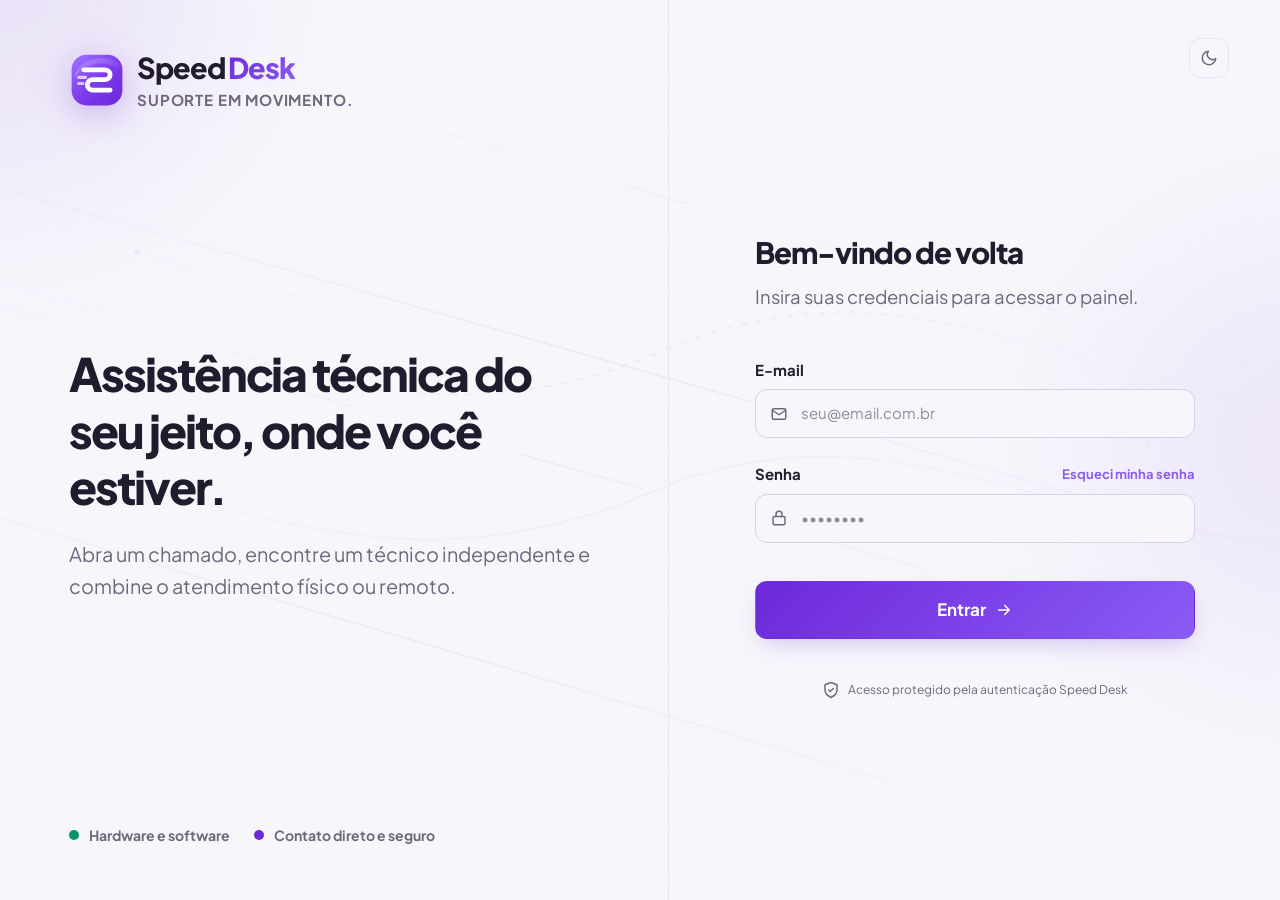
<file: frontend/index.html>
<!DOCTYPE html>
<html lang="pt-BR" data-theme="dark">
<head>
    <meta charset="UTF-8">
    <meta name="viewport" content="width=device-width, initial-scale=1.0">
    <meta name="description" content="Speed Desk — marketplace de assistência técnica.">
    <title>Entrar — Speed Desk</title>
    <link rel="preconnect" href="https://fonts.googleapis.com">
    <link rel="preconnect" href="https://fonts.gstatic.com" crossorigin>
    <link href="https://fonts.googleapis.com/css2?family=Plus+Jakarta+Sans:wght@400;500;600;700;800&display=swap" rel="stylesheet">
    <link rel="stylesheet" href="css/style.css?v=20260821.4">
    <script>
        (() => {
            const savedTheme = localStorage.getItem('speeddesk-theme');
            const preferredTheme = savedTheme === 'light' || savedTheme === 'dark'
                ? savedTheme
                : (window.matchMedia('(prefers-color-scheme: light)').matches ? 'light' : 'dark');
            document.documentElement.dataset.theme = preferredTheme;
            document.documentElement.style.colorScheme = preferredTheme;
        })();
    </script>
</head>
<body>
    <div class="velocity-background" aria-hidden="true">
        <div class="velocity-lines"></div>
    </div>

    <main class="login-page">
        <section class="login-brand-panel" aria-labelledby="brandHeadline">
            <a class="brand-lockup" href="index.html" aria-label="Speed Desk — página de login">
                <img class="brand-mark" src="assets/logo.svg" alt="">
                <span class="brand-copy">
                    <span class="brand-name">Speed <span class="brand-name-accent">Desk</span></span>
                    <span class="brand-tagline">Suporte em movimento.</span>
                </span>
            </a>

            <div class="login-message">
                <h1 id="brandHeadline">Assistência técnica do seu jeito, onde você estiver.</h1>
                <p>Abra um chamado, encontre um técnico independente e combine o atendimento físico ou remoto.</p>
            </div>

            <div class="login-highlights" aria-label="Destaques da plataforma">
                <span class="login-highlight">
                    <span class="login-highlight-dot" aria-hidden="true"></span>
                    Hardware e software
                </span>
                <span class="login-highlight">
                    <span class="login-highlight-dot" aria-hidden="true"></span>
                    Contato direto e seguro
                </span>
            </div>
        </section>

        <section class="login-form-panel" aria-labelledby="formTitle">
            <div class="login-theme-control">
                <button id="toggleThemeBtn" class="icon-button" type="button" aria-label="Alternar tema claro e escuro">
                    <svg class="icon theme-icon theme-icon-sun" viewBox="0 0 24 24" aria-hidden="true">
                        <circle cx="12" cy="12" r="4"></circle>
                        <path d="M12 2v2M12 20v2M4.93 4.93l1.42 1.42M17.66 17.66l1.41 1.41M2 12h2M20 12h2M4.93 19.07l1.42-1.42M17.66 6.34l1.41-1.41"></path>
                    </svg>
                    <svg class="icon theme-icon theme-icon-moon" viewBox="0 0 24 24" aria-hidden="true">
                        <path d="M21 12.79A9 9 0 1 1 11.21 3 7 7 0 0 0 21 12.79z"></path>
                    </svg>
                </button>
            </div>

            <div class="auth-container">
                <header class="auth-header">
                    <h2 id="formTitle">Bem-vindo de volta</h2>
                    <p>Insira suas credenciais para acessar o painel.</p>
                </header>

                <div id="loginError" class="login-error" role="alert" aria-live="polite" hidden></div>

                <form id="loginForm" class="login-form">
                    <div class="form-group">
                        <label class="form-label" for="email">E-mail</label>
                        <div class="input-shell">
                            <svg class="icon" viewBox="0 0 24 24" aria-hidden="true">
                                <rect x="3" y="5" width="18" height="14" rx="2"></rect>
                                <path d="m3 7 9 6 9-6"></path>
                            </svg>
                            <input
                                class="form-control"
                                id="email"
                                name="email"
                                type="email"
                                autocomplete="email"
                                placeholder="seu@email.com.br"
                                required
                            >
                        </div>
                    </div>

                    <div class="form-group">
                        <div class="password-label-row">
                            <label class="form-label" for="password">Senha</label>
                            <a class="forgot-password" href="redefinir-senha.html">
                                Esqueci minha senha
                            </a>
                        </div>
                        <div class="input-shell">
                            <svg class="icon" viewBox="0 0 24 24" aria-hidden="true">
                                <rect x="4" y="10" width="16" height="11" rx="2"></rect>
                                <path d="M8 10V7a4 4 0 0 1 8 0v3"></path>
                            </svg>
                            <input
                                class="form-control"
                                id="password"
                                name="password"
                                type="password"
                                autocomplete="current-password"
                                placeholder="••••••••"
                                required
                            >
                        </div>
                    </div>

                    <button id="submitBtn" class="btn btn-primary login-submit" type="submit">
                        <span>Entrar</span>
                        <svg class="icon" viewBox="0 0 24 24" aria-hidden="true">
                            <path d="M5 12h14M13 6l6 6-6 6"></path>
                        </svg>
                    </button>
                </form>

                <p class="login-security-note">
                    <svg class="icon" viewBox="0 0 24 24" aria-hidden="true">
                        <path d="M12 22s8-4 8-10V5l-8-3-8 3v7c0 6 8 10 8 10z"></path>
                        <path d="m9 12 2 2 4-4"></path>
                    </svg>
                    Acesso protegido pela autenticação Speed Desk
                </p>
            </div>
        </section>
    </main>

    <script type="module" src="js/login.js"></script>
</body>
</html>
</file>
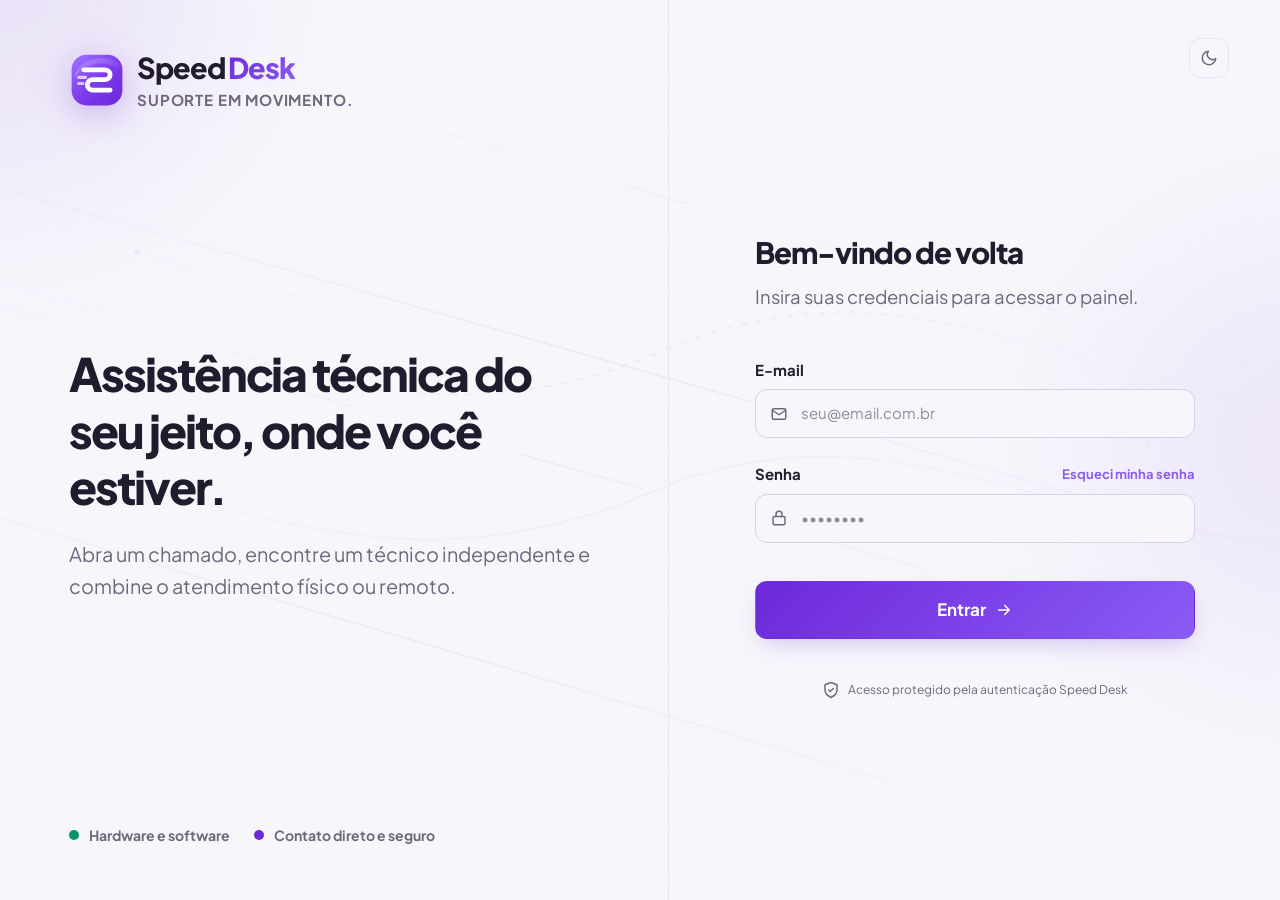
<file: frontend/assets.html>
<!DOCTYPE html>
<html lang="pt-BR" data-theme="dark">
<head>
    <meta charset="UTF-8">
    <meta name="viewport" content="width=device-width, initial-scale=1.0">
    <meta name="description" content="Seus equipamentos cadastrados no Speed Desk.">
    <title>Ativos — Speed Desk</title>
    <link rel="preconnect" href="https://fonts.googleapis.com">
    <link rel="preconnect" href="https://fonts.gstatic.com" crossorigin>
    <link href="https://fonts.googleapis.com/css2?family=JetBrains+Mono:wght@600;700;800&family=Plus+Jakarta+Sans:wght@400;500;600;700;800&display=swap" rel="stylesheet">
    <link rel="stylesheet" href="css/style.css?v=20260821.4">
    <link rel="stylesheet" href="css/assets.css?v=20260821.1">
    <script>
        (() => {
            const savedTheme = localStorage.getItem('speeddesk-theme');
            const preferredTheme = savedTheme === 'light' || savedTheme === 'dark'
                ? savedTheme
                : (window.matchMedia('(prefers-color-scheme: light)').matches ? 'light' : 'dark');
            document.documentElement.dataset.theme = preferredTheme;
            document.documentElement.style.colorScheme = preferredTheme;
        })();
    </script>
</head>
<body>
    <div class="velocity-background" aria-hidden="true">
        <div class="velocity-lines"></div>
    </div>

    <div class="app-shell">
        <aside class="sidebar" id="sidebar-container"></aside>

        <div class="main-column">
            <header class="topbar">
                <div class="topbar-start asset-topbar-start">
                    <button id="mobileMenuBtn" class="icon-button mobile-menu-button" type="button" aria-label="Abrir menu" aria-expanded="false">
                        <svg class="icon" viewBox="0 0 24 24" aria-hidden="true"><path d="M4 6h16M4 12h16M4 18h16"></path></svg>
                    </button>
                    <label class="topbar-search asset-topbar-search" for="assetQuery">
                        <svg class="icon" viewBox="0 0 24 24" aria-hidden="true"><circle cx="11" cy="11" r="8"></circle><path d="m21 21-4.35-4.35"></path></svg>
                        <span class="visually-hidden">Pesquisar ativos</span>
                        <input id="assetQuery" class="topbar-search-input" type="search" placeholder="Pesquisar por modelo, fabricante, serial ou cliente..." autocomplete="off">
                    </label>
                </div>

                <div class="topbar-actions">
                    <button id="toggleThemeBtn" class="icon-button" type="button" aria-label="Alternar tema claro e escuro">
                        <svg class="icon theme-icon theme-icon-sun" viewBox="0 0 24 24" aria-hidden="true"><circle cx="12" cy="12" r="4"></circle><path d="M12 2v2M12 20v2M4.93 4.93l1.42 1.42M17.66 17.66l1.41 1.41M2 12h2M20 12h2M4.93 19.07l1.42-1.42M17.66 6.34l1.41-1.41"></path></svg>
                        <svg class="icon theme-icon theme-icon-moon" viewBox="0 0 24 24" aria-hidden="true"><path d="M21 12.79A9 9 0 1 1 11.21 3 7 7 0 0 0 21 12.79z"></path></svg>
                    </button>
                    <div class="topbar-profile">
                        <span class="user-avatar" data-topbar-avatar></span>
                        <span class="topbar-user-copy">
                            <span class="topbar-user-name" data-topbar-name>Usuário</span>
                            <span class="topbar-user-status">Sessão ativa</span>
                        </span>
                    </div>
                </div>
            </header>

            <main class="content asset-catalog-page">
                <header class="page-heading">
                    <div class="page-heading-main">
                        <div class="page-title-row">
                            <h1 id="assetsPageTitle" class="page-title">Ativos</h1>
                            <span id="assetCount" class="live-badge" aria-live="polite">Carregando</span>
                        </div>
                        <p id="assetsPageDescription" class="page-description">Inventário central de equipamentos, garantias e histórico de atendimento.</p>
                    </div>
                    <button id="btnOpenModal" class="btn btn-primary" type="button" hidden>
                        <svg class="icon" viewBox="0 0 24 24" aria-hidden="true"><path d="M12 5v14M5 12h14"></path></svg>
                        Novo ativo
                    </button>
                </header>

                <section class="asset-summary-grid" aria-label="Resumo do inventário">
                    <article class="asset-summary-card">
                        <span class="asset-summary-icon tone-brand" aria-hidden="true">
                            <svg class="icon" viewBox="0 0 24 24"><rect x="3" y="5" width="18" height="13" rx="2"></rect><path d="M8 21h8M12 18v3"></path></svg>
                        </span>
                        <span class="asset-summary-copy"><span>Resultado atual</span><strong id="summaryTotal">—</strong></span>
                    </article>
                    <article class="asset-summary-card">
                        <span class="asset-summary-icon tone-success" aria-hidden="true">
                            <svg class="icon" viewBox="0 0 24 24"><path d="m5 12 4 4L19 6"></path></svg>
                        </span>
                        <span class="asset-summary-copy"><span>Ativos em operação</span><strong id="summaryActive">—</strong></span>
                    </article>
                    <article class="asset-summary-card">
                        <span class="asset-summary-icon tone-warning" aria-hidden="true">
                            <svg class="icon" viewBox="0 0 24 24"><path d="M12 3v3M18.4 5.6l-2.1 2.1M21 12h-3M5.6 5.6l2.1 2.1M3 12h3"></path><path d="M7 17h10M9 21h6"></path></svg>
                        </span>
                        <span class="asset-summary-copy"><span>Em manutenção</span><strong id="summaryMaintenance">—</strong></span>
                    </article>
                    <article class="asset-summary-card asset-summary-card-alert">
                        <span class="asset-summary-icon tone-danger" aria-hidden="true">
                            <svg class="icon" viewBox="0 0 24 24"><path d="M10.3 3.9 1.8 18a2 2 0 0 0 1.7 3h17a2 2 0 0 0 1.7-3L13.7 3.9a2 2 0 0 0-3.4 0z"></path><path d="M12 9v4M12 17h.01"></path></svg>
                        </span>
                        <span class="asset-summary-copy"><span>Garantias a vencer</span><strong id="summaryWarranty">—</strong></span>
                    </article>
                </section>

                <section class="page-card asset-catalog" aria-labelledby="assetFiltersTitle">
                    <div class="asset-filter-area">
                        <div class="asset-filter-heading">
                            <div>
                                <h2 id="assetFiltersTitle">Filtrar inventário</h2>
                                <p>Combine tipo, situação e garantia para localizar o equipamento certo.</p>
                            </div>
                            <button id="clearFiltersBtn" class="btn btn-secondary btn-compact" type="button">Limpar filtros</button>
                        </div>

                        <form id="assetFilters" class="asset-filter-grid">
                            <label class="asset-filter-field">
                                <span class="form-label">Tipo</span>
                                <select id="assetTypeFilter" class="form-control" name="tipo">
                                    <option value="">Todos os tipos</option>
                                    <option value="NOTEBOOK">Notebook</option>
                                    <option value="DESKTOP">Desktop</option>
                                    <option value="MONITOR">Monitor</option>
                                    <option value="IMPRESSORA">Impressora</option>
                                    <option value="SERVIDOR">Servidor</option>
                                    <option value="EQUIPAMENTO_REDE">Equipamento de rede</option>
                                    <option value="PERIFERICO">Periférico</option>
                                    <option value="OUTRO">Outro</option>
                                </select>
                            </label>
                            <label class="asset-filter-field">
                                <span class="form-label">Situação</span>
                                <select id="assetStatusFilter" class="form-control" name="status">
                                    <option value="">Todas as situações</option>
                                    <option value="ATIVO">Ativo</option>
                                    <option value="EM_MANUTENCAO">Em manutenção</option>
                                    <option value="INATIVO">Inativo</option>
                                    <option value="DESCARTADO">Descartado</option>
                                </select>
                            </label>
                            <label class="asset-filter-field">
                                <span class="form-label">Garantia</span>
                                <select id="assetWarrantyFilter" class="form-control" name="warrantyState">
                                    <option value="">Todas as garantias</option>
                                    <option value="VIGENTE">Vigente</option>
                                    <option value="EXPIRA_EM_BREVE">Expira em breve</option>
                                    <option value="EXPIRADA">Expirada</option>
                                    <option value="NAO_INFORMADA">Não informada</option>
                                    <option value="NAO_ELEGIVEL">Não elegível</option>
                                </select>
                            </label>
                            <label id="assetClientFilterGroup" class="asset-filter-field" hidden>
                                <span class="form-label">Proprietário</span>
                                <select id="assetClientFilter" class="form-control" name="clienteId" disabled>
                                    <option value="">Todos os clientes</option>
                                </select>
                            </label>
                            <button class="btn btn-primary asset-filter-submit" type="submit">
                                <svg class="icon" viewBox="0 0 24 24" aria-hidden="true"><path d="M4 5h16M7 12h10M10 19h4"></path></svg>
                                Aplicar
                            </button>
                        </form>
                    </div>

                    <div class="asset-results-head">
                        <div>
                            <h2>Equipamentos</h2>
                            <p id="assetResultsSummary" aria-live="polite">Preparando o inventário...</p>
                        </div>
                    </div>

                    <div class="table-scroll asset-table-scroll">
                        <table class="data-table asset-table">
                            <thead>
                                <tr>
                                    <th scope="col">Equipamento</th>
                                    <th scope="col">Proprietário</th>
                                    <th scope="col">Tipo</th>
                                    <th scope="col">Situação</th>
                                    <th scope="col">Garantia</th>
                                    <th scope="col">Serial</th>
                                    <th scope="col"><span class="visually-hidden">Ações</span></th>
                                </tr>
                            </thead>
                            <tbody id="assetsTableBody" aria-live="polite" aria-busy="true">
                                <tr class="asset-state-row"><td colspan="7">Carregando ativos...</td></tr>
                            </tbody>
                        </table>
                    </div>
                </section>
            </main>
        </div>
    </div>

    <div class="modal-overlay" id="assetModal" role="dialog" aria-modal="true" aria-labelledby="assetModalTitle" aria-describedby="assetModalDescription" aria-hidden="true" inert hidden>
        <div class="modal-content asset-modal-content">
            <header class="modal-header">
                <div>
                    <h2 id="assetModalTitle">Novo ativo</h2>
                    <p id="assetModalDescription" class="modal-description">Cadastre os dados de inventário e garantia do equipamento.</p>
                </div>
                <button class="modal-close" id="btnCloseModal" type="button" aria-label="Fechar">&times;</button>
            </header>
            <form id="assetForm">
                <div class="asset-form-grid">
                    <label class="form-group asset-field-wide">
                        <span class="form-label">Modelo</span>
                        <input type="text" id="assetModel" class="form-control" required maxlength="255" placeholder="Ex.: Latitude 5440" autocomplete="off">
                    </label>
                    <label class="form-group">
                        <span class="form-label">Fabricante</span>
                        <input type="text" id="assetManufacturer" class="form-control" maxlength="255" placeholder="Ex.: Dell" autocomplete="organization">
                    </label>
                    <label class="form-group">
                        <span class="form-label">Tipo</span>
                        <select id="assetType" class="form-control" required>
                            <option value="">Selecione</option>
                            <option value="NOTEBOOK">Notebook</option>
                            <option value="DESKTOP">Desktop</option>
                            <option value="MONITOR">Monitor</option>
                            <option value="IMPRESSORA">Impressora</option>
                            <option value="SERVIDOR">Servidor</option>
                            <option value="EQUIPAMENTO_REDE">Equipamento de rede</option>
                            <option value="PERIFERICO">Periférico</option>
                            <option value="OUTRO">Outro</option>
                        </select>
                    </label>
                    <label class="form-group">
                        <span class="form-label">Número de série</span>
                        <input type="text" id="assetSerial" class="form-control" required maxlength="255" placeholder="Ex.: SN-4X2K91" autocomplete="off">
                    </label>
                    <label class="form-group">
                        <span class="form-label">Situação</span>
                        <select id="assetStatus" class="form-control" required>
                            <option value="ATIVO">Ativo</option>
                            <option value="EM_MANUTENCAO">Em manutenção</option>
                            <option value="INATIVO">Inativo</option>
                            <option value="DESCARTADO">Descartado</option>
                        </select>
                    </label>
                    <label id="assetOwnerGroup" class="form-group asset-field-wide" hidden>
                        <span class="form-label">Cliente proprietário</span>
                        <select id="assetOwner" class="form-control" disabled required>
                            <option value="">Selecione o cliente</option>
                        </select>
                        <span id="assetOwnerHelper" class="form-helper">O proprietário não poderá ser trocado após o cadastro.</span>
                    </label>
                    <label class="form-group">
                        <span class="form-label">Data de compra</span>
                        <input type="date" id="assetPurchaseDate" class="form-control">
                    </label>
                    <label class="form-group">
                        <span class="form-label">Fim da garantia</span>
                        <input type="date" id="assetWarrantyEndDate" class="form-control">
                    </label>
                    <label class="form-group asset-field-wide">
                        <span class="form-label">Fornecedor da garantia</span>
                        <input type="text" id="assetWarrantyProvider" class="form-control" maxlength="255" placeholder="Fabricante, loja ou contrato" autocomplete="organization">
                    </label>
                </div>
                <p id="assetFormError" class="form-helper error asset-form-error" role="alert" hidden></p>
                <footer class="modal-actions">
                    <button type="button" class="btn btn-secondary" id="btnCancelModal">Cancelar</button>
                    <button type="submit" class="btn btn-primary" id="btnSubmitAsset">Salvar ativo</button>
                </footer>
            </form>
        </div>
    </div>

    <div id="toastRegion" class="toast-region" aria-live="polite" aria-atomic="true"></div>

    <script type="module" src="js/navigation.js?v=20260821.3"></script>
    <script type="module" src="js/assets.js?v=20260821.2"></script>
</body>
</html>
</file>
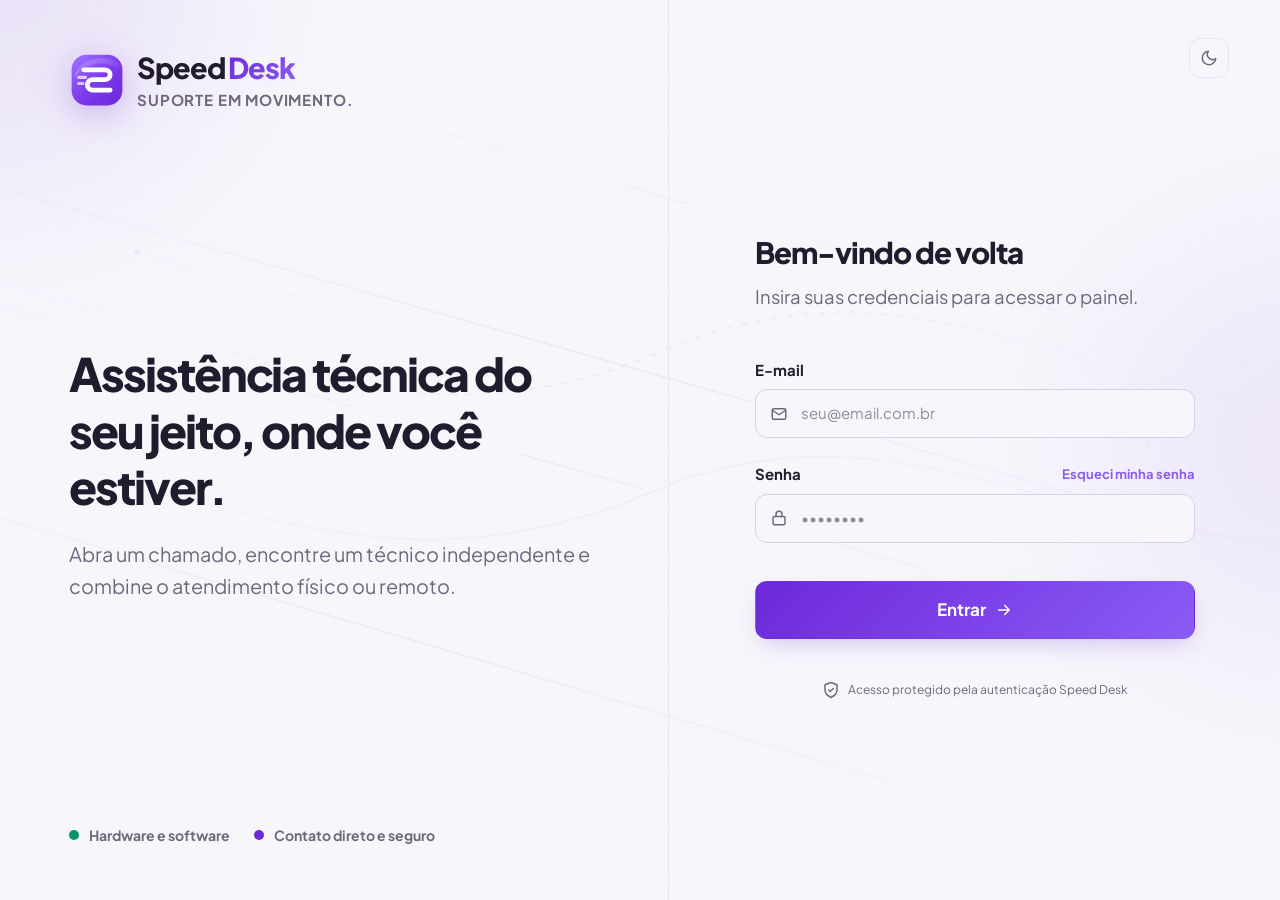
<file: frontend/assistente.html>
<!DOCTYPE html>
<html lang="pt-BR" data-theme="dark">
<head>
    <meta charset="UTF-8">
    <meta name="viewport" content="width=device-width, initial-scale=1.0">
    <meta name="description" content="Assistente inteligente do Speed Desk.">
    <title>Assistente IA — Speed Desk</title>
    <link rel="preconnect" href="https://fonts.googleapis.com">
    <link rel="preconnect" href="https://fonts.gstatic.com" crossorigin>
    <link href="https://fonts.googleapis.com/css2?family=JetBrains+Mono:wght@600;700;800&family=Plus+Jakarta+Sans:wght@400;500;600;700;800&display=swap" rel="stylesheet">
    <link rel="stylesheet" href="css/style.css?v=20260822.1">
    <script>
        (() => {
            const saved = localStorage.getItem('speeddesk-theme');
            const theme = saved === 'light' || saved === 'dark' ? saved : 'dark';
            document.documentElement.dataset.theme = theme;
            document.documentElement.style.colorScheme = theme;
        })();
    </script>
</head>
<body>
    <div class="velocity-background" aria-hidden="true"><div class="velocity-lines"></div></div>
    <div class="app-shell">
        <aside class="sidebar" id="sidebar-container"></aside>
        <div class="main-column">
            <header class="topbar">
                <div class="topbar-start">
                    <button id="mobileMenuBtn" class="icon-button mobile-menu-button" type="button" aria-label="Abrir menu" aria-expanded="false">
                        <svg class="icon" viewBox="0 0 24 24" aria-hidden="true"><path d="M4 6h16M4 12h16M4 18h16"></path></svg>
                    </button>
                    <div class="topbar-context">
                        <svg class="icon" viewBox="0 0 24 24" aria-hidden="true"><rect x="4" y="7" width="16" height="13" rx="3"></rect><path d="M12 3v4M8 12h.01M16 12h.01M9 16h6"></path></svg>
                        <span>Assistência inteligente</span>
                    </div>
                </div>
                <div class="topbar-actions">
                    <button class="icon-button notification-button" type="button" aria-label="Notificações" disabled>
                        <svg class="icon" viewBox="0 0 24 24" aria-hidden="true"><path d="M18 8a6 6 0 0 0-12 0c0 7-3 9-3 9h18s-3-2-3-9"></path><path d="M13.7 21a2 2 0 0 1-3.4 0"></path></svg>
                        <span class="notification-dot" aria-hidden="true"></span>
                    </button>
                    <button id="toggleThemeBtn" class="icon-button" type="button" aria-label="Alternar tema">
                        <svg class="icon theme-icon theme-icon-sun" viewBox="0 0 24 24" aria-hidden="true"><circle cx="12" cy="12" r="4"></circle><path d="M12 2v2M12 20v2M4.93 4.93l1.42 1.42M17.66 17.66l1.41 1.41M2 12h2M20 12h2"></path></svg>
                        <svg class="icon theme-icon theme-icon-moon" viewBox="0 0 24 24" aria-hidden="true"><path d="M21 12.79A9 9 0 1 1 11.21 3 7 7 0 0 0 21 12.79z"></path></svg>
                    </button>
                    <div class="topbar-profile"><span class="user-avatar" data-topbar-avatar></span><span class="topbar-user-copy"><span class="topbar-user-name" data-topbar-name>Usuário</span><span class="topbar-user-status">Sessão ativa</span></span></div>
                </div>
            </header>
            <main class="content assistant-page">
                <header class="page-heading">
                    <div class="page-heading-main">
                        <div class="page-title-row"><h1 class="page-title">Assistente IA</h1><span class="live-badge">AI2</span></div>
                        <p class="page-description">Organize informações e prepare respostas com contexto seguro do chamado.</p>
                    </div>
                </header>

                <div class="assistant-layout">
                    <aside class="page-card assistant-context-card">
                        <span class="assistant-symbol" aria-hidden="true">⚡</span>
                        <h2>Contexto opcional</h2>
                        <p>Vincule um chamado para receber uma orientação específica. As permissões do seu perfil continuam valendo.</p>
                        <label class="form-group" for="assistantTicketId">
                            <span class="form-label">UUID do chamado</span>
                            <input id="assistantTicketId" class="form-control" type="text" placeholder="Cole o identificador do chamado">
                        </label>
                        <div id="assistantTicketContext" class="assistant-ticket-context" hidden></div>
                        <div class="assistant-guardrail">
                            <strong>Uso responsável</strong>
                            <span>Revise toda sugestão. Nunca informe senhas, tokens ou dados sensíveis.</span>
                        </div>
                    </aside>

                    <section class="page-card assistant-chat-card" aria-labelledby="assistantChatTitle">
                        <header class="assistant-chat-header">
                            <div><h2 id="assistantChatTitle">Conversa de suporte</h2><p id="assistantSource">Modo local disponível</p></div>
                            <button id="clearAssistant" class="btn btn-secondary btn-compact" type="button">Limpar</button>
                        </header>
                        <div id="assistantMessages" class="assistant-messages" aria-live="polite">
                            <article class="assistant-message is-assistant"><strong>Speed Desk IA</strong><p>Como posso ajudar? Você pode pedir uma resposta para o cliente, próximos passos ou ajuda para complementar um chamado.</p></article>
                        </div>
                        <form id="assistantForm" class="assistant-form">
                            <label class="visually-hidden" for="assistantMessage">Sua pergunta</label>
                            <textarea id="assistantMessage" class="form-control" rows="3" maxlength="4000" required placeholder="Ex.: prepare uma resposta objetiva para solicitar mais informações..."></textarea>
                            <button id="assistantSubmit" class="btn btn-primary" type="submit">Gerar sugestão</button>
                        </form>
                    </section>
                </div>
            </main>
        </div>
    </div>
    <script type="module" src="js/navigation.js?v=20260822.1"></script>
    <script type="module" src="js/assistente.js?v=20260822.1"></script>
</body>
</html>
</file>
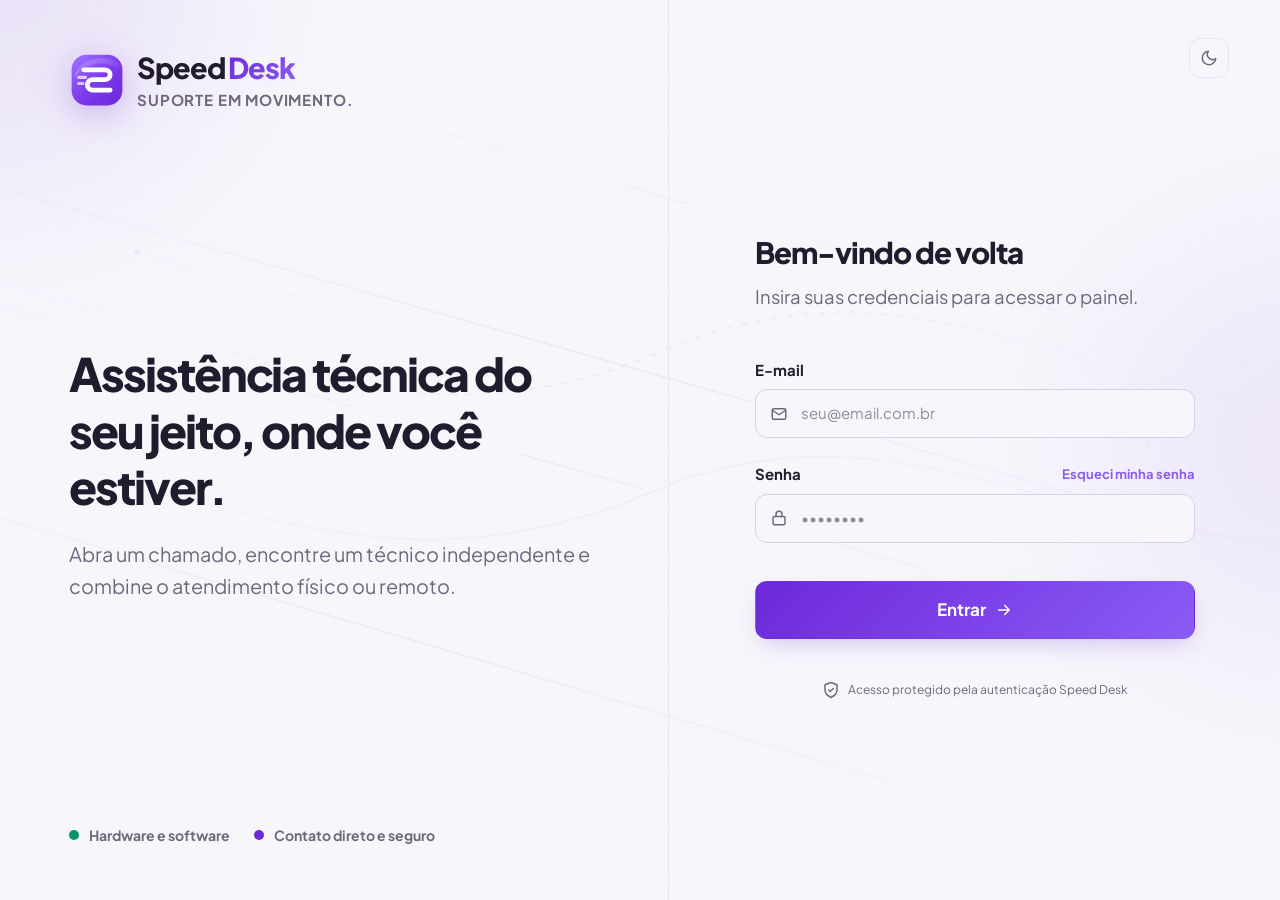
<file: frontend/ativo.html>
<!DOCTYPE html>
<html lang="pt-BR" data-theme="dark">
<head>
    <meta charset="UTF-8">
    <meta name="viewport" content="width=device-width, initial-scale=1.0">
    <meta name="description" content="Detalhes, garantia e histórico técnico de um ativo do Speed Desk.">
    <title>Detalhes do ativo — Speed Desk</title>
    <link rel="preconnect" href="https://fonts.googleapis.com">
    <link rel="preconnect" href="https://fonts.gstatic.com" crossorigin>
    <link href="https://fonts.googleapis.com/css2?family=JetBrains+Mono:wght@600;700;800&family=Plus+Jakarta+Sans:wght@400;500;600;700;800&display=swap" rel="stylesheet">
    <link rel="stylesheet" href="css/style.css?v=20260821.4">
    <link rel="stylesheet" href="css/assets.css?v=20260821.1">
    <script>
        (() => {
            const savedTheme = localStorage.getItem('speeddesk-theme');
            const preferredTheme = savedTheme === 'light' || savedTheme === 'dark'
                ? savedTheme
                : (window.matchMedia('(prefers-color-scheme: light)').matches ? 'light' : 'dark');
            document.documentElement.dataset.theme = preferredTheme;
            document.documentElement.style.colorScheme = preferredTheme;
        })();
    </script>
</head>
<body>
    <div class="velocity-background" aria-hidden="true"><div class="velocity-lines"></div></div>

    <div class="app-shell">
        <aside class="sidebar" id="sidebar-container"></aside>

        <div class="main-column">
            <header class="topbar">
                <div class="topbar-start">
                    <button id="mobileMenuBtn" class="icon-button mobile-menu-button" type="button" aria-label="Abrir menu" aria-expanded="false">
                        <svg class="icon" viewBox="0 0 24 24" aria-hidden="true"><path d="M4 6h16M4 12h16M4 18h16"></path></svg>
                    </button>
                    <div class="topbar-context">
                        <svg class="icon" viewBox="0 0 24 24" aria-hidden="true"><rect x="3" y="5" width="18" height="13" rx="2"></rect><path d="M8 21h8M12 18v3"></path></svg>
                        <span>Ficha do ativo</span>
                    </div>
                </div>
                <div class="topbar-actions">
                    <button id="toggleThemeBtn" class="icon-button" type="button" aria-label="Alternar tema claro e escuro">
                        <svg class="icon theme-icon theme-icon-sun" viewBox="0 0 24 24" aria-hidden="true"><circle cx="12" cy="12" r="4"></circle><path d="M12 2v2M12 20v2M4.93 4.93l1.42 1.42M17.66 17.66l1.41 1.41M2 12h2M20 12h2M4.93 19.07l1.42-1.42M17.66 6.34l1.41-1.41"></path></svg>
                        <svg class="icon theme-icon theme-icon-moon" viewBox="0 0 24 24" aria-hidden="true"><path d="M21 12.79A9 9 0 1 1 11.21 3 7 7 0 0 0 21 12.79z"></path></svg>
                    </button>
                    <div class="topbar-profile">
                        <span class="user-avatar" data-topbar-avatar></span>
                        <span class="topbar-user-copy">
                            <span class="topbar-user-name" data-topbar-name>Usuário</span>
                            <span class="topbar-user-status">Sessão ativa</span>
                        </span>
                    </div>
                </div>
            </header>

            <main class="content asset-detail-page">
                <div class="asset-detail-toolbar">
                    <a class="btn btn-secondary btn-compact" href="assets.html">
                        <svg class="icon" viewBox="0 0 24 24" aria-hidden="true"><path d="m15 18-6-6 6-6"></path></svg>
                        Voltar aos ativos
                    </a>
                    <button id="editAssetBtn" class="btn btn-primary btn-compact" type="button" hidden>
                        <svg class="icon" viewBox="0 0 24 24" aria-hidden="true"><path d="M12 20h9"></path><path d="M16.5 3.5a2.1 2.1 0 0 1 3 3L8 18l-4 1 1-4z"></path></svg>
                        Editar ativo
                    </button>
                </div>

                <section id="assetDetailLoading" class="page-card asset-detail-state" aria-live="polite">
                    <span class="asset-detail-loader" aria-hidden="true"></span>
                    <strong>Carregando ficha do ativo...</strong>
                </section>

                <section id="assetDetailError" class="page-card asset-detail-state is-error" hidden>
                    <span class="asset-detail-state-icon" aria-hidden="true">!</span>
                    <h1>Não foi possível abrir este ativo</h1>
                    <p id="assetDetailErrorMessage">Confira o endereço e tente novamente.</p>
                    <a class="btn btn-secondary" href="assets.html">Voltar ao inventário</a>
                </section>

                <div id="assetDetailContent" class="asset-detail-layout" hidden>
                    <div class="asset-detail-main">
                        <article class="page-card asset-detail-card">
                            <header class="asset-detail-hero">
                                <div class="asset-detail-eyebrow">
                                    <span id="assetTypeBadge" class="asset-type-badge tone-brand">Ativo</span>
                                    <span id="assetStatusBadge" class="asset-status-badge">Situação</span>
                                </div>
                                <h1 id="assetModelTitle">Ativo</h1>
                                <p id="assetHeroMeta">Dados de inventário</p>
                                <code id="assetIdCode" class="asset-id-code"></code>
                            </header>

                            <section class="asset-detail-section" aria-labelledby="inventoryTitle">
                                <div class="asset-section-heading">
                                    <span class="asset-section-icon" aria-hidden="true">
                                        <svg class="icon" viewBox="0 0 24 24"><path d="M4 4h16v16H4zM4 9h16M9 4v16"></path></svg>
                                    </span>
                                    <div><h2 id="inventoryTitle">Dados de inventário</h2><p>Identificação, ciclo de vida e aquisição do equipamento.</p></div>
                                </div>
                                <dl id="assetInventoryFields" class="asset-detail-fields"></dl>
                            </section>

                            <section class="asset-detail-section" aria-labelledby="ticketsTitle">
                                <div class="asset-section-heading">
                                    <span class="asset-section-icon" aria-hidden="true">
                                        <svg class="icon" viewBox="0 0 24 24"><path d="M3 7a2 2 0 0 0 2-2h14a2 2 0 0 0 2 2v3a2 2 0 0 0 0 4v3a2 2 0 0 0-2 2H5a2 2 0 0 0-2-2v-3a2 2 0 0 0 0-4z"></path><path d="M13 5v2M13 17v2M13 10v4"></path></svg>
                                    </span>
                                    <div><h2 id="ticketsTitle">Chamados deste ativo</h2><p>Ocorrências relacionadas ao equipamento, da mais recente para a mais antiga.</p></div>
                                </div>
                                <div id="assetTickets" class="asset-related-list" aria-live="polite"></div>
                            </section>

                            <section class="asset-detail-section" aria-labelledby="historyTitle">
                                <div class="asset-section-heading">
                                    <span class="asset-section-icon" aria-hidden="true">
                                        <svg class="icon" viewBox="0 0 24 24"><path d="M3 12a9 9 0 1 0 3-6.7L3 8"></path><path d="M3 3v5h5M12 7v5l3 2"></path></svg>
                                    </span>
                                    <div><h2 id="historyTitle">Histórico técnico</h2><p>Registros específicos das manutenções de hardware vinculadas ao ativo.</p></div>
                                </div>
                                <div id="assetTechnicalHistory" class="asset-history-list" aria-live="polite"></div>
                            </section>
                        </article>
                    </div>

                    <aside class="asset-detail-aside">
                        <article id="assetWarrantyCard" class="asset-warranty-card">
                            <span class="asset-detail-card-label">Garantia</span>
                            <strong id="assetWarrantyTitle">Não informada</strong>
                            <p id="assetWarrantyDescription">Nenhuma data de garantia foi cadastrada.</p>
                            <div class="asset-warranty-progress" aria-hidden="true"><span id="assetWarrantyProgress"></span></div>
                            <dl class="asset-aside-fields">
                                <div><dt>Data final</dt><dd id="assetWarrantyDate">—</dd></div>
                                <div><dt>Fornecedor</dt><dd id="assetWarrantyProviderText">—</dd></div>
                            </dl>
                        </article>

                        <article class="asset-info-card">
                            <header class="asset-info-card-header">
                                <svg class="icon" viewBox="0 0 24 24" aria-hidden="true"><path d="M20 21a8 8 0 0 0-16 0"></path><circle cx="12" cy="7" r="4"></circle></svg>
                                <h2>Proprietário</h2>
                            </header>
                            <strong id="assetOwnerName">Cliente vinculado</strong>
                            <span id="assetOwnerMeta">—</span>
                        </article>

                        <article class="asset-info-card">
                            <header class="asset-info-card-header">
                                <svg class="icon" viewBox="0 0 24 24" aria-hidden="true"><path d="M12 8v4l3 2"></path><circle cx="12" cy="12" r="9"></circle></svg>
                                <h2>Controle do registro</h2>
                            </header>
                            <dl class="asset-aside-fields">
                                <div><dt>Cadastrado em</dt><dd id="assetCreatedAt">—</dd></div>
                                <div><dt>Atualizado em</dt><dd id="assetUpdatedAt">—</dd></div>
                                <div><dt>Versão</dt><dd id="assetVersion">—</dd></div>
                            </dl>
                        </article>
                    </aside>
                </div>
            </main>
        </div>
    </div>

    <div class="modal-overlay" id="editAssetModal" role="dialog" aria-modal="true" aria-labelledby="editAssetModalTitle" aria-describedby="editAssetModalDescription" aria-hidden="true" inert hidden>
        <div class="modal-content asset-modal-content">
            <header class="modal-header">
                <div>
                    <h2 id="editAssetModalTitle">Editar ativo</h2>
                    <p id="editAssetModalDescription" class="modal-description">Atualize os dados do equipamento sem alterar seu proprietário.</p>
                </div>
                <button class="modal-close" id="closeEditAssetModal" type="button" aria-label="Fechar">&times;</button>
            </header>
            <form id="editAssetForm">
                <div class="asset-form-grid">
                    <label class="form-group asset-field-wide">
                        <span class="form-label">Modelo</span>
                        <input type="text" id="editAssetModel" class="form-control" required maxlength="255">
                    </label>
                    <label class="form-group">
                        <span class="form-label">Fabricante</span>
                        <input type="text" id="editAssetManufacturer" class="form-control" maxlength="255">
                    </label>
                    <label class="form-group">
                        <span class="form-label">Tipo</span>
                        <select id="editAssetType" class="form-control" required>
                            <option value="NOTEBOOK">Notebook</option><option value="DESKTOP">Desktop</option><option value="MONITOR">Monitor</option><option value="IMPRESSORA">Impressora</option><option value="SERVIDOR">Servidor</option><option value="EQUIPAMENTO_REDE">Equipamento de rede</option><option value="PERIFERICO">Periférico</option><option value="OUTRO">Outro</option>
                        </select>
                    </label>
                    <label class="form-group">
                        <span class="form-label">Número de série</span>
                        <input type="text" id="editAssetSerial" class="form-control" required maxlength="255">
                    </label>
                    <label class="form-group">
                        <span class="form-label">Situação</span>
                        <select id="editAssetStatus" class="form-control" required>
                            <option value="ATIVO">Ativo</option><option value="EM_MANUTENCAO">Em manutenção</option><option value="INATIVO">Inativo</option><option value="DESCARTADO">Descartado</option>
                        </select>
                    </label>
                    <label class="form-group asset-field-wide">
                        <span class="form-label">Proprietário</span>
                        <input type="text" id="editAssetOwner" class="form-control" disabled>
                        <span class="form-helper">O proprietário de um ativo é imutável.</span>
                    </label>
                    <label class="form-group">
                        <span class="form-label">Data de compra</span>
                        <input type="date" id="editAssetPurchaseDate" class="form-control">
                    </label>
                    <label class="form-group">
                        <span class="form-label">Fim da garantia</span>
                        <input type="date" id="editAssetWarrantyEndDate" class="form-control">
                    </label>
                    <label class="form-group asset-field-wide">
                        <span class="form-label">Fornecedor da garantia</span>
                        <input type="text" id="editAssetWarrantyProvider" class="form-control" maxlength="255">
                    </label>
                </div>
                <p id="editAssetFormError" class="form-helper error asset-form-error" role="alert" hidden></p>
                <footer class="modal-actions">
                    <button type="button" class="btn btn-secondary" id="cancelEditAsset">Cancelar</button>
                    <button type="submit" class="btn btn-primary" id="submitEditAsset">Salvar alterações</button>
                </footer>
            </form>
        </div>
    </div>

    <div id="toastRegion" class="toast-region" aria-live="polite" aria-atomic="true"></div>
    <script type="module" src="js/navigation.js?v=20260821.3"></script>
    <script type="module" src="js/ativo.js?v=20260821.1"></script>
</body>
</html>
</file>
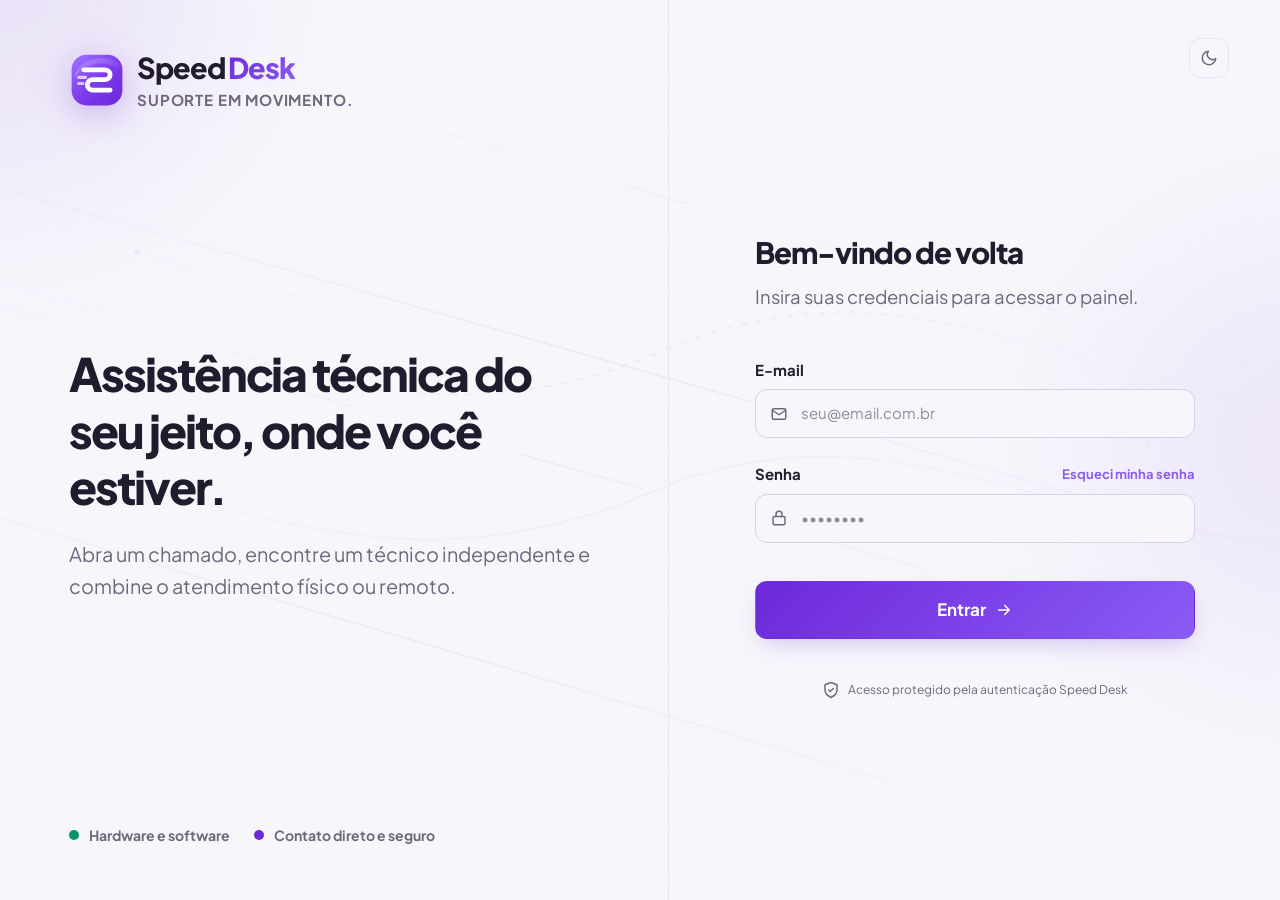
<file: frontend/chamado.html>
<!DOCTYPE html>
<html lang="pt-BR" data-theme="dark">
<head>
    <meta charset="UTF-8">
    <meta name="viewport" content="width=device-width, initial-scale=1.0">
    <meta name="description" content="Detalhes de um chamado do Speed Desk.">
    <title>Detalhes do chamado — Speed Desk</title>
    <link rel="preconnect" href="https://fonts.googleapis.com">
    <link rel="preconnect" href="https://fonts.gstatic.com" crossorigin>
    <link href="https://fonts.googleapis.com/css2?family=JetBrains+Mono:wght@600;700;800&family=Plus+Jakarta+Sans:wght@400;500;600;700;800&display=swap" rel="stylesheet">
    <link rel="stylesheet" href="css/style.css?v=20260821.5">
    <script>
        (() => {
            const savedTheme = localStorage.getItem('speeddesk-theme');
            const preferredTheme = savedTheme === 'light' || savedTheme === 'dark'
                ? savedTheme
                : (window.matchMedia('(prefers-color-scheme: light)').matches ? 'light' : 'dark');
            document.documentElement.dataset.theme = preferredTheme;
            document.documentElement.style.colorScheme = preferredTheme;
        })();
    </script>
</head>
<body>
    <div class="velocity-background" aria-hidden="true">
        <div class="velocity-lines"></div>
    </div>

    <div class="app-shell">
        <aside class="sidebar" id="sidebar-container"></aside>

        <div class="main-column">
            <header class="topbar">
                <div class="topbar-start">
                    <button id="mobileMenuBtn" class="icon-button mobile-menu-button" type="button" aria-label="Abrir menu" aria-expanded="false">
                        <svg class="icon" viewBox="0 0 24 24" aria-hidden="true">
                            <path d="M4 6h16M4 12h16M4 18h16"></path>
                        </svg>
                    </button>

                    <div class="topbar-context">
                        <svg class="icon" viewBox="0 0 24 24" aria-hidden="true">
                            <path d="M9 18l-6-6 6-6M3 12h18"></path>
                        </svg>
                        <span>Detalhes do chamado</span>
                    </div>
                </div>

                <div class="topbar-actions">
                    <button id="toggleThemeBtn" class="icon-button" type="button" aria-label="Alternar tema claro e escuro">
                        <svg class="icon theme-icon theme-icon-sun" viewBox="0 0 24 24" aria-hidden="true">
                            <circle cx="12" cy="12" r="4"></circle>
                            <path d="M12 2v2M12 20v2M4.93 4.93l1.42 1.42M17.66 17.66l1.41 1.41M2 12h2M20 12h2M4.93 19.07l1.42-1.42M17.66 6.34l1.41-1.41"></path>
                        </svg>
                        <svg class="icon theme-icon theme-icon-moon" viewBox="0 0 24 24" aria-hidden="true">
                            <path d="M21 12.79A9 9 0 1 1 11.21 3 7 7 0 0 0 21 12.79z"></path>
                        </svg>
                    </button>

                    <div class="topbar-profile">
                        <span class="user-avatar" data-topbar-avatar></span>
                        <span class="topbar-user-copy">
                            <span class="topbar-user-name" data-topbar-name>Usuário</span>
                            <span class="topbar-user-status">Sessão ativa</span>
                        </span>
                    </div>
                </div>
            </header>

            <main class="content">
                <nav class="detail-toolbar" aria-label="Navegação dos detalhes">
                    <a class="btn btn-secondary btn-compact" href="chamados.html">
                        <svg class="icon" viewBox="0 0 24 24" aria-hidden="true"><path d="M19 12H5M12 19l-7-7 7-7"></path></svg>
                        Voltar aos chamados
                    </a>
                    <a id="assistantTicketLink" class="btn btn-secondary btn-compact" href="assistente.html">
                        <svg class="icon" viewBox="0 0 24 24" aria-hidden="true"><rect x="4" y="7" width="16" height="13" rx="3"></rect><path d="M12 3v4M8 12h.01M16 12h.01M9 16h6"></path></svg>
                        Consultar assistente
                    </a>
                </nav>

                <div id="ticketDetail" class="ticket-detail-root" aria-live="polite" aria-busy="true">
                    <section class="page-card detail-state-card">
                        <div class="loading-state">Carregando detalhes do chamado...</div>
                    </section>
                </div>
            </main>
        </div>
    </div>

    <div id="ticketActionModal" class="modal-overlay" role="dialog" aria-modal="true" aria-labelledby="ticketActionTitle" aria-describedby="ticketActionDescription" aria-hidden="true" inert hidden>
        <div class="modal-content modal-content-compact">
            <div class="modal-header">
                <h2 id="ticketActionTitle">Confirmar ação</h2>
                <button id="closeTicketActionModal" class="modal-close" type="button" aria-label="Fechar">&times;</button>
            </div>
            <p id="ticketActionDescription" class="modal-description"></p>
            <div id="ticketPauseReasonField" class="form-group ticket-pause-reason" hidden>
                <label for="ticketPauseReason" class="form-label">Motivo da pausa</label>
                <textarea id="ticketPauseReason" class="form-control" rows="4" maxlength="500" placeholder="Explique por que o SLA deve ser pausado."></textarea>
                <span class="field-hint">Obrigatório, com no máximo 500 caracteres.</span>
            </div>
            <div id="ticketActionFeedback" class="feedback" role="alert" aria-live="assertive" hidden></div>
            <div class="modal-actions">
                <button id="cancelTicketAction" class="btn btn-secondary" type="button">Cancelar</button>
                <button id="confirmTicketAction" class="btn btn-primary" type="button">Confirmar</button>
            </div>
        </div>
    </div>

    <div id="ticketToastRegion" class="toast-region" role="status" aria-live="polite"></div>

    <script type="module" src="js/navigation.js?v=20260821.3"></script>
    <script type="module" src="js/chamado.js?v=20260821.5"></script>
</body>
</html>
</file>
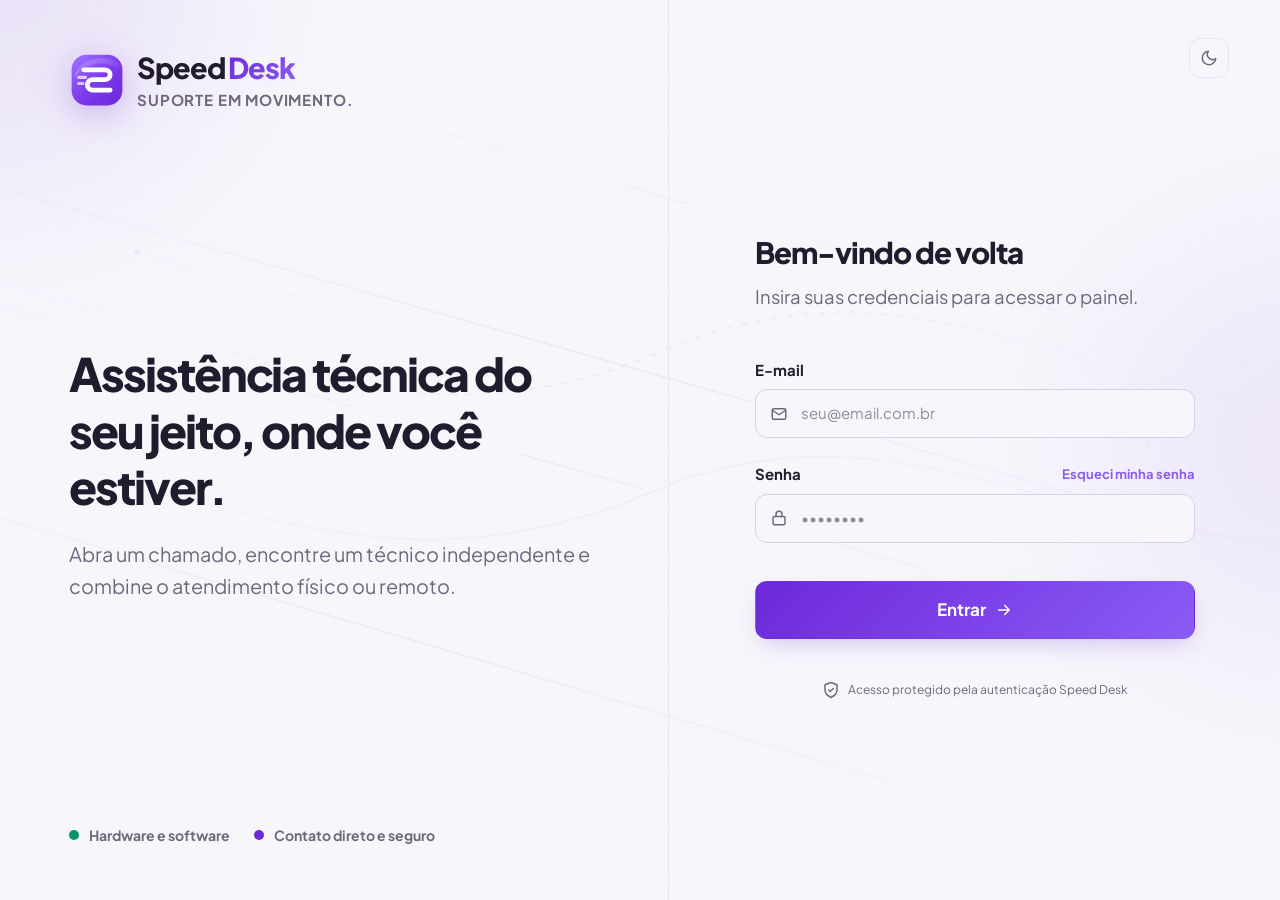
<file: frontend/chamados.html>
<!DOCTYPE html>
<html lang="pt-BR" data-theme="dark">
<head>
    <meta charset="UTF-8">
    <meta name="viewport" content="width=device-width, initial-scale=1.0">
    <meta name="description" content="Lista completa de chamados do Speed Desk.">
    <title>Chamados — Speed Desk</title>
    <link rel="preconnect" href="https://fonts.googleapis.com">
    <link rel="preconnect" href="https://fonts.gstatic.com" crossorigin>
    <link href="https://fonts.googleapis.com/css2?family=JetBrains+Mono:wght@600;700;800&family=Plus+Jakarta+Sans:wght@400;500;600;700;800&display=swap" rel="stylesheet">
    <link rel="stylesheet" href="css/style.css?v=20260821.4">
    <script>
        (() => {
            const savedTheme = localStorage.getItem('speeddesk-theme');
            const preferredTheme = savedTheme === 'light' || savedTheme === 'dark'
                ? savedTheme
                : (window.matchMedia('(prefers-color-scheme: light)').matches ? 'light' : 'dark');
            document.documentElement.dataset.theme = preferredTheme;
            document.documentElement.style.colorScheme = preferredTheme;
        })();
    </script>
</head>
<body>
    <div class="velocity-background" aria-hidden="true">
        <div class="velocity-lines"></div>
    </div>

    <div class="app-shell">
        <aside class="sidebar" id="sidebar-container"></aside>

        <div class="main-column">
            <header class="topbar">
                <div class="topbar-start">
                    <button id="mobileMenuBtn" class="icon-button mobile-menu-button" type="button" aria-label="Abrir menu" aria-expanded="false">
                        <svg class="icon" viewBox="0 0 24 24" aria-hidden="true">
                            <path d="M4 6h16M4 12h16M4 18h16"></path>
                        </svg>
                    </button>

                    <div class="topbar-context">
                        <svg class="icon" viewBox="0 0 24 24" aria-hidden="true">
                            <path d="M3 7a2 2 0 0 0 2-2h14a2 2 0 0 0 2 2v3a2 2 0 0 0 0 4v3a2 2 0 0 0-2 2H5a2 2 0 0 0-2-2v-3a2 2 0 0 0 0-4z"></path>
                            <path d="M13 5v2M13 17v2M13 10v4"></path>
                        </svg>
                        <span>Central de chamados</span>
                    </div>
                </div>

                <div class="topbar-actions">
                    <button class="icon-button notification-button" type="button" aria-label="Notificações — em breve" title="Notificações em breve" disabled>
                        <svg class="icon" viewBox="0 0 24 24" aria-hidden="true">
                            <path d="M18 8a6 6 0 0 0-12 0c0 7-3 9-3 9h18s-3-2-3-9"></path>
                            <path d="M13.7 21a2 2 0 0 1-3.4 0"></path>
                        </svg>
                        <span class="notification-dot" aria-hidden="true"></span>
                    </button>

                    <button id="toggleThemeBtn" class="icon-button" type="button" aria-label="Alternar tema claro e escuro">
                        <svg class="icon theme-icon theme-icon-sun" viewBox="0 0 24 24" aria-hidden="true">
                            <circle cx="12" cy="12" r="4"></circle>
                            <path d="M12 2v2M12 20v2M4.93 4.93l1.42 1.42M17.66 17.66l1.41 1.41M2 12h2M20 12h2M4.93 19.07l1.42-1.42M17.66 6.34l1.41-1.41"></path>
                        </svg>
                        <svg class="icon theme-icon theme-icon-moon" viewBox="0 0 24 24" aria-hidden="true">
                            <path d="M21 12.79A9 9 0 1 1 11.21 3 7 7 0 0 0 21 12.79z"></path>
                        </svg>
                    </button>

                    <div class="topbar-profile">
                        <span class="user-avatar" data-topbar-avatar></span>
                        <span class="topbar-user-copy">
                            <span class="topbar-user-name" data-topbar-name>Usuário</span>
                            <span class="topbar-user-status">Sessão ativa</span>
                        </span>
                    </div>
                </div>
            </header>

            <main class="content">
                <header class="page-heading">
                    <div class="page-heading-main">
                        <div class="page-title-row">
                            <h1 id="ticketsPageTitle" class="page-title">Chamados</h1>
                            <span id="ticketsTotal" class="live-badge">Carregando</span>
                        </div>
                        <p id="ticketsPageDescription" class="page-description">Consulte e filtre toda a fila disponível para o seu perfil.</p>
                    </div>
                </header>

                <section class="page-card tickets-catalog" aria-labelledby="filtersTitle">
                    <div class="catalog-filter-area">
                        <div class="catalog-filter-heading">
                            <div>
                                <h2 id="filtersTitle">Localizar chamados</h2>
                                <p>Os filtros são enviados à API e podem ser combinados.</p>
                            </div>
                            <button id="clearFiltersBtn" class="btn btn-secondary btn-compact" type="button">Limpar filtros</button>
                        </div>

                        <form id="ticketFilters" class="catalog-filters">
                            <label class="catalog-search-field">
                                <span class="form-label">Busca</span>
                                <span class="input-shell">
                                    <svg class="icon" viewBox="0 0 24 24" aria-hidden="true">
                                        <circle cx="11" cy="11" r="8"></circle>
                                        <path d="m21 21-4.35-4.35"></path>
                                    </svg>
                                    <input id="ticketQuery" class="form-control" type="search" name="query" placeholder="Código, título, cliente ou problema..." autocomplete="off">
                                </span>
                            </label>

                            <label class="catalog-filter-field">
                                <span class="form-label">Status</span>
                                <select id="statusFilter" class="form-control" name="status">
                                    <option value="">Todos</option>
                                    <option value="RECEBIDO">Recebido</option>
                                    <option value="EM_TRIAGEM">Em triagem</option>
                                    <option value="EM_ATENDIMENTO">Em atendimento</option>
                                    <option value="AGUARDANDO_CLIENTE">Aguardando cliente</option>
                                    <option value="AGUARDANDO_PECA">Aguardando peça</option>
                                    <option value="AGUARDANDO_PAGAMENTO">Aguardando pagamento</option>
                                    <option value="RESOLVIDO">Resolvido</option>
                                    <option value="FECHADO">Fechado</option>
                                </select>
                            </label>

                            <label class="catalog-filter-field">
                                <span class="form-label">Prioridade</span>
                                <select id="priorityFilter" class="form-control" name="prioridade">
                                    <option value="">Todas</option>
                                    <option value="BAIXA">Baixa</option>
                                    <option value="NORMAL">Normal</option>
                                    <option value="ALTA">Alta</option>
                                    <option value="CRITICA">Crítica</option>
                                </select>
                            </label>

                            <label class="catalog-filter-field">
                                <span class="form-label">Tipo</span>
                                <select id="typeFilter" class="form-control" name="ticketType">
                                    <option value="">Todos</option>
                                    <option value="GERAL">Geral</option>
                                    <option value="HARDWARE">Hardware</option>
                                    <option value="SOFTWARE">Software</option>
                                </select>
                            </label>

                            <label class="catalog-filter-field">
                                <span class="form-label">Categoria</span>
                                <select id="categoryFilter" class="form-control" name="categoryId" disabled>
                                    <option value="">Todas</option>
                                </select>
                            </label>

                            <label class="catalog-filter-field">
                                <span class="form-label">Responsável</span>
                                <select id="technicianFilter" class="form-control" name="tecnicoId">
                                    <option value="">Todos</option>
                                </select>
                            </label>

                            <button class="btn btn-primary catalog-apply-button" type="submit">
                                <svg class="icon" viewBox="0 0 24 24" aria-hidden="true"><path d="M4 5h16M7 12h10M10 19h4"></path></svg>
                                Aplicar filtros
                            </button>
                        </form>
                    </div>

                    <div class="catalog-results-head">
                        <div>
                            <h2>Resultados</h2>
                            <p id="resultsSummary" aria-live="polite">Preparando a consulta...</p>
                        </div>
                    </div>

                    <div class="table-scroll ticket-table-scroll">
                        <table class="data-table ticket-table">
                            <thead>
                                <tr>
                                    <th scope="col">Código</th>
                                    <th scope="col">Chamado</th>
                                    <th scope="col">Solicitante</th>
                                    <th scope="col">Responsável</th>
                                    <th scope="col">Classificação</th>
                                    <th scope="col">Status e SLA</th>
                                </tr>
                            </thead>
                            <tbody id="ticketsTableBody" aria-live="polite" aria-busy="true">
                                <tr class="table-state-row"><td colspan="6">Carregando chamados...</td></tr>
                            </tbody>
                        </table>
                    </div>
                </section>
            </main>
        </div>
    </div>

    <script type="module" src="js/navigation.js?v=20260821.2"></script>
    <script type="module" src="js/chamados.js?v=20260821.3"></script>
</body>
</html>
</file>
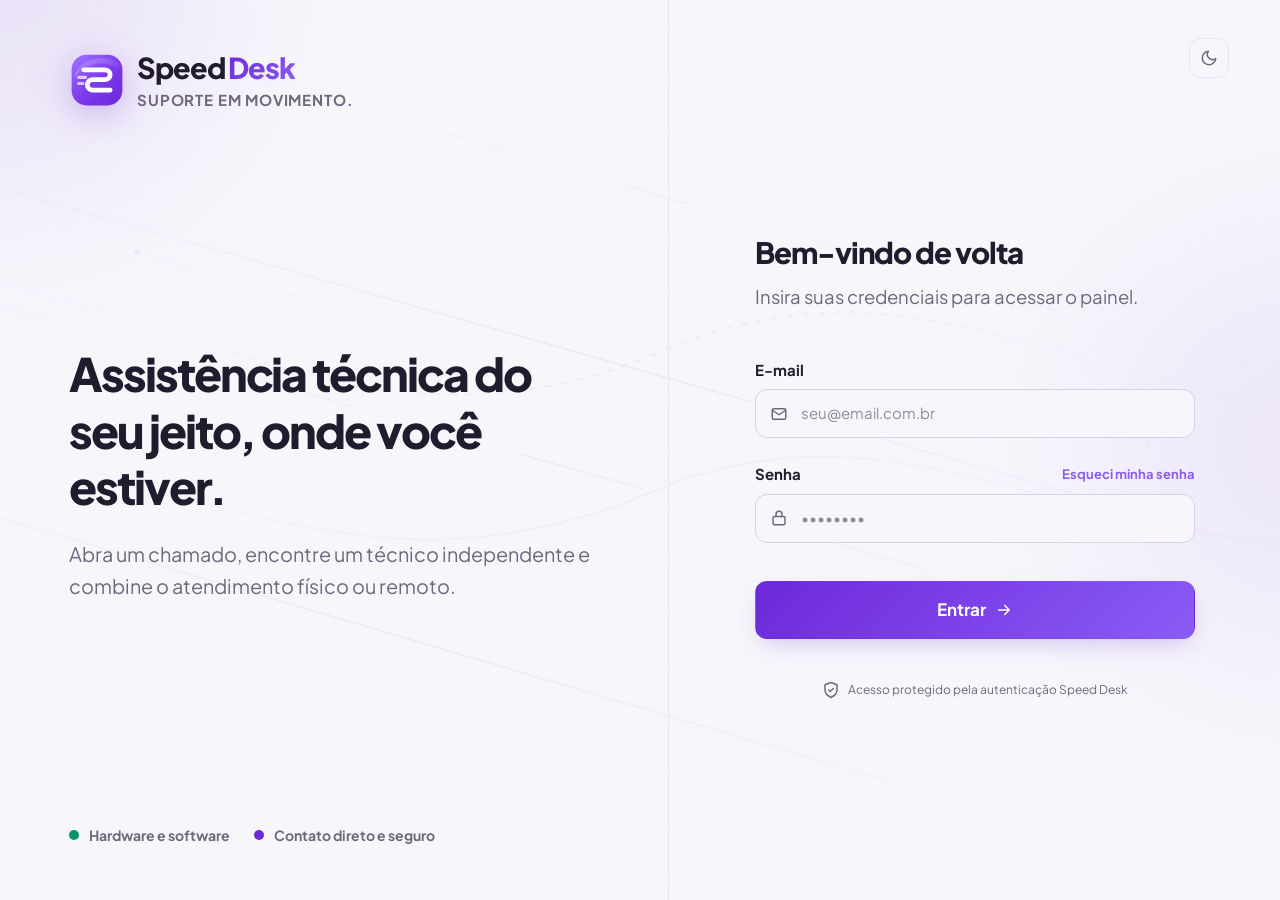
<file: frontend/dashboard.html>
<!DOCTYPE html>
<html lang="pt-BR" data-theme="dark">
<head>
    <meta charset="UTF-8">
    <meta name="viewport" content="width=device-width, initial-scale=1.0">
    <meta name="description" content="Painel operacional do Speed Desk.">
    <title>Painel de Controle — Speed Desk</title>
    <link rel="preconnect" href="https://fonts.googleapis.com">
    <link rel="preconnect" href="https://fonts.gstatic.com" crossorigin>
    <link href="https://fonts.googleapis.com/css2?family=JetBrains+Mono:wght@600;700;800&family=Plus+Jakarta+Sans:wght@400;500;600;700;800&display=swap" rel="stylesheet">
    <link rel="stylesheet" href="css/style.css?v=20260822.1">
    <script>
        (() => {
            const savedTheme = localStorage.getItem('speeddesk-theme');
            const preferredTheme = savedTheme === 'light' || savedTheme === 'dark'
                ? savedTheme
                : (window.matchMedia('(prefers-color-scheme: light)').matches ? 'light' : 'dark');
            document.documentElement.dataset.theme = preferredTheme;
            document.documentElement.style.colorScheme = preferredTheme;
        })();
    </script>
</head>
<body>
    <div class="velocity-background" aria-hidden="true">
        <div class="velocity-lines"></div>
    </div>

    <div class="app-shell">
        <aside class="sidebar" id="sidebar-container"></aside>

        <div class="main-column">
            <header class="topbar">
                <div class="topbar-start">
                    <button id="mobileMenuBtn" class="icon-button mobile-menu-button" type="button" aria-label="Abrir menu" aria-expanded="false">
                        <svg class="icon" viewBox="0 0 24 24" aria-hidden="true">
                            <path d="M4 6h16M4 12h16M4 18h16"></path>
                        </svg>
                    </button>

                    <label class="topbar-search" for="ticketSearch">
                        <span class="visually-hidden">Pesquisar chamados</span>
                        <svg class="icon" viewBox="0 0 24 24" aria-hidden="true">
                            <circle cx="11" cy="11" r="8"></circle>
                            <path d="m21 21-4.35-4.35"></path>
                        </svg>
                        <input
                            id="ticketSearch"
                            class="topbar-search-input"
                            type="search"
                            placeholder="Pesquisar por chamado, solicitante ou problema..."
                            autocomplete="off"
                        >
                    </label>
                </div>

                <div class="topbar-actions">
                    <button class="icon-button notification-button" type="button" aria-label="Notificações — em breve" title="Notificações em breve" disabled>
                        <svg class="icon" viewBox="0 0 24 24" aria-hidden="true">
                            <path d="M18 8a6 6 0 0 0-12 0c0 7-3 9-3 9h18s-3-2-3-9"></path>
                            <path d="M13.7 21a2 2 0 0 1-3.4 0"></path>
                        </svg>
                        <span class="notification-dot" aria-hidden="true"></span>
                    </button>

                    <button id="toggleThemeBtn" class="icon-button" type="button" aria-label="Alternar tema claro e escuro">
                        <svg class="icon theme-icon theme-icon-sun" viewBox="0 0 24 24" aria-hidden="true">
                            <circle cx="12" cy="12" r="4"></circle>
                            <path d="M12 2v2M12 20v2M4.93 4.93l1.42 1.42M17.66 17.66l1.41 1.41M2 12h2M20 12h2M4.93 19.07l1.42-1.42M17.66 6.34l1.41-1.41"></path>
                        </svg>
                        <svg class="icon theme-icon theme-icon-moon" viewBox="0 0 24 24" aria-hidden="true">
                            <path d="M21 12.79A9 9 0 1 1 11.21 3 7 7 0 0 0 21 12.79z"></path>
                        </svg>
                    </button>

                    <div class="topbar-profile">
                        <span class="user-avatar" data-topbar-avatar></span>
                        <span class="topbar-user-copy">
                            <span class="topbar-user-name" data-topbar-name>Usuário</span>
                            <span class="topbar-user-status">Sessão ativa</span>
                        </span>
                    </div>
                </div>
            </header>

            <main class="content">
                <header class="page-heading">
                    <div class="page-heading-main">
                        <div class="page-title-row">
                            <h1 class="page-title">Painel de Controle</h1>
                            <span class="live-badge">Atualizado</span>
                        </div>
                        <p id="welcomeMessage" class="page-description">Carregando sua operação...</p>
                    </div>

                    <div id="headerActions" hidden>
                        <button id="btnOpenModal" class="btn btn-primary" type="button">
                            <svg class="icon" viewBox="0 0 24 24" aria-hidden="true">
                                <path d="M12 5v14M5 12h14"></path>
                            </svg>
                            Novo chamado
                        </button>
                    </div>
                </header>

                <div id="paymentPendingBanner" class="payment-pending-banner" role="alert" hidden>
                    <strong>Pagamento pendente</strong>
                    <span>Você possui pagamentos pendentes. Acerte com o técnico para liberar novos chamados.</span>
                </div>

                <section class="metrics-grid" aria-label="Resumo dos chamados">
                    <article class="metric-card">
                        <div class="metric-card-head">
                            <span class="metric-label">Chamados abertos</span>
                            <span class="metric-icon">
                                <svg class="icon" viewBox="0 0 24 24" aria-hidden="true">
                                    <circle cx="12" cy="12" r="9"></circle>
                                    <path d="M12 7v5l3 2"></path>
                                </svg>
                            </span>
                        </div>
                        <div class="metric-value-row">
                            <strong id="metricOpen" class="metric-value">0</strong>
                            <span id="metricOpenTrend" class="metric-trend">Fila atual</span>
                        </div>
                        <p id="metricOpenSubtitle" class="metric-subtitle">Aguardando dados do atendimento</p>
                    </article>

                    <article class="metric-card">
                        <div class="metric-card-head">
                            <span class="metric-label">Em atendimento</span>
                            <span class="metric-icon">
                                <svg class="icon" viewBox="0 0 24 24" aria-hidden="true">
                                    <path d="M20 7h-7M20 12h-7M20 17h-7"></path>
                                    <path d="m3 7 2 2 4-4M3 17l2 2 4-4"></path>
                                </svg>
                            </span>
                        </div>
                        <div class="metric-value-row">
                            <strong id="metricInProgress" class="metric-value">0</strong>
                            <span id="metricInProgressTrend" class="metric-trend">Em curso</span>
                        </div>
                        <p class="metric-subtitle">Chamados atualmente sob atendimento</p>
                    </article>

                    <article class="metric-card" data-tone="danger">
                        <div class="metric-card-head">
                            <span class="metric-label">Próximos do prazo</span>
                            <span class="metric-icon">
                                <svg class="icon" viewBox="0 0 24 24" aria-hidden="true">
                                    <path d="M10.3 3.9 1.8 18a2 2 0 0 0 1.7 3h17a2 2 0 0 0 1.7-3L13.7 3.9a2 2 0 0 0-3.4 0z"></path>
                                    <path d="M12 9v4M12 17h.01"></path>
                                </svg>
                            </span>
                        </div>
                        <div class="metric-value-row">
                            <strong id="metricRisk" class="metric-value">0</strong>
                            <span id="metricRiskTrend" class="metric-trend">Próximas 24h</span>
                        </div>
                        <p class="metric-subtitle">Chamados ativos com vencimento próximo</p>
                    </article>

                    <article class="metric-card" data-tone="success">
                        <div class="metric-card-head">
                            <span class="metric-label">Resolvidos hoje</span>
                            <span class="metric-icon">
                                <svg class="icon" viewBox="0 0 24 24" aria-hidden="true">
                                    <circle cx="12" cy="12" r="9"></circle>
                                    <path d="m8 12 2.5 2.5L16 9"></path>
                                </svg>
                            </span>
                        </div>
                        <div class="metric-value-row">
                            <strong id="metricResolvedToday" class="metric-value">0</strong>
                            <span class="metric-trend">No dia atual</span>
                        </div>
                        <p class="metric-subtitle">Resoluções registradas com dados reais</p>
                    </article>
                </section>

                <div class="dashboard-grid">
                    <section id="tickets" class="tickets-panel" aria-labelledby="ticketsTitle">
                        <header class="section-heading">
                            <div>
                                <h2 id="ticketsTitle">Chamados Recentes &amp; Fila Operacional</h2>
                                <p id="ticketCountLabel">Carregando chamados...</p>
                            </div>

                            <div class="ticket-filters" role="group" aria-label="Filtrar chamados">
                                <button class="ticket-filter is-active" type="button" data-ticket-filter="TODOS">Todos</button>
                                <button class="ticket-filter" type="button" data-ticket-filter="CRITICOS">Críticos</button>
                                <button class="ticket-filter" type="button" data-ticket-filter="HARDWARE">Hardware</button>
                                <button class="ticket-filter" type="button" data-ticket-filter="SOFTWARE">Software</button>
                                <button class="ticket-filter" type="button" data-ticket-filter="GERAL">Geral</button>
                            </div>
                        </header>

                        <div id="ticketList" class="ticket-list-card" aria-live="polite">
                            <div class="loading-state">Carregando chamados...</div>
                        </div>
                    </section>

                    <aside class="insights-column" aria-label="Resumo visual da fila">
                        <article class="insight-card">
                            <div class="insight-card-head">
                                <h3>Distribuição por Status</h3>
                                <span id="statusTotal" class="insight-total">0 total</span>
                            </div>
                            <div id="statusSegments" class="status-bar" aria-hidden="true"></div>
                            <ul id="statusBreakdown" class="status-breakdown"></ul>
                        </article>

                        <article class="insight-card speed-card">
                            <span class="speed-icon">
                                <svg class="icon" viewBox="0 0 24 24" aria-hidden="true">
                                    <path d="m13 2-9 12h8l-1 8 9-12h-8z"></path>
                                </svg>
                            </span>
                            <h3>Atendimento de Alta Velocidade</h3>
                            <p>Hardware, software e solicitações gerais organizados em uma única experiência de atendimento.</p>
                            <footer class="speed-card-footer">
                                <span>Fluxo centralizado</span>
                                <span>Dados reais</span>
                            </footer>
                        </article>

                        <article class="insight-card">
                            <h3>Demandas por Categoria</h3>
                            <div id="categoryDistribution" class="category-grid"></div>
                        </article>
                    </aside>
                </div>
            </main>
        </div>
    </div>

    <div class="modal-overlay" id="newTicketModal" role="dialog" aria-modal="true" aria-labelledby="newTicketTitle" aria-hidden="true" inert hidden>
        <div class="modal-content">
            <header class="modal-header">
                <h2 id="newTicketTitle">Abrir Novo Chamado</h2>
                <button class="modal-close" id="btnCloseModal" type="button" aria-label="Fechar">&times;</button>
            </header>
            <form id="newTicketForm">
                <div class="form-group">
                    <label for="titulo" class="form-label">Título</label>
                    <input type="text" id="titulo" class="form-control" required maxlength="255" placeholder="Resumo do problema">
                </div>
                <div class="form-group">
                    <label for="descricao" class="form-label">Descrição</label>
                    <textarea id="descricao" class="form-control" required rows="4" placeholder="Detalhes da solicitação..."></textarea>
                </div>
                <div class="ai-triage-box">
                    <button id="aiTriageButton" class="btn btn-secondary btn-compact" type="button">
                        <svg class="icon" viewBox="0 0 24 24" aria-hidden="true"><path d="m13 2-2 8h7l-9 12 2-8H4z"></path></svg>
                        Analisar com IA
                    </button>
                    <p class="form-helper">Sugere tipo e prioridade; você confirma antes de salvar.</p>
                    <div id="aiTriageResult" class="ai-triage-result" aria-live="polite" hidden></div>
                </div>
                <div class="form-group">
                    <label for="ticketType" class="form-label">Tipo</label>
                    <select id="ticketType" class="form-control" required>
                        <option value="GERAL" selected>Geral</option>
                        <option value="HARDWARE">Hardware</option>
                        <option value="SOFTWARE">Software</option>
                    </select>
                </div>
                <div class="form-group">
                    <label for="categorySelect" class="form-label">Categoria (opcional)</label>
                    <select id="categorySelect" class="form-control" aria-describedby="categoryStatus" disabled>
                        <option value="">Sem categoria</option>
                    </select>
                    <p id="categoryStatus" class="form-helper" aria-live="polite"></p>
                </div>
                <div class="form-group">
                    <label for="assetSelect" class="form-label">Equipamento (opcional)</label>
                    <select id="assetSelect" class="form-control">
                        <option value="">Nenhum / Não listado</option>
                    </select>
                </div>
                <div class="form-group">
                    <label for="prioridade" class="form-label">Prioridade</label>
                    <select id="prioridade" class="form-control" required>
                        <option value="BAIXA">Baixa</option>
                        <option value="NORMAL" selected>Normal</option>
                        <option value="ALTA">Alta</option>
                        <option value="CRITICA">Crítica</option>
                    </select>
                </div>
                <footer class="modal-actions">
                    <button type="button" class="btn btn-secondary" id="btnCancelModal">Cancelar</button>
                    <button type="submit" class="btn btn-primary" id="btnSubmitTicket">Salvar Chamado</button>
                </footer>
            </form>
        </div>
    </div>

    <div id="toastRegion" class="toast-region" aria-live="polite" aria-atomic="true"></div>

    <script type="module" src="js/navigation.js?v=20260822.1"></script>
    <script type="module" src="js/dashboard.js?v=20260822.1"></script>
</body>
</html>
</file>
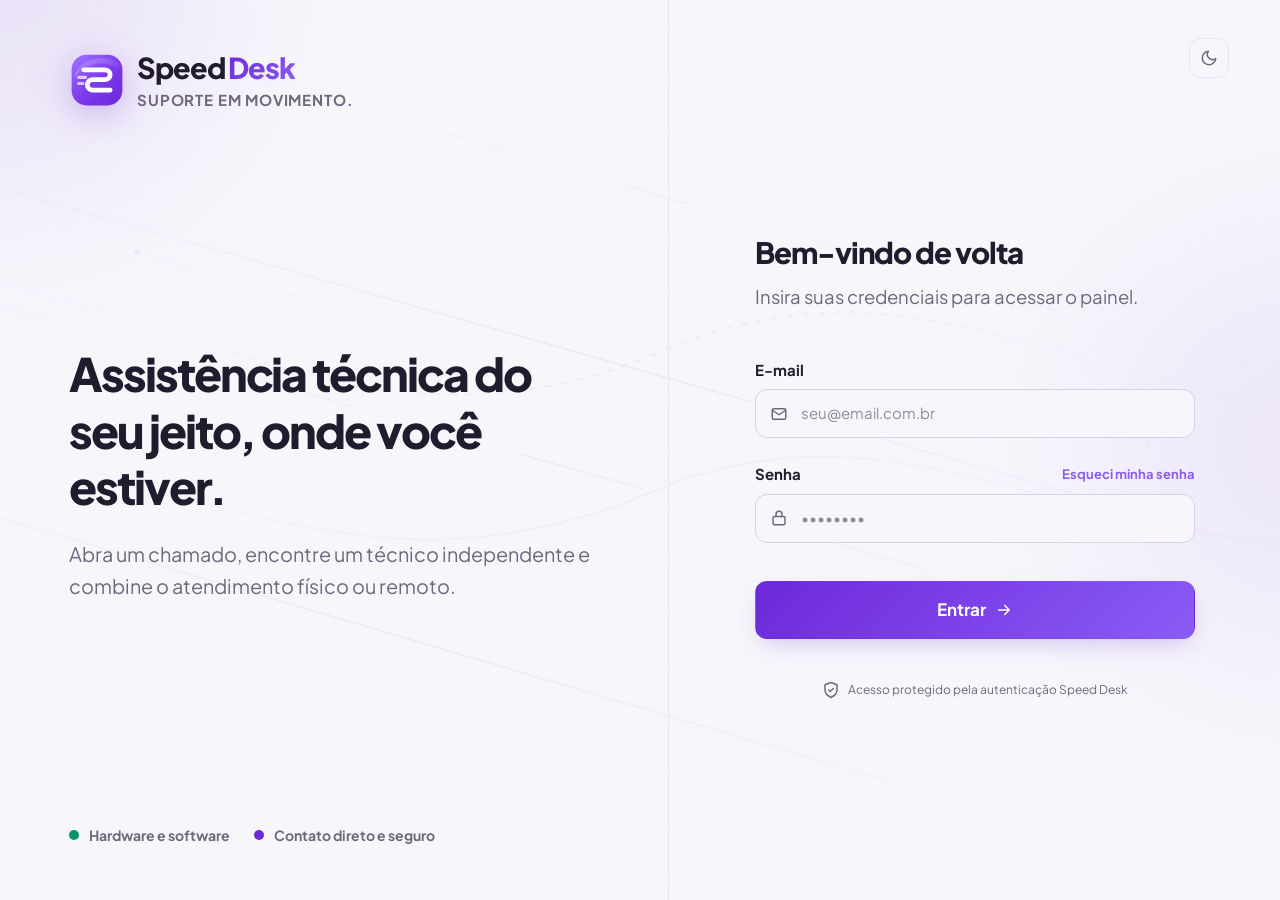
<file: frontend/incidentes.html>
<!DOCTYPE html>
<html lang="pt-BR" data-theme="dark">
<head>
    <meta charset="UTF-8">
    <meta name="viewport" content="width=device-width, initial-scale=1.0">
    <meta name="description" content="Gestão de incidentes operacionais do Speed Desk.">
    <title>Incidentes — Speed Desk</title>
    <link rel="preconnect" href="https://fonts.googleapis.com">
    <link rel="preconnect" href="https://fonts.gstatic.com" crossorigin>
    <link href="https://fonts.googleapis.com/css2?family=JetBrains+Mono:wght@600;700;800&family=Plus+Jakarta+Sans:wght@400;500;600;700;800&display=swap" rel="stylesheet">
    <link rel="stylesheet" href="css/style.css?v=20260822.1">
    <script>(()=>{const t=localStorage.getItem('speeddesk-theme');const v=t==='light'||t==='dark'?t:(matchMedia('(prefers-color-scheme: light)').matches?'light':'dark');document.documentElement.dataset.theme=v;document.documentElement.style.colorScheme=v;})();</script>
</head>
<body>
    <div class="velocity-background" aria-hidden="true"><div class="velocity-lines"></div></div>
    <div class="app-shell">
        <aside class="sidebar" id="sidebar-container"></aside>
        <div class="main-column">
            <header class="topbar">
                <div class="topbar-start">
                    <button id="mobileMenuBtn" class="icon-button mobile-menu-button" type="button" aria-label="Abrir menu"><svg class="icon" viewBox="0 0 24 24"><path d="M4 6h16M4 12h16M4 18h16"></path></svg></button>
                    <span class="topbar-context">Central de operações</span>
                </div>
                <div class="topbar-actions">
                    <button class="icon-button notification-button" type="button" aria-label="Notificações"><svg class="icon" viewBox="0 0 24 24"><path d="M18 8a6 6 0 0 0-12 0c0 7-3 9-3 9h18s-3-2-3-9"></path><path d="M13.7 21a2 2 0 0 1-3.4 0"></path></svg><span class="notification-dot"></span></button>
                    <button id="toggleThemeBtn" class="icon-button" type="button" aria-label="Alternar tema"><svg class="icon theme-icon theme-icon-sun" viewBox="0 0 24 24"><circle cx="12" cy="12" r="4"></circle><path d="M12 2v2M12 20v2M2 12h2M20 12h2"></path></svg><svg class="icon theme-icon theme-icon-moon" viewBox="0 0 24 24"><path d="M21 12.79A9 9 0 1 1 11.21 3 7 7 0 0 0 21 12.79z"></path></svg></button>
                    <div class="topbar-profile"><span class="user-avatar" data-topbar-avatar></span><span class="topbar-user-copy"><span class="topbar-user-name" data-topbar-name>Usuário</span><span class="topbar-user-status">Sessão ativa</span></span></div>
                </div>
            </header>
            <main class="content">
                <header class="page-heading">
                    <div class="page-heading-main"><div class="page-title-row"><h1 class="page-title">Incidentes</h1><span class="live-badge">Tempo real</span></div><p class="page-description">Centralize indisponibilidades, serviços afetados e chamados relacionados.</p></div>
                    <button id="newIncidentButton" class="btn btn-primary" type="button" hidden><svg class="icon" viewBox="0 0 24 24"><path d="M12 5v14M5 12h14"></path></svg>Novo incidente</button>
                </header>

                <section class="page-card operational-filter-card">
                    <form id="incidentFilters" class="operational-filter-grid">
                        <label class="filter-search"><span class="form-label">Busca</span><input id="incidentQuery" class="form-control" type="search" placeholder="Título, descrição ou serviço..."></label>
                        <label><span class="form-label">Status</span><select id="incidentStatusFilter" class="form-control"><option value="">Todos</option><option value="ABERTO">Aberto</option><option value="INVESTIGANDO">Investigando</option><option value="MONITORANDO">Monitorando</option><option value="RESOLVIDO">Resolvido</option></select></label>
                        <label><span class="form-label">Severidade</span><select id="incidentSeverityFilter" class="form-control"><option value="">Todas</option><option value="CRITICA">Crítica</option><option value="ALTA">Alta</option><option value="MEDIA">Média</option><option value="BAIXA">Baixa</option></select></label>
                        <button id="clearIncidentFilters" class="btn btn-secondary" type="button">Limpar</button>
                    </form>
                </section>

                <div id="incidentStatus" class="list-status loading" role="status" aria-live="polite">Carregando incidentes...</div>
                <section id="incidentList" class="incident-grid" aria-live="polite" aria-busy="true"></section>
            </main>
        </div>
    </div>

    <div id="incidentModal" class="modal-overlay" role="dialog" aria-modal="true" aria-labelledby="incidentModalTitle" aria-hidden="true" inert hidden>
        <div class="modal-content incident-modal-content">
            <div class="modal-header"><div><h2 id="incidentModalTitle">Novo incidente</h2><p class="modal-description">Registre o impacto operacional e relacione os chamados afetados.</p></div><button id="closeIncidentModal" class="modal-close" type="button" aria-label="Fechar">&times;</button></div>
            <form id="incidentForm" class="incident-form" novalidate>
                <input id="incidentId" type="hidden">
                <div class="form-group form-span-2"><label class="form-label" for="incidentTitle">Título</label><input id="incidentTitle" class="form-control" maxlength="180" required></div>
                <div class="form-group"><label class="form-label" for="incidentService">Serviço afetado</label><input id="incidentService" class="form-control" maxlength="160" required></div>
                <div class="form-group"><label class="form-label" for="incidentStartedAt">Início</label><input id="incidentStartedAt" class="form-control" type="datetime-local" required></div>
                <div class="form-group"><label class="form-label" for="incidentSeverity">Severidade</label><select id="incidentSeverity" class="form-control" required><option value="MEDIA">Média</option><option value="BAIXA">Baixa</option><option value="ALTA">Alta</option><option value="CRITICA">Crítica</option></select></div>
                <div class="form-group"><label class="form-label" for="incidentState">Status</label><select id="incidentState" class="form-control" required><option value="ABERTO">Aberto</option><option value="INVESTIGANDO">Investigando</option><option value="MONITORANDO">Monitorando</option><option value="RESOLVIDO">Resolvido</option></select></div>
                <div class="form-group form-span-2"><label class="form-label" for="incidentDescription">Descrição</label><textarea id="incidentDescription" class="form-control" rows="5" maxlength="10000" required></textarea></div>
                <div class="form-group form-span-2"><label class="form-label" for="incidentTickets">Chamados relacionados <span class="field-optional">opcional</span></label><select id="incidentTickets" class="form-control incident-ticket-select" multiple size="5"></select><span class="form-hint">Use Ctrl para selecionar mais de um chamado.</span></div>
                <div id="incidentFeedback" class="feedback form-span-2" role="alert" hidden></div>
                <div class="modal-actions form-span-2"><button id="cancelIncident" class="btn btn-secondary" type="button">Cancelar</button><button id="saveIncident" class="btn btn-primary" type="submit">Salvar incidente</button></div>
            </form>
        </div>
    </div>
    <div id="incidentToastRegion" class="toast-region" role="status" aria-live="polite"></div>
    <script type="module" src="js/navigation.js?v=20260822.1"></script>
    <script type="module" src="js/incidentes.js?v=20260822.1"></script>
</body>
</html>
</file>
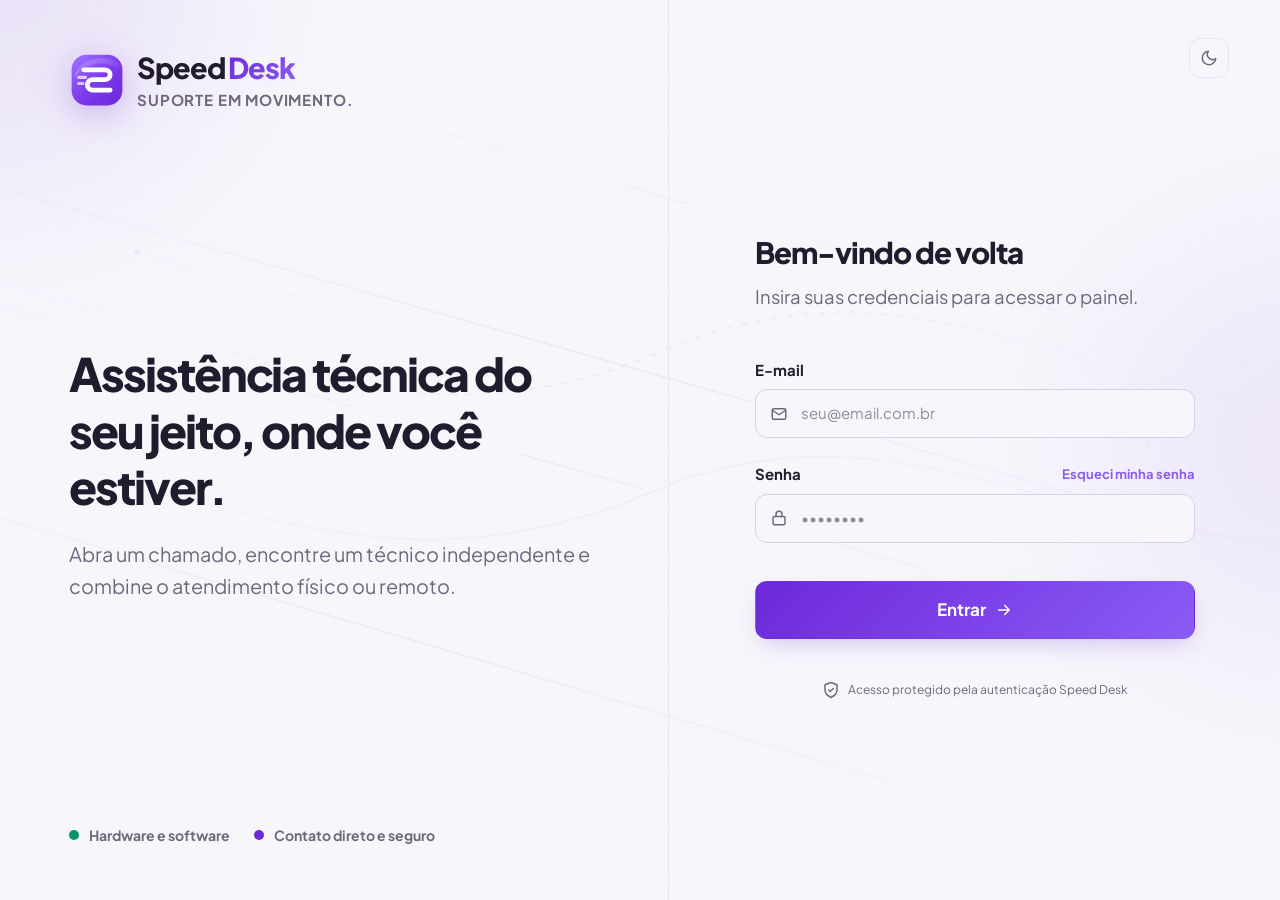
<file: frontend/notificacoes.html>
<!DOCTYPE html>
<html lang="pt-BR" data-theme="dark">
<head>
    <meta charset="UTF-8"><meta name="viewport" content="width=device-width, initial-scale=1.0"><meta name="description" content="Notificações do Speed Desk.">
    <title>Notificações — Speed Desk</title>
    <link rel="preconnect" href="https://fonts.googleapis.com"><link rel="preconnect" href="https://fonts.gstatic.com" crossorigin><link href="https://fonts.googleapis.com/css2?family=JetBrains+Mono:wght@600;700;800&family=Plus+Jakarta+Sans:wght@400;500;600;700;800&display=swap" rel="stylesheet">
    <link rel="stylesheet" href="css/style.css?v=20260822.1">
    <script>(()=>{const t=localStorage.getItem('speeddesk-theme');const v=t==='light'||t==='dark'?t:(matchMedia('(prefers-color-scheme: light)').matches?'light':'dark');document.documentElement.dataset.theme=v;document.documentElement.style.colorScheme=v;})();</script>
</head>
<body>
    <div class="velocity-background" aria-hidden="true"><div class="velocity-lines"></div></div>
    <div class="app-shell"><aside class="sidebar" id="sidebar-container"></aside><div class="main-column">
        <header class="topbar"><div class="topbar-start"><button id="mobileMenuBtn" class="icon-button mobile-menu-button" type="button" aria-label="Abrir menu"><svg class="icon" viewBox="0 0 24 24"><path d="M4 6h16M4 12h16M4 18h16"></path></svg></button><span class="topbar-context">Central pessoal</span></div><div class="topbar-actions"><button class="icon-button notification-button" type="button" aria-label="Notificações"><svg class="icon" viewBox="0 0 24 24"><path d="M18 8a6 6 0 0 0-12 0c0 7-3 9-3 9h18s-3-2-3-9"></path><path d="M13.7 21a2 2 0 0 1-3.4 0"></path></svg><span class="notification-dot"></span></button><button id="toggleThemeBtn" class="icon-button" type="button" aria-label="Alternar tema"><svg class="icon theme-icon theme-icon-sun" viewBox="0 0 24 24"><circle cx="12" cy="12" r="4"></circle><path d="M12 2v2M12 20v2M2 12h2M20 12h2"></path></svg><svg class="icon theme-icon theme-icon-moon" viewBox="0 0 24 24"><path d="M21 12.79A9 9 0 1 1 11.21 3 7 7 0 0 0 21 12.79z"></path></svg></button><div class="topbar-profile"><span class="user-avatar" data-topbar-avatar></span><span class="topbar-user-copy"><span class="topbar-user-name" data-topbar-name>Usuário</span><span class="topbar-user-status">Sessão ativa</span></span></div></div></header>
        <main class="content"><header class="page-heading"><div class="page-heading-main"><div class="page-title-row"><h1 class="page-title">Notificações</h1><span id="unreadBadge" class="live-badge">0 não lidas</span></div><p class="page-description">Acompanhe movimentações importantes dos chamados e da operação.</p></div><button id="markAllRead" class="btn btn-secondary" type="button">Marcar todas como lidas</button></header>
            <div id="notificationStatus" class="list-status loading" role="status">Carregando notificações...</div>
            <section id="notificationList" class="notification-list page-card" aria-live="polite" aria-busy="true"></section>
        </main>
    </div></div>
    <script type="module" src="js/navigation.js?v=20260822.1"></script><script type="module" src="js/notificacoes.js?v=20260822.1"></script>
</body></html>
</file>
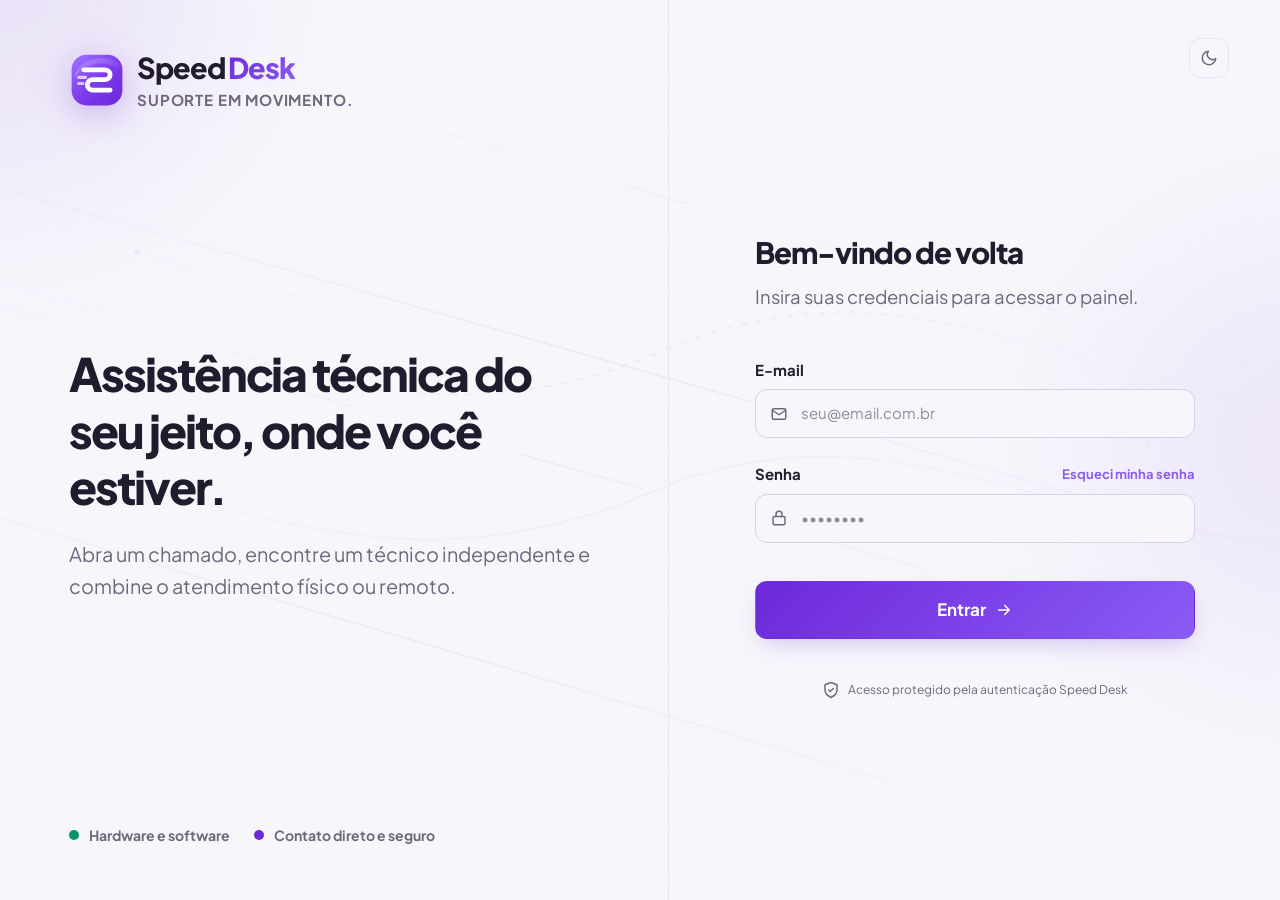
<file: frontend/perfil.html>
<!DOCTYPE html>
<html lang="pt-BR" data-theme="dark">
<head>
    <meta charset="UTF-8">
    <meta name="viewport" content="width=device-width, initial-scale=1.0">
    <meta name="description" content="Perfil e segurança da conta Speed Desk.">
    <title>Meu perfil — Speed Desk</title>
    <link rel="preconnect" href="https://fonts.googleapis.com">
    <link rel="preconnect" href="https://fonts.gstatic.com" crossorigin>
    <link href="https://fonts.googleapis.com/css2?family=JetBrains+Mono:wght@600;700;800&family=Plus+Jakarta+Sans:wght@400;500;600;700;800&display=swap" rel="stylesheet">
    <link rel="stylesheet" href="css/style.css?v=20260821.4">
    <script>
        (() => {
            const savedTheme = localStorage.getItem('speeddesk-theme');
            const preferredTheme = savedTheme === 'light' || savedTheme === 'dark'
                ? savedTheme
                : (window.matchMedia('(prefers-color-scheme: light)').matches ? 'light' : 'dark');
            document.documentElement.dataset.theme = preferredTheme;
            document.documentElement.style.colorScheme = preferredTheme;
        })();
    </script>
</head>
<body>
    <div class="velocity-background" aria-hidden="true"><div class="velocity-lines"></div></div>

    <div class="app-shell">
        <aside class="sidebar" id="sidebar-container"></aside>

        <div class="main-column">
            <header class="topbar">
                <div class="topbar-start">
                    <button id="mobileMenuBtn" class="icon-button mobile-menu-button" type="button" aria-label="Abrir menu" aria-expanded="false">
                        <svg class="icon" viewBox="0 0 24 24" aria-hidden="true"><path d="M4 6h16M4 12h16M4 18h16"></path></svg>
                    </button>
                    <div class="topbar-context">
                        <svg class="icon" viewBox="0 0 24 24" aria-hidden="true"><path d="M20 21a8 8 0 0 0-16 0"></path><circle cx="12" cy="7" r="4"></circle></svg>
                        <span>Meu perfil</span>
                    </div>
                </div>

                <div class="topbar-actions">
                    <button id="toggleThemeBtn" class="icon-button" type="button" aria-label="Alternar tema claro e escuro">
                        <svg class="icon theme-icon theme-icon-sun" viewBox="0 0 24 24" aria-hidden="true"><circle cx="12" cy="12" r="4"></circle><path d="M12 2v2M12 20v2M4.93 4.93l1.42 1.42M17.66 17.66l1.41 1.41M2 12h2M20 12h2M4.93 19.07l1.42-1.42M17.66 6.34l1.41-1.41"></path></svg>
                        <svg class="icon theme-icon theme-icon-moon" viewBox="0 0 24 24" aria-hidden="true"><path d="M21 12.79A9 9 0 1 1 11.21 3 7 7 0 0 0 21 12.79z"></path></svg>
                    </button>
                    <div class="topbar-profile">
                        <span class="user-avatar" data-topbar-avatar></span>
                        <span class="topbar-user-copy">
                            <span class="topbar-user-name" data-topbar-name>Usuário</span>
                            <span class="topbar-user-status">Sessão ativa</span>
                        </span>
                    </div>
                </div>
            </header>

            <main class="content">
                <header class="page-heading">
                    <div class="page-heading-main">
                        <div class="page-title-row">
                            <h1 class="page-title">Meu perfil</h1>
                            <span id="profileRoleBadge" class="live-badge">Carregando</span>
                        </div>
                        <p class="page-description">Mantenha seus dados pessoais, preferência visual e senha atualizados.</p>
                    </div>
                </header>

                <div id="profileStatus" class="list-status loading" role="status" aria-live="polite">Carregando perfil...</div>

                <div class="profile-layout" hidden>
                    <section class="page-card profile-summary-card" aria-labelledby="profileSummaryTitle">
                        <div class="profile-hero">
                            <span id="profileAvatar" class="profile-avatar" aria-hidden="true"></span>
                            <div>
                                <h2 id="profileSummaryTitle">Sua conta</h2>
                                <strong id="profileDisplayName">Usuário</strong>
                                <span id="profileDisplayEmail">email@exemplo.com</span>
                            </div>
                        </div>
                        <dl class="profile-facts">
                            <div><dt>Perfil</dt><dd id="profileDisplayRole">—</dd></div>
                            <div><dt>Organização</dt><dd id="profileDisplayOrganization">—</dd></div>
                            <div><dt>Conta criada</dt><dd id="profileCreatedAt">—</dd></div>
                            <div><dt>Status</dt><dd><span class="status-pill active">Ativa</span></dd></div>
                        </dl>
                        <div class="profile-theme-note">
                            <svg class="icon" viewBox="0 0 24 24" aria-hidden="true"><circle cx="12" cy="12" r="4"></circle><path d="M12 2v2M12 20v2M2 12h2M20 12h2"></path></svg>
                            <span>O tema claro ou escuro fica salvo neste navegador.</span>
                        </div>
                    </section>

                    <div class="profile-forms">
                        <section class="page-card" aria-labelledby="personalDataTitle">
                            <header class="page-card-header">
                                <div><h2 id="personalDataTitle">Dados pessoais</h2><p>Essas informações aparecem nos chamados e atendimentos.</p></div>
                            </header>
                            <form id="profileForm" class="profile-form" novalidate>
                                <div class="form-group">
                                    <label for="profileName" class="form-label">Nome completo</label>
                                    <input id="profileName" class="form-control" type="text" maxlength="255" autocomplete="name" required>
                                </div>
                                <div class="form-group">
                                    <label for="profileEmail" class="form-label">E-mail</label>
                                    <input id="profileEmail" class="form-control" type="email" maxlength="255" autocomplete="email" required>
                                </div>
                                <div class="form-group">
                                    <label for="profilePhone" class="form-label">Telefone com DDI</label>
                                    <input id="profilePhone" class="form-control" type="tel" inputmode="tel" maxlength="20" autocomplete="tel" placeholder="5511999999999" required>
                                    <p class="form-help">Use apenas números, incluindo o código do país e o DDD.</p>
                                </div>
                                <div id="profileFeedback" class="feedback" role="alert" aria-live="assertive" hidden></div>
                                <button id="profileSubmit" class="btn btn-primary" type="submit">Salvar dados pessoais</button>
                            </form>
                        </section>

                        <section class="page-card" aria-labelledby="passwordTitle">
                            <header class="page-card-header">
                                <div><h2 id="passwordTitle">Alterar senha</h2><p>Confirme a senha atual antes de definir uma nova.</p></div>
                            </header>
                            <form id="passwordForm" class="profile-form" novalidate>
                                <div class="form-group">
                                    <label for="currentPassword" class="form-label">Senha atual</label>
                                    <input id="currentPassword" class="form-control" type="password" maxlength="72" autocomplete="current-password" required>
                                </div>
                                <div class="form-group">
                                    <label for="newPassword" class="form-label">Nova senha</label>
                                    <input id="newPassword" class="form-control" type="password" minlength="8" maxlength="72" autocomplete="new-password" required>
                                    <p class="form-help">Entre 8 e 72 caracteres e no máximo 72 bytes em UTF-8.</p>
                                </div>
                                <div class="form-group">
                                    <label for="confirmPassword" class="form-label">Confirmar nova senha</label>
                                    <input id="confirmPassword" class="form-control" type="password" minlength="8" maxlength="72" autocomplete="new-password" required>
                                </div>
                                <div id="passwordFeedback" class="feedback" role="alert" aria-live="assertive" hidden></div>
                                <button id="passwordSubmit" class="btn btn-secondary" type="submit">Alterar minha senha</button>
                            </form>
                        </section>
                    </div>
                </div>
            </main>
        </div>
    </div>

    <script type="module" src="js/navigation.js?v=20260821.2"></script>
    <script type="module" src="js/perfil.js?v=20260821.2"></script>
</body>
</html>
</file>
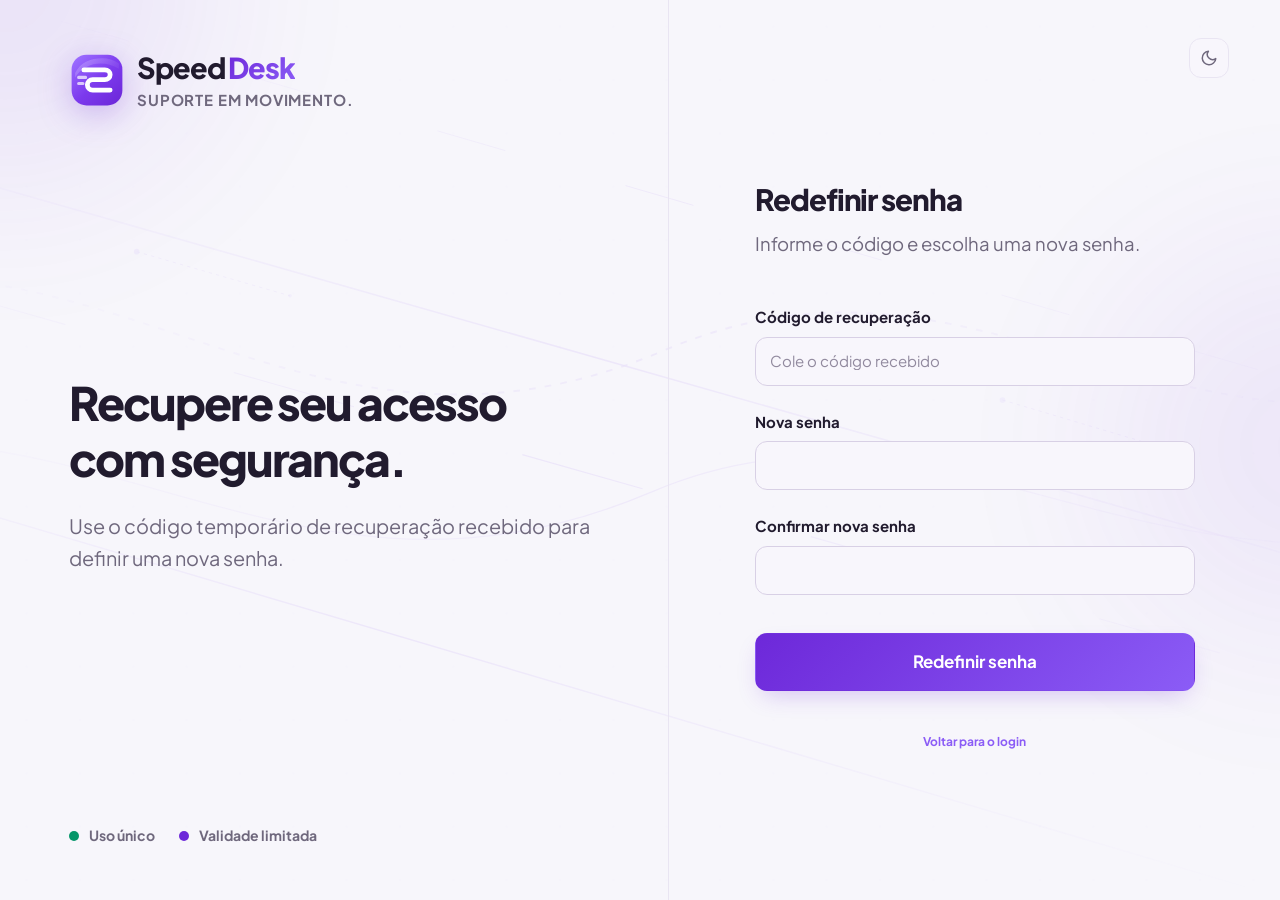
<file: frontend/redefinir-senha.html>
<!DOCTYPE html>
<html lang="pt-BR" data-theme="dark">
<head>
    <meta charset="UTF-8">
    <meta name="viewport" content="width=device-width, initial-scale=1.0">
    <meta name="description" content="Redefinição segura de senha do Speed Desk.">
    <title>Redefinir senha — Speed Desk</title>
    <link rel="preconnect" href="https://fonts.googleapis.com">
    <link rel="preconnect" href="https://fonts.gstatic.com" crossorigin>
    <link href="https://fonts.googleapis.com/css2?family=Plus+Jakarta+Sans:wght@400;500;600;700;800&display=swap" rel="stylesheet">
    <link rel="stylesheet" href="css/style.css?v=20260821.4">
    <script>
        (() => {
            const savedTheme = localStorage.getItem('speeddesk-theme');
            const preferredTheme = savedTheme === 'light' || savedTheme === 'dark'
                ? savedTheme
                : (window.matchMedia('(prefers-color-scheme: light)').matches ? 'light' : 'dark');
            document.documentElement.dataset.theme = preferredTheme;
            document.documentElement.style.colorScheme = preferredTheme;
        })();
    </script>
</head>
<body>
    <div class="velocity-background" aria-hidden="true"><div class="velocity-lines"></div></div>
    <main class="login-page">
        <section class="login-brand-panel" aria-labelledby="resetBrandHeadline">
            <a class="brand-lockup" href="index.html" aria-label="Speed Desk — página de login">
                <img class="brand-mark" src="assets/logo.svg" alt="">
                <span class="brand-copy"><span class="brand-name">Speed <span class="brand-name-accent">Desk</span></span><span class="brand-tagline">Suporte em movimento.</span></span>
            </a>
            <div class="login-message">
                <h1 id="resetBrandHeadline">Recupere seu acesso com segurança.</h1>
                <p>Use o código temporário de recuperação recebido para definir uma nova senha.</p>
            </div>
            <div class="login-highlights" aria-label="Características da recuperação">
                <span class="login-highlight"><span class="login-highlight-dot" aria-hidden="true"></span>Uso único</span>
                <span class="login-highlight"><span class="login-highlight-dot" aria-hidden="true"></span>Validade limitada</span>
            </div>
        </section>

        <section class="login-form-panel" aria-labelledby="resetFormTitle">
            <div class="login-theme-control">
                <button id="toggleThemeBtn" class="icon-button" type="button" aria-label="Alternar tema claro e escuro">
                    <svg class="icon theme-icon theme-icon-sun" viewBox="0 0 24 24" aria-hidden="true"><circle cx="12" cy="12" r="4"></circle><path d="M12 2v2M12 20v2M2 12h2M20 12h2"></path></svg>
                    <svg class="icon theme-icon theme-icon-moon" viewBox="0 0 24 24" aria-hidden="true"><path d="M21 12.79A9 9 0 1 1 11.21 3 7 7 0 0 0 21 12.79z"></path></svg>
                </button>
            </div>
            <div class="auth-container">
                <header class="auth-header"><h2 id="resetFormTitle">Redefinir senha</h2><p>Informe o código e escolha uma nova senha.</p></header>
                <div id="resetFeedback" class="login-error" role="alert" aria-live="assertive" hidden></div>
                <form id="resetPasswordForm" class="login-form" novalidate>
                    <div class="form-group">
                        <label for="resetToken" class="form-label">Código de recuperação</label>
                        <input id="resetToken" class="form-control" type="text" maxlength="200" autocomplete="one-time-code" placeholder="Cole o código recebido" required>
                    </div>
                    <div class="form-group">
                        <label for="resetNewPassword" class="form-label">Nova senha</label>
                        <input id="resetNewPassword" class="form-control" type="password" minlength="8" maxlength="72" autocomplete="new-password" required>
                    </div>
                    <div class="form-group">
                        <label for="resetConfirmPassword" class="form-label">Confirmar nova senha</label>
                        <input id="resetConfirmPassword" class="form-control" type="password" minlength="8" maxlength="72" autocomplete="new-password" required>
                    </div>
                    <button id="resetSubmit" class="btn btn-primary login-submit" type="submit">Redefinir senha</button>
                </form>
                <p class="login-security-note"><a class="auth-back-link" href="index.html">Voltar para o login</a></p>
            </div>
        </section>
    </main>
    <script type="module" src="js/redefinir-senha.js?v=20260821.2"></script>
</body>
</html>
</file>
<file: frontend/css/style.css>
:root {
    --brand-primary: #6d28d9;
    --brand-accent: #8b5cf6;
    --brand-soft: rgba(109, 40, 217, 0.1);
    --brand-border: rgba(109, 40, 217, 0.22);
    --brand-glow: rgba(109, 40, 217, 0.28);
    --primary: var(--brand-primary);
    --primary-light: var(--brand-accent);
    --background: #f7f6fb;
    --background-elevated: #f1eef8;
    --sidebar: #ffffff;
    --surface: #ffffff;
    --surface-raised: #ffffff;
    --surface-hover: #f3effc;
    --surface-subtle: #f8f6fc;
    --border: #e9e5f2;
    --border-strong: #d8d0e5;
    --text-primary: #211b2e;
    --text-secondary: #6f687d;
    --text-tertiary: #91899e;
    --text-muted: var(--text-tertiary);
    --border-color: var(--border);
    --card-bg: var(--surface);
    --shadow-card: var(--shadow-md);
    --success: #059669;
    --success-soft: rgba(5, 150, 105, 0.12);
    --warning: #d97706;
    --warning-soft: rgba(217, 119, 6, 0.12);
    --danger: #e11d48;
    --danger-soft: rgba(225, 29, 72, 0.1);
    --info: #2563eb;
    --info-soft: rgba(37, 99, 235, 0.1);
    --cyan: #0284c7;
    --cyan-soft: rgba(2, 132, 199, 0.1);
    --shadow-sm: 0 2px 8px rgba(34, 27, 46, 0.05);
    --shadow-md: 0 14px 30px rgba(34, 27, 46, 0.09);
    --shadow-brand: 0 10px 24px -8px var(--brand-glow);
    --radius-sm: 9px;
    --radius-md: 12px;
    --radius-lg: 16px;
    --radius-xl: 20px;
    --sidebar-width: 288px;
    --topbar-height: 72px;
    --font-sans: "Plus Jakarta Sans", "Inter", -apple-system, BlinkMacSystemFont, "Segoe UI", sans-serif;
    --font-mono: "JetBrains Mono", "Cascadia Code", Consolas, monospace;
}

/* Operational modules: incidents, notifications and exports */
.topbar-context {
    color: var(--text-muted);
    font-size: .82rem;
    font-weight: 700;
    letter-spacing: .08em;
    text-transform: uppercase;
}

.notification-button:not(.has-notifications) .notification-dot { opacity: 0; }
.notification-button.has-notifications .notification-dot { opacity: 1; }

.operational-filter-card { margin-bottom: 1rem; padding: 1rem; }
.operational-filter-grid {
    display: grid;
    grid-template-columns: minmax(240px, 1fr) 190px 190px auto;
    gap: .85rem;
    align-items: end;
}
.operational-filter-grid label { display: grid; gap: .45rem; }
.incident-grid { display: grid; gap: 1rem; }
.incident-card {
    position: relative;
    overflow: hidden;
    padding: 1.2rem 1.25rem;
    border: 1px solid var(--border-color);
    border-left: 3px solid var(--primary);
    border-radius: var(--radius-lg);
    background: color-mix(in srgb, var(--card-bg) 95%, transparent);
    box-shadow: var(--shadow-card);
}
.incident-card.severity-critica { border-left-color: #ff4778; }
.incident-card.severity-alta { border-left-color: #ffad24; }
.incident-card.severity-media { border-left-color: #9a61ff; }
.incident-card.severity-baixa { border-left-color: #35d6a6; }
.incident-card-head { display: flex; justify-content: space-between; gap: 1rem; align-items: flex-start; }
.incident-card h2 { margin: .55rem 0 .25rem; font-size: 1.05rem; }
.incident-badges, .incident-ticket-links { display: flex; flex-wrap: wrap; gap: .45rem; }
.incident-service { color: var(--primary-light); font-weight: 700; }
.incident-description { margin: 1rem 0; color: var(--text-secondary); line-height: 1.65; white-space: pre-line; }
.incident-meta { display: grid; grid-template-columns: repeat(3, minmax(0, 1fr)); gap: .75rem; padding-top: .9rem; border-top: 1px solid var(--border-color); }
.incident-meta span { display: grid; gap: .25rem; color: var(--text-muted); font-size: .76rem; }
.incident-meta strong { color: var(--text-primary); font-size: .82rem; }
.incident-ticket-links { margin-top: .9rem; }
.incident-ticket-links a { padding: .35rem .55rem; border: 1px solid var(--border-color); border-radius: 999px; color: var(--primary-light); font-family: var(--font-mono); font-size: .72rem; }
.incident-modal-content { max-width: 780px; }
.incident-form { display: grid; grid-template-columns: 1fr 1fr; gap: 1rem; }
.form-span-2 { grid-column: 1 / -1; }
.incident-ticket-select { min-height: 8.5rem; }

.notification-list { overflow: hidden; padding: 0; }
.notification-entry { display: grid; grid-template-columns: auto 1fr auto; gap: 1rem; align-items: center; padding: 1rem 1.15rem; border-bottom: 1px solid var(--border-color); }
.notification-entry:last-child { border-bottom: 0; }
.notification-entry.is-unread { background: color-mix(in srgb, var(--primary) 7%, var(--card-bg)); }
.notification-entry-indicator { width: .55rem; height: .55rem; border-radius: 50%; background: transparent; }
.notification-entry.is-unread .notification-entry-indicator { background: var(--primary); box-shadow: 0 0 14px color-mix(in srgb, var(--primary) 70%, transparent); }
.notification-entry-body { min-width: 0; }
.notification-entry-body h2 { margin: .3rem 0; font-size: .92rem; }
.notification-entry-body p { color: var(--text-secondary); font-size: .82rem; }
.notification-entry-meta { display: flex; flex-wrap: wrap; justify-content: space-between; gap: .75rem; color: var(--text-muted); font-size: .7rem; text-transform: uppercase; letter-spacing: .06em; }
.notification-entry-actions { display: flex; gap: .5rem; align-items: center; }

.report-export-grid { display: grid; grid-template-columns: repeat(3, minmax(0, 1fr)); gap: 1rem; }
.report-export-card { min-height: 280px; display: flex; flex-direction: column; gap: 1rem; padding: 1.35rem; border: 1px solid var(--border-color); border-radius: var(--radius-lg); background: color-mix(in srgb, var(--card-bg) 95%, transparent); box-shadow: var(--shadow-card); }
.report-export-icon { width: 3rem; height: 3rem; display: grid; place-items: center; border-radius: .9rem; background: linear-gradient(135deg, var(--primary), var(--primary-light)); color: #fff; font-family: var(--font-mono); font-weight: 800; }
.report-export-card h2 { margin-bottom: .55rem; font-size: 1.1rem; }
.report-export-card p { color: var(--text-secondary); font-size: .84rem; line-height: 1.65; }
.report-export-card .btn { margin-top: auto; }
.report-feedback { margin-top: 1rem; }

@media (max-width: 1050px) {
    .operational-filter-grid { grid-template-columns: 1fr 1fr; }
    .filter-search { grid-column: 1 / -1; }
    .report-export-grid { grid-template-columns: 1fr; }
    .report-export-card { min-height: 0; }
}

@media (max-width: 700px) {
    .topbar-context { display: none; }
    .operational-filter-grid, .incident-form, .incident-meta { grid-template-columns: 1fr; }
    .filter-search, .form-span-2 { grid-column: auto; }
    .incident-card-head, .notification-entry { grid-template-columns: 1fr; display: grid; }
    .notification-entry-indicator { position: absolute; }
    .notification-entry-actions { flex-wrap: wrap; }
}

html[data-theme="dark"] {
    --brand-primary: #7c3aed;
    --brand-accent: #9b6cff;
    --brand-soft: rgba(124, 58, 237, 0.14);
    --brand-border: rgba(124, 58, 237, 0.25);
    --brand-glow: rgba(124, 58, 237, 0.35);
    --background: #0d0b14;
    --background-elevated: #110e1a;
    --sidebar: #151221;
    --surface: #1c1829;
    --surface-raised: #211c31;
    --surface-hover: #252037;
    --surface-subtle: #151221;
    --border: #2e2844;
    --border-strong: #453b59;
    --text-primary: #f5f3ff;
    --text-secondary: #aaa3bc;
    --text-tertiary: #7f788d;
    --success: #10d9a6;
    --success-soft: rgba(16, 217, 166, 0.12);
    --warning: #ffb020;
    --warning-soft: rgba(255, 176, 32, 0.12);
    --danger: #ff416c;
    --danger-soft: rgba(255, 65, 108, 0.13);
    --info: #4e91ff;
    --info-soft: rgba(78, 145, 255, 0.13);
    --cyan: #38bdf8;
    --cyan-soft: rgba(56, 189, 248, 0.12);
    --shadow-sm: 0 2px 8px rgba(0, 0, 0, 0.16);
    --shadow-md: 0 18px 40px rgba(0, 0, 0, 0.24);
}

* {
    box-sizing: border-box;
    margin: 0;
    padding: 0;
}

html {
    min-width: 320px;
    background: var(--background);
    scroll-behavior: smooth;
}

body {
    min-width: 320px;
    min-height: 100vh;
    min-height: 100dvh;
    overflow-x: hidden;
    background: var(--background);
    color: var(--text-primary);
    font-family: var(--font-sans);
    line-height: 1.5;
    text-rendering: optimizeLegibility;
    -webkit-font-smoothing: antialiased;
}

button,
input,
select,
textarea {
    color: inherit;
    font: inherit;
}

button,
a {
    -webkit-tap-highlight-color: transparent;
}

button {
    border: 0;
}

a {
    color: inherit;
}

[hidden] {
    display: none !important;
}

::selection {
    background: rgba(124, 58, 237, 0.32);
    color: var(--text-primary);
}

::-webkit-scrollbar {
    width: 6px;
    height: 6px;
}

::-webkit-scrollbar-track {
    background: transparent;
}

::-webkit-scrollbar-thumb {
    border-radius: 999px;
    background: var(--brand-border);
}

::-webkit-scrollbar-thumb:hover {
    background: var(--brand-primary);
}

:focus-visible {
    outline: 3px solid rgba(155, 108, 255, 0.34);
    outline-offset: 2px;
}

.visually-hidden {
    position: absolute !important;
    width: 1px !important;
    height: 1px !important;
    padding: 0 !important;
    margin: -1px !important;
    overflow: hidden !important;
    clip: rect(0, 0, 0, 0) !important;
    white-space: nowrap !important;
    border: 0 !important;
}

.icon {
    width: 18px;
    height: 18px;
    flex: 0 0 auto;
    fill: none;
    stroke: currentColor;
    stroke-width: 2;
    stroke-linecap: round;
    stroke-linejoin: round;
}

.brand-lockup {
    display: inline-flex;
    align-items: center;
    gap: 12px;
    min-width: 0;
    text-decoration: none;
}

.brand-mark {
    width: 44px;
    height: 44px;
    flex: 0 0 auto;
    filter: drop-shadow(0 8px 16px var(--brand-glow));
}

.brand-copy {
    display: flex;
    min-width: 0;
    flex-direction: column;
    line-height: 1.05;
}

.brand-name {
    color: var(--text-primary);
    font-size: 20px;
    font-weight: 800;
    letter-spacing: -0.04em;
    white-space: nowrap;
}

.brand-name-accent {
    background: linear-gradient(135deg, var(--brand-primary), var(--brand-accent));
    -webkit-background-clip: text;
    background-clip: text;
    color: transparent;
}

.brand-tagline {
    margin-top: 5px;
    color: var(--text-secondary);
    font-size: 10px;
    font-weight: 700;
    letter-spacing: 0.05em;
    text-transform: uppercase;
    white-space: nowrap;
}

.velocity-background {
    position: fixed;
    inset: 0;
    z-index: 0;
    overflow: hidden;
    pointer-events: none;
}

.velocity-background::before,
.velocity-background::after {
    position: absolute;
    width: 390px;
    height: 390px;
    border-radius: 50%;
    background: var(--brand-primary);
    content: "";
    filter: blur(95px);
    opacity: 0.09;
    animation: velocityGlow 6s ease-in-out infinite;
}

.velocity-background::before {
    top: -210px;
    left: -190px;
}

.velocity-background::after {
    top: 28%;
    right: -220px;
    animation-delay: 3s;
    opacity: 0.07;
}

.velocity-lines {
    position: absolute;
    inset: 0;
    width: 100%;
    height: 100%;
    background: url("../assets/bg-velocity.svg") center / cover no-repeat;
    opacity: 0.18;
}

html[data-theme="light"] .velocity-lines {
    opacity: 0.1;
}

@keyframes velocityGlow {
    0%,
    100% {
        transform: scale(1);
        opacity: 0.07;
    }
    50% {
        transform: scale(1.04);
        opacity: 0.13;
    }
}

.btn {
    display: inline-flex;
    min-height: 42px;
    align-items: center;
    justify-content: center;
    gap: 9px;
    padding: 10px 18px;
    border: 1px solid transparent;
    border-radius: var(--radius-md);
    cursor: pointer;
    font-size: 14px;
    font-weight: 700;
    line-height: 1;
    text-decoration: none;
    transition: transform 160ms ease, box-shadow 160ms ease, background-color 160ms ease, border-color 160ms ease;
}

.btn:hover:not(:disabled) {
    transform: translateY(-1px);
}

.btn:active:not(:disabled) {
    transform: translateY(0);
}

.btn:disabled {
    cursor: not-allowed;
    opacity: 0.58;
}

.btn-primary {
    background: linear-gradient(135deg, var(--brand-primary), var(--brand-accent));
    color: #fff;
    box-shadow: var(--shadow-brand);
}

.btn-primary:hover:not(:disabled) {
    box-shadow: 0 14px 28px -8px var(--brand-glow);
}

.btn-secondary {
    border-color: var(--border);
    background: var(--surface-subtle);
    color: var(--text-primary);
}

.btn-secondary:hover:not(:disabled) {
    border-color: var(--brand-border);
    background: var(--surface-hover);
}

.btn-success {
    border-color: rgba(16, 217, 166, 0.25);
    background: var(--success-soft);
    color: var(--success);
}

.btn-danger {
    border-color: rgba(255, 72, 119, 0.28);
    background: var(--danger-soft);
    color: var(--danger);
}

.btn-danger:hover:not(:disabled) {
    border-color: rgba(255, 72, 119, 0.5);
    background: rgba(255, 72, 119, 0.16);
}

.btn-compact {
    min-height: 34px;
    padding: 8px 12px;
    border-radius: 10px;
    font-size: 12px;
}

.icon-button {
    position: relative;
    display: inline-flex;
    width: 40px;
    height: 40px;
    flex: 0 0 auto;
    align-items: center;
    justify-content: center;
    border: 1px solid var(--border);
    border-radius: var(--radius-md);
    background: var(--surface-subtle);
    color: var(--text-secondary);
    cursor: pointer;
    transition: color 160ms ease, border-color 160ms ease, background-color 160ms ease, transform 160ms ease;
}

.icon-button:hover:not(:disabled) {
    border-color: var(--brand-border);
    background: var(--surface-hover);
    color: var(--brand-accent);
    transform: translateY(-1px);
}

.icon-button:disabled {
    cursor: not-allowed;
}

.notification-dot {
    position: absolute;
    top: 7px;
    right: 7px;
    width: 7px;
    height: 7px;
    border: 2px solid var(--surface-subtle);
    border-radius: 50%;
    background: var(--brand-accent);
}

.theme-icon {
    display: none;
}

html[data-theme="dark"] .theme-icon-sun,
html[data-theme="light"] .theme-icon-moon {
    display: block;
}

.form-group {
    display: grid;
    gap: 8px;
    margin-bottom: 18px;
}

.form-label {
    color: var(--text-primary);
    font-size: 13px;
    font-weight: 700;
}

.input-shell {
    position: relative;
}

.input-shell > .icon {
    position: absolute;
    top: 50%;
    left: 15px;
    color: var(--text-secondary);
    transform: translateY(-50%);
}

.input-shell .form-control {
    padding-left: 45px;
}

.form-control {
    width: 100%;
    min-height: 46px;
    padding: 11px 14px;
    border: 1px solid var(--border-strong);
    border-radius: var(--radius-md);
    outline: 0;
    background: var(--surface-subtle);
    color: var(--text-primary);
    font-size: 14px;
    transition: border-color 160ms ease, box-shadow 160ms ease, background-color 160ms ease;
}

textarea.form-control {
    min-height: 112px;
    resize: vertical;
}

.form-control::placeholder {
    color: var(--text-tertiary);
}

.form-control:focus {
    border-color: var(--brand-accent);
    background: var(--surface);
    box-shadow: 0 0 0 3px rgba(124, 58, 237, 0.14);
}

.form-control:disabled {
    cursor: not-allowed;
    opacity: 0.65;
}

.form-helper {
    min-height: 18px;
    margin-top: 5px;
    color: var(--text-secondary);
    font-size: 12px;
}

.form-helper.error {
    color: var(--danger);
}

.feedback {
    margin-top: 14px;
    padding: 11px 13px;
    border: 1px solid var(--border);
    border-radius: var(--radius-md);
    font-size: 13px;
}

.feedback.success {
    border-color: rgba(16, 217, 166, 0.3);
    background: var(--success-soft);
    color: var(--success);
}

.feedback.error {
    border-color: rgba(255, 65, 108, 0.3);
    background: var(--danger-soft);
    color: var(--danger);
}

/* Login */
.login-page {
    position: relative;
    z-index: 1;
    display: grid;
    min-height: 100vh;
    min-height: 100dvh;
    grid-template-columns: minmax(0, 52.3%) minmax(0, 47.7%);
}

.login-brand-panel,
.login-form-panel {
    position: relative;
    z-index: 1;
    display: flex;
    min-width: 0;
    flex-direction: column;
}

.login-brand-panel {
    justify-content: space-between;
    padding: 52px clamp(42px, 5.4vw, 86px) 54px;
    border-right: 1px solid var(--border);
}

.login-brand-panel .brand-mark {
    width: 56px;
    height: 56px;
}

.login-brand-panel .brand-name {
    font-size: clamp(25px, 2.25vw, 32px);
}

.login-brand-panel .brand-tagline {
    margin-top: 10px;
    font-size: 15px;
    letter-spacing: 0.055em;
}

.login-message {
    max-width: 560px;
    margin: auto 0;
    padding: 62px 0 48px;
}

.login-message h1 {
    max-width: 560px;
    font-size: clamp(34px, 3.6vw, 50px);
    font-weight: 800;
    letter-spacing: -0.045em;
    line-height: 1.22;
}

.login-message p {
    max-width: 560px;
    margin-top: 24px;
    color: var(--text-secondary);
    font-size: clamp(17px, 1.55vw, 22px);
    line-height: 1.6;
}

.login-highlights {
    display: flex;
    flex-wrap: wrap;
    gap: 24px;
    color: var(--text-secondary);
    font-size: 14px;
    font-weight: 700;
}

.login-highlight {
    display: inline-flex;
    align-items: center;
    gap: 10px;
}

.login-highlight-dot {
    width: 10px;
    height: 10px;
    border-radius: 50%;
    background: var(--success);
}

.login-highlight:nth-child(2) .login-highlight-dot {
    background: var(--brand-primary);
}

.login-form-panel {
    align-items: center;
    justify-content: center;
    padding: 86px clamp(38px, 6vw, 96px) 58px;
}

.login-theme-control {
    position: absolute;
    top: 38px;
    right: clamp(28px, 4vw, 62px);
}

.auth-container {
    width: min(100%, 440px);
}

.auth-header {
    margin-bottom: 48px;
}

.auth-header h2 {
    font-size: clamp(27px, 2.3vw, 34px);
    font-weight: 800;
    letter-spacing: -0.035em;
}

.auth-header p {
    margin-top: 9px;
    color: var(--text-secondary);
    font-size: clamp(16px, 1.45vw, 20px);
}

.login-form .form-label {
    font-size: 15px;
}

.login-form .form-group {
    margin-bottom: 25px;
}

.login-form .form-control {
    min-height: 49px;
    font-size: 15px;
}

.password-label-row {
    display: flex;
    align-items: center;
    justify-content: space-between;
    gap: 16px;
}

.forgot-password {
    display: inline-flex;
    align-items: center;
    border: 0;
    background: transparent;
    color: var(--brand-accent);
    cursor: pointer;
    font-size: 13px;
    font-weight: 700;
    text-decoration: none;
    transition: color 160ms ease, opacity 160ms ease;
}

.forgot-password:hover {
    color: var(--brand-primary);
    text-decoration: underline;
    text-underline-offset: 3px;
}

.login-submit {
    width: 100%;
    min-height: 58px;
    margin-top: 13px;
    font-size: 17px;
}

.login-error {
    margin-bottom: 18px;
    padding: 12px 14px;
    border: 1px solid rgba(255, 65, 108, 0.35);
    border-radius: var(--radius-md);
    background: var(--danger-soft);
    color: var(--danger);
    font-size: 13px;
}

.login-error.success {
    border-color: rgba(16, 217, 166, 0.35);
    background: var(--success-soft);
    color: var(--success);
}

.login-security-note {
    display: flex;
    align-items: center;
    justify-content: center;
    gap: 8px;
    margin-top: 42px;
    color: var(--text-secondary);
    font-size: 12px;
}

.auth-back-link {
    color: var(--brand-accent);
    font-weight: 700;
    text-decoration: none;
}

.auth-back-link:hover {
    color: var(--brand-primary);
    text-decoration: underline;
    text-underline-offset: 3px;
}

/* Internal app */
.app-shell {
    position: relative;
    z-index: 1;
    display: flex;
    width: 100%;
    min-height: 100vh;
    min-height: 100dvh;
    background: transparent;
}

.sidebar {
    position: fixed;
    inset: 0 auto 0 0;
    z-index: 50;
    display: flex;
    width: var(--sidebar-width);
    min-height: 100vh;
    min-height: 100dvh;
    flex-direction: column;
    border-right: 1px solid var(--border);
    background: var(--sidebar);
    transition: transform 220ms ease;
}

.sidebar-brand {
    padding: 22px 20px 16px;
}

.sidebar-user-card {
    display: flex;
    align-items: center;
    gap: 12px;
    margin: 0 20px 18px;
    padding: 12px;
    border: 1px solid var(--border);
    border-radius: var(--radius-lg);
    background: color-mix(in srgb, var(--surface) 88%, transparent);
}

.user-avatar {
    display: inline-flex;
    width: 42px;
    height: 42px;
    flex: 0 0 auto;
    align-items: center;
    justify-content: center;
    border: 2px solid rgba(155, 108, 255, 0.42);
    border-radius: 12px;
    background: linear-gradient(135deg, var(--brand-primary), var(--brand-accent));
    color: #fff;
    font-size: 13px;
    font-weight: 800;
    box-shadow: 0 7px 16px -8px var(--brand-glow);
}

.user-card-copy,
.topbar-user-copy {
    min-width: 0;
}

.user-card-name,
.topbar-user-name {
    display: block;
    overflow: hidden;
    color: var(--text-primary);
    font-size: 12px;
    font-weight: 800;
    text-overflow: ellipsis;
    white-space: nowrap;
}

.user-card-role {
    display: block;
    overflow: hidden;
    margin-top: 2px;
    color: var(--text-secondary);
    font-size: 10px;
    text-overflow: ellipsis;
    white-space: nowrap;
}

.sidebar-nav {
    display: flex;
    min-height: 0;
    flex: 1;
    flex-direction: column;
    overflow-y: auto;
    padding: 4px 20px 18px;
    scrollbar-width: thin;
    scrollbar-color: var(--brand-border) transparent;
}

.nav-section + .nav-section {
    margin-top: 22px;
}

.nav-section-account {
    margin-top: auto !important;
    padding-top: 24px;
}

.nav-section-title {
    margin: 0 10px 8px;
    color: var(--text-tertiary);
    font-size: 10px;
    font-weight: 800;
    letter-spacing: 0.075em;
    text-transform: uppercase;
}

.nav-list {
    display: grid;
    gap: 4px;
    list-style: none;
}

.nav-item {
    display: flex;
    width: 100%;
    min-height: 42px;
    align-items: center;
    gap: 12px;
    padding: 10px 12px;
    border: 0;
    border-radius: var(--radius-md);
    background: transparent;
    color: var(--text-secondary);
    cursor: pointer;
    font-size: 12px;
    font-weight: 700;
    text-align: left;
    text-decoration: none;
    transition: background-color 160ms ease, color 160ms ease, transform 160ms ease, box-shadow 160ms ease;
}

.nav-item .icon {
    width: 17px;
    height: 17px;
    color: var(--brand-accent);
}

.nav-item:hover:not(:disabled):not([aria-disabled="true"]) {
    background: var(--surface-hover);
    color: var(--text-primary);
    transform: translateX(2px);
}

.nav-item[aria-current="page"] {
    background: linear-gradient(135deg, var(--brand-primary), var(--brand-accent));
    color: #fff;
    box-shadow: 0 5px 16px -5px var(--brand-glow);
}

.nav-item[aria-current="page"] .icon {
    color: #fff;
}

.nav-item:disabled,
.nav-item[aria-disabled="true"] {
    cursor: not-allowed;
    opacity: 0.62;
}

.nav-label {
    min-width: 0;
    overflow: hidden;
    text-overflow: ellipsis;
    white-space: nowrap;
}

.nav-badge {
    margin-left: auto;
    padding: 3px 7px;
    border: 1px solid var(--brand-border);
    border-radius: 999px;
    background: var(--surface-subtle);
    color: var(--text-secondary);
    font-size: 9px;
    font-weight: 800;
    letter-spacing: 0.03em;
    text-transform: uppercase;
    white-space: nowrap;
}

.nav-count {
    margin-left: auto;
    min-width: 22px;
    padding: 2px 7px;
    border-radius: 999px;
    background: var(--surface-hover);
    color: var(--text-secondary);
    font-family: var(--font-mono);
    font-size: 10px;
    font-weight: 800;
    text-align: center;
}

.nav-item[aria-current="page"] .nav-count {
    background: rgba(255, 255, 255, 0.18);
    color: #fff;
}

.nav-item-danger {
    color: var(--danger);
}

.nav-item-danger .icon {
    color: var(--danger);
}

.main-column {
    display: flex;
    width: calc(100% - var(--sidebar-width));
    min-width: 0;
    min-height: 100vh;
    min-height: 100dvh;
    flex-direction: column;
    margin-left: var(--sidebar-width);
}

.topbar {
    position: sticky;
    top: 0;
    z-index: 30;
    display: flex;
    min-height: var(--topbar-height);
    align-items: center;
    justify-content: space-between;
    gap: 24px;
    padding: 14px 32px;
    border-bottom: 1px solid var(--border);
    background: color-mix(in srgb, var(--background) 86%, transparent);
    backdrop-filter: blur(18px);
}

.topbar-start,
.topbar-actions {
    display: flex;
    min-width: 0;
    align-items: center;
    gap: 12px;
}

.topbar-start {
    width: min(100%, 680px);
}

.mobile-menu-button {
    display: none;
}

.topbar-search {
    position: relative;
    width: min(100%, 576px);
}

.topbar-search > .icon {
    position: absolute;
    top: 50%;
    left: 16px;
    color: var(--text-secondary);
    transform: translateY(-50%);
}

.topbar-search-input {
    width: 100%;
    min-height: 42px;
    padding: 10px 16px 10px 46px;
    border: 1px solid var(--border);
    border-radius: var(--radius-md);
    outline: none;
    background: var(--surface-subtle);
    color: var(--text-primary);
    font-size: 13px;
    font-weight: 600;
    transition: border-color 160ms ease, box-shadow 160ms ease, background-color 160ms ease;
}

.topbar-search-input::placeholder {
    color: var(--text-tertiary);
}

.topbar-search-input:focus {
    border-color: var(--brand-border);
    background: var(--surface);
    box-shadow: 0 0 0 3px rgba(124, 58, 237, 0.11);
}

.topbar-profile {
    display: flex;
    max-width: 220px;
    align-items: center;
    gap: 10px;
    padding: 6px 11px 6px 7px;
    border: 1px solid var(--border);
    border-radius: var(--radius-md);
    background: var(--surface-subtle);
}

.topbar-profile .user-avatar {
    width: 30px;
    height: 30px;
    border-radius: 9px;
    font-size: 10px;
}

.topbar-user-status {
    display: block;
    margin-top: 1px;
    color: var(--success);
    font-size: 9px;
    font-weight: 800;
}

.sidebar-overlay {
    position: fixed;
    inset: 0;
    z-index: 45;
    display: none;
    background: rgba(5, 3, 10, 0.66);
    backdrop-filter: blur(3px);
}

.sidebar-overlay.is-visible {
    display: block;
}

.content {
    position: relative;
    z-index: 1;
    flex: 1;
    padding: 30px 32px 36px;
}

.page-heading {
    display: flex;
    align-items: flex-start;
    justify-content: space-between;
    gap: 24px;
    margin-bottom: 26px;
}

.page-heading-main {
    min-width: 0;
}

.page-title-row {
    display: flex;
    flex-wrap: wrap;
    align-items: center;
    gap: 10px;
}

.page-title {
    color: var(--text-primary);
    font-size: clamp(25px, 2.25vw, 32px);
    font-weight: 800;
    letter-spacing: -0.04em;
    line-height: 1.16;
}

.page-description {
    margin-top: 7px;
    color: var(--text-secondary);
    font-size: 13px;
}

.payment-pending-banner {
    display: flex;
    align-items: center;
    gap: 12px;
    margin: -10px 0 24px;
    padding: 15px 18px;
    border: 1px solid rgba(255, 176, 32, 0.35);
    border-radius: var(--radius-md);
    background: var(--warning-soft);
    color: var(--text-secondary);
    font-size: 12px;
    line-height: 1.5;
}

.payment-pending-banner[hidden] {
    display: none;
}

.payment-pending-banner strong {
    flex: 0 0 auto;
    color: var(--warning);
    font-size: 11px;
    text-transform: uppercase;
}

.live-badge {
    display: inline-flex;
    align-items: center;
    gap: 6px;
    padding: 4px 9px;
    border: 1px solid var(--brand-border);
    border-radius: 999px;
    background: var(--brand-soft);
    color: var(--brand-accent);
    font-size: 10px;
    font-weight: 800;
}

.live-badge::before {
    width: 6px;
    height: 6px;
    border-radius: 50%;
    background: currentColor;
    content: "";
    box-shadow: 0 0 0 4px rgba(155, 108, 255, 0.1);
}

/* Dashboard */
.metrics-grid {
    display: grid;
    grid-template-columns: repeat(4, minmax(0, 1fr));
    gap: 18px;
    margin-bottom: 28px;
}

.metric-card {
    position: relative;
    min-width: 0;
    overflow: hidden;
    padding: 20px;
    border: 1px solid var(--brand-border);
    border-radius: var(--radius-lg);
    background: var(--surface);
    box-shadow: var(--shadow-sm);
    transition: border-color 180ms ease, transform 180ms ease, box-shadow 180ms ease;
}

.metric-card:hover {
    border-color: rgba(155, 108, 255, 0.5);
    box-shadow: var(--shadow-md);
    transform: translateY(-2px);
}

.metric-card::before {
    position: absolute;
    inset: 0 0 auto;
    height: 4px;
    background: linear-gradient(90deg, var(--brand-primary), var(--brand-accent));
    content: "";
}

.metric-card[data-tone="danger"]::before {
    background: var(--danger);
}

.metric-card[data-tone="success"]::before {
    background: var(--success);
}

.metric-card[data-tone="warning"]::before {
    background: var(--warning);
}

.metric-card-head {
    display: flex;
    align-items: center;
    justify-content: space-between;
    gap: 12px;
}

.metric-label {
    overflow: hidden;
    color: var(--text-secondary);
    font-size: 10px;
    font-weight: 800;
    letter-spacing: 0.055em;
    text-overflow: ellipsis;
    text-transform: uppercase;
    white-space: nowrap;
}

.metric-icon {
    display: inline-flex;
    width: 30px;
    height: 30px;
    flex: 0 0 auto;
    align-items: center;
    justify-content: center;
    border-radius: 9px;
    background: var(--brand-soft);
    color: var(--brand-accent);
}

.metric-card[data-tone="danger"] .metric-icon {
    background: var(--danger-soft);
    color: var(--danger);
}

.metric-card[data-tone="success"] .metric-icon {
    background: var(--success-soft);
    color: var(--success);
}

.metric-card[data-tone="warning"] .metric-icon {
    background: var(--warning-soft);
    color: var(--warning);
}

.metric-value-row {
    display: flex;
    min-width: 0;
    align-items: baseline;
    gap: 10px;
    margin-top: 14px;
}

.metric-value {
    font-family: var(--font-mono);
    font-size: 31px;
    font-weight: 800;
    letter-spacing: -0.06em;
    line-height: 1;
}

.metric-trend {
    overflow: hidden;
    color: var(--brand-accent);
    font-size: 11px;
    font-weight: 800;
    text-overflow: ellipsis;
    white-space: nowrap;
}

.metric-card[data-tone="danger"] .metric-trend {
    color: var(--danger);
}

.metric-card[data-tone="success"] .metric-trend {
    color: var(--success);
}

.metric-card[data-tone="warning"] .metric-trend {
    color: var(--warning);
}

.metric-subtitle {
    margin-top: 10px;
    overflow: hidden;
    color: var(--text-secondary);
    font-size: 11px;
    text-overflow: ellipsis;
    white-space: nowrap;
}

.dashboard-grid {
    display: grid;
    grid-template-columns: minmax(0, 2fr) minmax(280px, 1fr);
    gap: 24px;
}

.tickets-panel {
    min-width: 0;
}

.section-heading {
    display: flex;
    align-items: flex-end;
    justify-content: space-between;
    gap: 18px;
    margin-bottom: 14px;
}

.section-heading h2 {
    font-size: 16px;
    font-weight: 800;
    letter-spacing: -0.025em;
}

.section-heading p {
    margin-top: 3px;
    color: var(--text-secondary);
    font-size: 11px;
}

.ticket-filters {
    display: flex;
    flex-wrap: wrap;
    gap: 4px;
    padding: 4px;
    border: 1px solid var(--brand-border);
    border-radius: var(--radius-md);
    background: var(--surface-subtle);
}

.ticket-filter {
    min-height: 30px;
    padding: 6px 10px;
    border-radius: 9px;
    background: transparent;
    color: var(--text-secondary);
    cursor: pointer;
    font-size: 10px;
    font-weight: 800;
    transition: background-color 160ms ease, color 160ms ease;
}

.ticket-filter:hover {
    color: var(--text-primary);
}

.ticket-filter.is-active {
    background: var(--brand-primary);
    color: #fff;
    box-shadow: 0 4px 10px -5px var(--brand-glow);
}

.ticket-list-card {
    min-height: 260px;
    overflow: hidden;
    border: 1px solid var(--brand-border);
    border-radius: var(--radius-lg);
    background: var(--surface);
    box-shadow: var(--shadow-sm);
}

.ticket-row {
    position: relative;
    display: grid;
    grid-template-columns: minmax(0, 1fr) auto;
    gap: 18px;
    align-items: center;
    min-height: 112px;
    padding: 17px 18px;
    border-bottom: 1px solid var(--border);
    transition: background-color 150ms ease;
}

.ticket-row:last-child {
    border-bottom: 0;
}

.ticket-row:hover {
    background: var(--surface-hover);
}

.ticket-main {
    display: flex;
    min-width: 0;
    align-items: flex-start;
    gap: 13px;
}

.ticket-avatar {
    display: inline-flex;
    width: 39px;
    height: 39px;
    flex: 0 0 auto;
    align-items: center;
    justify-content: center;
    border: 1px solid var(--brand-border);
    border-radius: 12px;
    background: linear-gradient(145deg, var(--brand-soft), var(--surface-subtle));
    color: var(--brand-accent);
    font-size: 11px;
    font-weight: 800;
}

.ticket-copy {
    min-width: 0;
}

.ticket-labels {
    display: flex;
    flex-wrap: wrap;
    align-items: center;
    gap: 7px;
    margin-bottom: 7px;
}

.ticket-code {
    color: var(--brand-accent);
    font-family: var(--font-mono);
    font-size: 10px;
    font-weight: 800;
}

.ticket-title {
    overflow: hidden;
    color: var(--text-primary);
    font-size: 13px;
    font-weight: 800;
    line-height: 1.35;
    text-overflow: ellipsis;
    white-space: nowrap;
}

.ticket-meta {
    display: flex;
    flex-wrap: wrap;
    align-items: center;
    gap: 7px;
    margin-top: 6px;
    color: var(--text-secondary);
    font-size: 10px;
}

.ticket-meta-separator {
    color: var(--text-tertiary);
}

.ticket-side {
    display: flex;
    min-width: 150px;
    align-items: center;
    justify-content: flex-end;
    gap: 12px;
}

.ticket-status-stack {
    text-align: right;
}

.ticket-sla {
    display: block;
    margin-top: 5px;
    color: var(--text-secondary);
    font-size: 10px;
    font-weight: 700;
}

.ticket-sla.is-risk {
    color: var(--danger);
}

.ticket-actions {
    display: flex;
    gap: 6px;
}

.badge {
    display: inline-flex;
    min-height: 23px;
    align-items: center;
    gap: 5px;
    padding: 3px 9px;
    border: 1px solid transparent;
    border-radius: 999px;
    font-size: 9px;
    font-weight: 800;
    line-height: 1;
    white-space: nowrap;
}

.badge-category,
.badge-ticket-type {
    border-color: var(--brand-border);
    background: var(--brand-soft);
    color: var(--brand-accent);
}

.badge-status {
    border-color: var(--brand-border);
    background: var(--brand-soft);
    color: var(--brand-accent);
}

.badge-status.status-recebido,
.badge-status.status-triagem {
    border-color: rgba(78, 145, 255, 0.32);
    background: var(--info-soft);
    color: var(--info);
}

.badge-status.status-aguardando {
    border-color: rgba(255, 176, 32, 0.3);
    background: var(--warning-soft);
    color: var(--warning);
}

.badge-status.status-resolvido,
.badge-status.status-fechado {
    border-color: rgba(16, 217, 166, 0.3);
    background: var(--success-soft);
    color: var(--success);
}

.p-baixa {
    border-color: var(--border);
    background: var(--surface-subtle);
    color: var(--text-secondary);
}

.p-normal {
    border-color: rgba(99, 102, 241, 0.35);
    background: rgba(99, 102, 241, 0.11);
    color: #818cf8;
}

.p-alta {
    border-color: rgba(255, 176, 32, 0.34);
    background: var(--warning-soft);
    color: var(--warning);
}

.p-critica {
    border-color: rgba(255, 65, 108, 0.34);
    background: var(--danger-soft);
    color: var(--danger);
}

.insights-column {
    display: grid;
    align-content: start;
    gap: 18px;
    min-width: 0;
}

.insight-card {
    min-width: 0;
    padding: 20px;
    border: 1px solid var(--brand-border);
    border-radius: var(--radius-lg);
    background: var(--surface);
    box-shadow: var(--shadow-sm);
}

.insight-card h3 {
    font-size: 13px;
    font-weight: 800;
    letter-spacing: -0.015em;
}

.insight-card-head {
    display: flex;
    align-items: center;
    justify-content: space-between;
    gap: 12px;
}

.insight-total {
    color: var(--text-secondary);
    font-family: var(--font-mono);
    font-size: 10px;
}

.status-bar {
    display: flex;
    width: 100%;
    height: 12px;
    gap: 2px;
    overflow: hidden;
    margin: 17px 0;
    border-radius: 999px;
    background: var(--surface-subtle);
}

.status-segment {
    min-width: 0;
    height: 100%;
    transition: width 260ms ease;
}

.status-segment:first-child {
    border-radius: 999px 0 0 999px;
}

.status-segment:last-child {
    border-radius: 0 999px 999px 0;
}

.status-breakdown {
    display: grid;
    gap: 10px;
    list-style: none;
}

.status-breakdown-item {
    display: flex;
    align-items: center;
    justify-content: space-between;
    gap: 14px;
    color: var(--text-secondary);
    font-size: 10px;
}

.status-breakdown-label {
    display: inline-flex;
    min-width: 0;
    align-items: center;
    gap: 8px;
}

.status-dot {
    width: 9px;
    height: 9px;
    flex: 0 0 auto;
    border-radius: 50%;
}

.status-breakdown-value {
    color: var(--text-primary);
    font-family: var(--font-mono);
    font-weight: 800;
}

.speed-card {
    position: relative;
    overflow: hidden;
    background: linear-gradient(145deg, var(--surface), var(--surface-subtle));
}

.speed-card::after {
    position: absolute;
    right: -80px;
    bottom: -95px;
    width: 190px;
    height: 190px;
    border-radius: 50%;
    background: var(--brand-primary);
    content: "";
    filter: blur(70px);
    opacity: 0.18;
}

.speed-icon {
    position: relative;
    z-index: 1;
    display: inline-flex;
    width: 42px;
    height: 42px;
    align-items: center;
    justify-content: center;
    margin-bottom: 13px;
    border-radius: 12px;
    background: linear-gradient(135deg, var(--brand-primary), var(--brand-accent));
    color: #fff;
    box-shadow: var(--shadow-brand);
}

.speed-card p {
    position: relative;
    z-index: 1;
    margin-top: 7px;
    color: var(--text-secondary);
    font-size: 11px;
    line-height: 1.65;
}

.speed-card-footer {
    position: relative;
    z-index: 1;
    display: flex;
    align-items: center;
    justify-content: space-between;
    gap: 12px;
    margin-top: 17px;
    padding-top: 13px;
    border-top: 1px solid var(--brand-border);
    color: var(--brand-accent);
    font-size: 10px;
    font-weight: 800;
}

.speed-card-footer span:last-child {
    color: var(--success);
}

.category-grid {
    display: grid;
    grid-template-columns: repeat(2, minmax(0, 1fr));
    gap: 8px;
    margin-top: 14px;
}

.category-summary {
    min-width: 0;
    padding: 11px;
    border: 1px solid var(--brand-border);
    border-radius: var(--radius-md);
    background: var(--surface-subtle);
}

.category-summary-name {
    overflow: hidden;
    color: var(--text-secondary);
    font-size: 9px;
    font-weight: 700;
    text-overflow: ellipsis;
    white-space: nowrap;
}

.category-summary-count {
    display: block;
    margin-top: 5px;
    color: var(--brand-accent);
    font-family: var(--font-mono);
    font-size: 13px;
    font-weight: 800;
}

.loading-state,
.empty-state,
.error-state {
    display: grid;
    min-height: 210px;
    place-items: center;
    padding: 32px;
    color: var(--text-secondary);
    font-size: 12px;
    text-align: center;
}

.empty-state-inner {
    display: grid;
    max-width: 320px;
    justify-items: center;
    gap: 10px;
}

.empty-state-icon {
    display: inline-flex;
    width: 46px;
    height: 46px;
    align-items: center;
    justify-content: center;
    border-radius: 14px;
    background: var(--brand-soft);
    color: var(--brand-accent);
}

.empty-state strong {
    color: var(--text-primary);
    font-size: 13px;
}

.error-state {
    color: var(--danger);
}

/* Assets and settings */
.page-card {
    overflow: hidden;
    border: 1px solid var(--brand-border);
    border-radius: var(--radius-lg);
    background: var(--surface);
    box-shadow: var(--shadow-sm);
}

.page-card-header {
    display: flex;
    align-items: center;
    justify-content: space-between;
    gap: 18px;
    padding: 20px 22px;
    border-bottom: 1px solid var(--border);
}

.page-card-header h2 {
    font-size: 15px;
    font-weight: 800;
}

.page-card-header p {
    margin-top: 4px;
    color: var(--text-secondary);
    font-size: 11px;
}

.table-scroll {
    width: 100%;
    overflow-x: auto;
}

.data-table {
    width: 100%;
    min-width: 700px;
    border-collapse: collapse;
    text-align: left;
}

.data-table th,
.data-table td {
    padding: 15px 20px;
    border-bottom: 1px solid var(--border);
    vertical-align: middle;
}

.data-table th {
    background: var(--surface-subtle);
    color: var(--text-secondary);
    font-size: 9px;
    font-weight: 800;
    letter-spacing: 0.06em;
    text-transform: uppercase;
}

.data-table td {
    color: var(--text-secondary);
    font-size: 12px;
}

.data-table td:first-child {
    color: var(--text-primary);
    font-weight: 800;
}

.data-table tr:last-child td {
    border-bottom: 0;
}

.data-table tbody tr:hover {
    background: var(--surface-hover);
}

.settings-grid {
    display: grid;
    grid-template-columns: repeat(2, minmax(0, 1fr));
    gap: 22px;
}

.settings-section {
    min-width: 0;
    padding: 22px;
    border: 1px solid var(--brand-border);
    border-radius: var(--radius-lg);
    background: var(--surface);
    box-shadow: var(--shadow-sm);
}

.section-header {
    margin-bottom: 20px;
    padding-bottom: 16px;
    border-bottom: 1px solid var(--border);
}

.section-header h2 {
    font-size: 16px;
    font-weight: 800;
}

.section-header p {
    margin-top: 5px;
    color: var(--text-secondary);
    font-size: 11px;
}

.organization-form,
.category-form {
    display: grid;
    gap: 12px;
    align-items: end;
}

.organization-form {
    grid-template-columns: minmax(0, 1fr) auto;
}

.category-form {
    grid-template-columns: minmax(0, 1fr) minmax(140px, 0.65fr);
}

.category-form .btn {
    grid-column: 1 / -1;
    width: 100%;
}

.organization-form .form-group,
.category-form .form-group {
    margin-bottom: 0;
}

.list-status {
    margin-top: 18px;
    padding: 14px;
    border: 1px dashed var(--border);
    border-radius: var(--radius-md);
    color: var(--text-secondary);
    font-size: 11px;
    text-align: center;
}

.list-status.error {
    border-color: rgba(255, 65, 108, 0.35);
    color: var(--danger);
}

.config-list {
    display: grid;
    gap: 9px;
    margin-top: 16px;
}

.config-item {
    display: flex;
    min-width: 0;
    align-items: stretch;
    flex-direction: column;
    gap: 8px;
    padding: 13px 14px;
    border: 1px solid var(--border);
    border-radius: var(--radius-md);
    background: var(--surface-subtle);
}

.record-header {
    display: flex;
    min-width: 0;
    align-items: center;
    justify-content: space-between;
    gap: 9px;
}

.record-name {
    overflow: hidden;
    color: var(--text-primary);
    font-size: 12px;
    font-weight: 800;
    text-overflow: ellipsis;
    white-space: nowrap;
}

.record-meta {
    display: flex;
    align-items: center;
    flex-wrap: wrap;
    gap: 8px;
    color: var(--text-secondary);
    font-size: 10px;
}

.status-pill,
.type-pill {
    display: inline-flex;
    flex: 0 0 auto;
    align-items: center;
    padding: 4px 8px;
    border-radius: 999px;
    font-size: 9px;
    font-weight: 800;
}

.status-pill.active {
    border: 1px solid rgba(16, 217, 166, 0.3);
    background: var(--success-soft);
    color: var(--success);
}

.status-pill.inactive {
    border: 1px solid var(--border);
    background: var(--surface-hover);
    color: var(--text-secondary);
}

.type-pill {
    border: 1px solid var(--brand-border);
    background: var(--brand-soft);
    color: var(--brand-accent);
}

/* Modal and toast */
.modal-overlay {
    position: fixed;
    inset: 0;
    z-index: 100;
    display: grid;
    place-items: center;
    padding: 20px;
    background: rgba(5, 3, 10, 0.7);
    opacity: 0;
    pointer-events: none;
    backdrop-filter: blur(4px);
    transition: opacity 180ms ease;
}

.modal-overlay.active {
    opacity: 1;
    pointer-events: auto;
}

.modal-content {
    width: min(100%, 540px);
    max-height: min(88vh, 760px);
    overflow-y: auto;
    padding: 24px;
    border: 1px solid var(--brand-border);
    border-radius: var(--radius-lg);
    background: var(--surface);
    box-shadow: 0 26px 70px rgba(0, 0, 0, 0.36);
    transform: translateY(10px) scale(0.985);
    transition: transform 180ms ease;
}

.modal-overlay.active .modal-content {
    transform: translateY(0) scale(1);
}

.modal-header {
    display: flex;
    align-items: center;
    justify-content: space-between;
    gap: 18px;
    margin-bottom: 22px;
    padding-bottom: 16px;
    border-bottom: 1px solid var(--border);
}

.modal-header h2 {
    font-size: 18px;
    font-weight: 800;
}

.modal-close {
    display: inline-flex;
    width: 34px;
    height: 34px;
    align-items: center;
    justify-content: center;
    border: 1px solid var(--border);
    border-radius: 10px;
    background: var(--surface-subtle);
    color: var(--text-secondary);
    cursor: pointer;
    font-size: 21px;
}

.modal-actions {
    display: flex;
    justify-content: flex-end;
    gap: 10px;
    margin-top: 24px;
    padding-top: 18px;
    border-top: 1px solid var(--border);
}

.modal-description {
    color: var(--text-secondary);
    font-size: 11px;
    line-height: 1.65;
}

.modal-content-compact {
    width: min(100%, 460px);
}

.toast-region {
    position: fixed;
    right: 22px;
    bottom: 22px;
    z-index: 150;
    display: grid;
    width: min(360px, calc(100vw - 44px));
    gap: 10px;
}

.toast {
    padding: 13px 15px;
    border: 1px solid var(--brand-border);
    border-radius: var(--radius-md);
    background: var(--surface-raised);
    color: var(--text-primary);
    box-shadow: var(--shadow-md);
    font-size: 12px;
    animation: toastIn 180ms ease-out;
}

.toast.error {
    border-color: rgba(255, 65, 108, 0.35);
    color: var(--danger);
}

.toast.success {
    border-color: rgba(16, 217, 166, 0.35);
    color: var(--success);
}

@keyframes toastIn {
    from {
        opacity: 0;
        transform: translateY(8px);
    }
}

/* Ticket catalog and detail pages */
.topbar-context {
    display: inline-flex;
    align-items: center;
    gap: 10px;
    color: var(--text-secondary);
    font-size: 13px;
    font-weight: 700;
}

.topbar-context .icon {
    color: var(--brand-accent);
}

.ticket-row.is-clickable,
.ticket-catalog-row {
    cursor: pointer;
}

.ticket-title-link {
    display: block;
    text-decoration: none;
}

.ticket-title-link:hover,
.ticket-table-title:hover,
.ticket-table-code:hover {
    color: var(--brand-accent);
}

.tickets-catalog {
    overflow: visible;
}

.catalog-filter-area {
    padding: 22px;
    border-bottom: 1px solid var(--border);
    border-radius: var(--radius-lg) var(--radius-lg) 0 0;
    background: linear-gradient(145deg, var(--surface), var(--surface-subtle));
}

.catalog-filter-heading,
.catalog-results-head {
    display: flex;
    align-items: center;
    justify-content: space-between;
    gap: 18px;
}

.catalog-filter-heading {
    margin-bottom: 19px;
}

.catalog-filter-heading h2,
.catalog-results-head h2 {
    color: var(--text-primary);
    font-size: 15px;
    font-weight: 800;
}

.catalog-filter-heading p,
.catalog-results-head p {
    margin-top: 4px;
    color: var(--text-secondary);
    font-size: 11px;
}

.catalog-filters {
    display: grid;
    grid-template-columns: minmax(260px, 2fr) repeat(3, minmax(145px, 1fr));
    gap: 14px;
    align-items: end;
}

.catalog-search-field,
.catalog-filter-field {
    display: grid;
    min-width: 0;
    gap: 7px;
}

.catalog-search-field .input-shell {
    display: block;
}

.catalog-apply-button {
    min-height: 46px;
}

.catalog-results-head {
    padding: 18px 22px;
    border-bottom: 1px solid var(--border);
}

.ticket-table-scroll {
    border-radius: 0 0 var(--radius-lg) var(--radius-lg);
    background: var(--surface);
}

.ticket-table {
    min-width: 1080px;
}

.ticket-table th:first-child,
.ticket-table td:first-child {
    width: 112px;
}

.ticket-table td {
    height: 88px;
}

.ticket-table-primary {
    min-width: 260px;
    max-width: 410px;
}

.ticket-table-code {
    color: var(--brand-accent);
    font-family: var(--font-mono);
    font-size: 10px;
    font-weight: 800;
    text-decoration: none;
    transition: color 150ms ease;
}

.ticket-table-title {
    display: block;
    overflow: hidden;
    color: var(--text-primary);
    font-size: 12px;
    font-weight: 800;
    line-height: 1.35;
    text-decoration: none;
    text-overflow: ellipsis;
    white-space: nowrap;
    transition: color 150ms ease;
}

.ticket-table-description {
    display: -webkit-box;
    overflow: hidden;
    margin-top: 5px;
    color: var(--text-secondary);
    font-size: 10px;
    font-weight: 500;
    -webkit-box-orient: vertical;
    -webkit-line-clamp: 2;
}

.ticket-cell-primary,
.ticket-cell-secondary {
    display: block;
}

.ticket-cell-primary {
    color: var(--text-primary);
    font-size: 11px;
    font-weight: 700;
}

.ticket-cell-secondary {
    overflow: hidden;
    max-width: 190px;
    margin-top: 4px;
    color: var(--text-tertiary);
    font-size: 9px;
    text-overflow: ellipsis;
    white-space: nowrap;
}

.ticket-table-badges {
    display: flex;
    max-width: 210px;
    flex-wrap: wrap;
    gap: 5px;
}

.ticket-table-status {
    display: grid;
    justify-items: start;
    gap: 7px;
}

.catalog-sla {
    color: var(--text-secondary);
    font-size: 9px;
    font-weight: 700;
    white-space: nowrap;
}

.catalog-sla.is-risk {
    color: var(--warning);
}

.catalog-sla.is-overdue {
    color: var(--danger);
}

.catalog-sla.is-complete {
    color: var(--success);
}

.table-state-row td {
    height: auto;
    padding: 0;
    border-bottom: 0;
}

.catalog-state {
    display: grid;
    min-height: 190px;
    place-items: center;
    align-content: center;
    gap: 14px;
    padding: 30px;
    color: var(--text-secondary);
    text-align: center;
}

.table-state-row.error .catalog-state {
    color: var(--danger);
}

.detail-toolbar {
    display: flex;
    margin-bottom: 20px;
}

.ticket-detail-root {
    min-width: 0;
}

.ticket-detail-layout {
    display: grid;
    grid-template-columns: minmax(0, 1fr) minmax(300px, 360px);
    gap: 22px;
    align-items: start;
}

.ticket-detail-main {
    min-width: 0;
}

.ticket-detail-hero {
    position: relative;
    overflow: hidden;
    padding: 28px;
    border-bottom: 1px solid var(--border);
    background: linear-gradient(145deg, var(--brand-soft), transparent 70%);
}

.ticket-detail-hero::after {
    position: absolute;
    top: -90px;
    right: -60px;
    width: 230px;
    height: 230px;
    border: 1px solid var(--brand-border);
    border-radius: 50%;
    content: "";
    opacity: 0.55;
}

.ticket-detail-eyebrow,
.ticket-detail-badges {
    position: relative;
    z-index: 1;
    display: flex;
    flex-wrap: wrap;
    align-items: center;
    gap: 8px;
}

.ticket-detail-code {
    color: var(--brand-accent);
    font-family: var(--font-mono);
    font-size: 12px;
    font-weight: 800;
}

.ticket-detail-hero h1 {
    position: relative;
    z-index: 1;
    max-width: 760px;
    margin: 16px 0;
    color: var(--text-primary);
    font-size: clamp(22px, 2.7vw, 34px);
    font-weight: 800;
    letter-spacing: -0.035em;
    line-height: 1.18;
}

.ticket-detail-section {
    padding: 24px 28px;
    border-bottom: 1px solid var(--border);
}

.ticket-detail-section:last-child {
    border-bottom: 0;
}

.ticket-detail-section h2 {
    margin-bottom: 13px;
    color: var(--text-primary);
    font-size: 13px;
    font-weight: 800;
}

.ticket-detail-description {
    color: var(--text-secondary);
    font-size: 13px;
    line-height: 1.8;
    overflow-wrap: anywhere;
    white-space: pre-wrap;
}

.ticket-detail-dates {
    display: grid;
    grid-template-columns: repeat(3, minmax(0, 1fr));
    gap: 12px;
}

.detail-field {
    min-width: 0;
}

.detail-field dt {
    margin-bottom: 4px;
    color: var(--text-tertiary);
    font-size: 9px;
    font-weight: 800;
    letter-spacing: 0.05em;
    text-transform: uppercase;
}

.detail-field dd {
    color: var(--text-primary);
    font-size: 11px;
    font-weight: 700;
    overflow-wrap: anywhere;
}

.ticket-id-section code {
    display: block;
    overflow-x: auto;
    padding: 11px 13px;
    border: 1px solid var(--border);
    border-radius: var(--radius-sm);
    background: var(--surface-subtle);
    color: var(--text-secondary);
    font-family: var(--font-mono);
    font-size: 10px;
}

.ticket-detail-aside {
    display: grid;
    gap: 16px;
}

.detail-sla-card,
.detail-info-card {
    padding: 20px;
    border: 1px solid var(--brand-border);
    border-radius: var(--radius-lg);
    background: var(--surface);
    box-shadow: var(--shadow-sm);
}

.detail-sla-card {
    position: relative;
    overflow: hidden;
    border-color: var(--brand-border);
    background: linear-gradient(145deg, var(--brand-soft), var(--surface));
}

.detail-sla-card::after {
    position: absolute;
    top: 17px;
    right: 18px;
    width: 9px;
    height: 9px;
    border-radius: 50%;
    background: var(--brand-accent);
    content: "";
    box-shadow: 0 0 0 6px var(--brand-soft);
}

.detail-sla-card.is-risk {
    border-color: rgba(255, 176, 32, 0.35);
    background: linear-gradient(145deg, var(--warning-soft), var(--surface));
}

.detail-sla-card.is-risk::after {
    background: var(--warning);
    box-shadow: 0 0 0 6px var(--warning-soft);
}

.detail-sla-card.is-overdue {
    border-color: rgba(255, 65, 108, 0.35);
    background: linear-gradient(145deg, var(--danger-soft), var(--surface));
}

.detail-sla-card.is-overdue::after {
    background: var(--danger);
    box-shadow: 0 0 0 6px var(--danger-soft);
}

.detail-sla-card.is-complete,
.detail-sla-card.is-ok {
    border-color: rgba(16, 217, 166, 0.3);
    background: linear-gradient(145deg, var(--success-soft), var(--surface));
}

.detail-sla-card.is-complete::after,
.detail-sla-card.is-ok::after {
    background: var(--success);
    box-shadow: 0 0 0 6px var(--success-soft);
}

.detail-sla-label {
    display: block;
    margin-bottom: 10px;
    color: var(--text-tertiary);
    font-size: 9px;
    font-weight: 800;
    letter-spacing: 0.06em;
    text-transform: uppercase;
}

.detail-sla-card strong {
    display: block;
    max-width: calc(100% - 25px);
    color: var(--text-primary);
    font-size: 15px;
    font-weight: 800;
}

.detail-sla-card p {
    margin-top: 7px;
    color: var(--text-secondary);
    font-size: 10px;
    line-height: 1.6;
}

.detail-info-card-header {
    display: flex;
    align-items: center;
    gap: 9px;
    margin-bottom: 16px;
    color: var(--brand-accent);
}

.detail-info-card-header h2 {
    color: var(--text-primary);
    font-size: 12px;
    font-weight: 800;
}

.detail-fields {
    display: grid;
    gap: 12px;
}

.detail-field a {
    color: var(--brand-accent);
    text-decoration: none;
}

.detail-field a:hover {
    text-decoration: underline;
}

.payment-card {
    border-color: rgba(16, 217, 166, 0.3);
    background: linear-gradient(145deg, var(--success-soft), var(--surface));
}

.payment-form {
    display: grid;
    gap: 9px;
    margin-top: 18px;
    padding-top: 16px;
    border-top: 1px solid var(--border);
}

.payment-form .feedback {
    margin-top: 0;
}

.payment-form .btn,
.payment-confirm-button {
    width: 100%;
    justify-content: center;
}

.payment-confirm-button {
    margin-top: 16px;
}

.payment-notice {
    margin-top: 16px;
    padding: 11px 12px;
    border-radius: var(--radius-sm);
    background: var(--warning-soft);
    color: var(--text-secondary);
    font-size: 10px;
    line-height: 1.55;
}

.detail-state-card {
    min-height: 360px;
}

.detail-error-state {
    display: grid;
    min-height: 360px;
    place-items: center;
    align-content: center;
    gap: 12px;
    padding: 36px;
    text-align: center;
}

.detail-error-state h1 {
    color: var(--text-primary);
    font-size: 21px;
}

.detail-error-state p {
    max-width: 520px;
    color: var(--text-secondary);
    font-size: 12px;
}

.detail-error-state .btn {
    margin-top: 8px;
}

/* Account profile */
.profile-layout {
    display: grid;
    grid-template-columns: minmax(280px, 330px) minmax(0, 1fr);
    gap: 22px;
    align-items: start;
}

.profile-summary-card {
    position: sticky;
    top: calc(var(--topbar-height) + 20px);
    padding: 24px;
}

.profile-hero {
    display: flex;
    min-width: 0;
    align-items: center;
    gap: 16px;
    padding-bottom: 22px;
    border-bottom: 1px solid var(--border);
}

.profile-avatar {
    display: inline-flex;
    width: 64px;
    height: 64px;
    flex: 0 0 auto;
    align-items: center;
    justify-content: center;
    border: 1px solid rgba(255, 255, 255, 0.12);
    border-radius: 20px;
    background: linear-gradient(145deg, var(--brand-primary), var(--brand-accent));
    color: #ffffff;
    box-shadow: 0 14px 30px -12px var(--brand-glow);
    font-family: var(--font-mono);
    font-size: 18px;
    font-weight: 800;
}

.profile-hero > div {
    display: grid;
    min-width: 0;
    gap: 4px;
}

.profile-hero h2 {
    color: var(--text-tertiary);
    font-size: 9px;
    font-weight: 800;
    letter-spacing: 0.07em;
    text-transform: uppercase;
}

.profile-hero strong,
.profile-hero span {
    overflow: hidden;
    text-overflow: ellipsis;
    white-space: nowrap;
}

.profile-hero strong {
    color: var(--text-primary);
    font-size: 15px;
}

.profile-hero span {
    color: var(--text-secondary);
    font-size: 10px;
}

.profile-facts {
    display: grid;
    gap: 0;
    margin-top: 8px;
}

.profile-facts > div {
    display: grid;
    grid-template-columns: minmax(90px, 0.8fr) minmax(0, 1.2fr);
    gap: 12px;
    align-items: center;
    padding: 13px 0;
    border-bottom: 1px solid var(--border);
}

.profile-facts dt {
    color: var(--text-tertiary);
    font-size: 9px;
    font-weight: 800;
    text-transform: uppercase;
}

.profile-facts dd {
    min-width: 0;
    overflow-wrap: anywhere;
    color: var(--text-secondary);
    font-size: 10px;
    font-weight: 700;
    text-align: right;
}

.profile-theme-note {
    display: flex;
    align-items: flex-start;
    gap: 10px;
    margin-top: 18px;
    padding: 13px;
    border: 1px solid var(--brand-border);
    border-radius: var(--radius-md);
    background: var(--brand-soft);
    color: var(--text-secondary);
    font-size: 9px;
    line-height: 1.55;
}

.profile-theme-note .icon {
    width: 16px;
    height: 16px;
    color: var(--brand-accent);
}

.profile-forms {
    display: grid;
    min-width: 0;
    gap: 22px;
}

.profile-form {
    display: grid;
    gap: 16px;
    padding: 22px;
}

.profile-form .form-group,
.profile-form .feedback {
    margin: 0;
}

.profile-form .btn {
    justify-self: start;
    min-width: 190px;
}

/* User management */
.user-metrics {
    margin-bottom: 22px;
}

.users-management-layout {
    display: grid;
    grid-template-columns: minmax(320px, 370px) minmax(0, 1fr);
    gap: 22px;
    align-items: start;
}

.user-create-card,
.users-directory {
    min-width: 0;
}

.user-create-card {
    position: sticky;
    top: calc(var(--topbar-height) + 20px);
}

.user-create-form {
    display: grid;
    gap: 16px;
    padding: 22px;
}

.user-create-form .form-group {
    margin: 0;
}

.field-optional {
    margin-left: 4px;
    color: var(--text-tertiary);
    font-size: 9px;
    font-weight: 700;
    text-transform: none;
}

.form-help {
    margin-top: 7px;
    color: var(--text-tertiary);
    font-size: 9px;
    line-height: 1.45;
}

.user-create-form .feedback {
    margin: 0;
}

.user-submit-button {
    width: 100%;
    min-height: 46px;
}

.button-spinner {
    width: 16px;
    height: 16px;
    border: 2px solid rgba(255, 255, 255, 0.38);
    border-top-color: #ffffff;
    border-radius: 50%;
    animation: button-spin 700ms linear infinite;
}

@keyframes button-spin {
    to {
        transform: rotate(360deg);
    }
}

.users-directory-head {
    display: flex;
    align-items: center;
    justify-content: space-between;
    gap: 18px;
    padding: 20px 22px;
    border-bottom: 1px solid var(--border);
}

.users-directory-head h2 {
    color: var(--text-primary);
    font-size: 15px;
    font-weight: 800;
}

.users-directory-head p {
    margin-top: 4px;
    color: var(--text-secondary);
    font-size: 11px;
}

.user-filter-grid {
    display: grid;
    grid-template-columns: minmax(160px, 1.5fr) repeat(3, minmax(100px, 0.75fr));
    gap: 12px;
    align-items: end;
    padding: 18px 22px;
    border-bottom: 1px solid var(--border);
    background: linear-gradient(145deg, var(--surface), var(--surface-subtle));
}

.user-search-field,
.user-filter-field {
    display: grid;
    min-width: 0;
    gap: 7px;
}

.user-search-field .input-shell {
    display: block;
}

.users-directory > .list-status {
    margin: 18px 22px;
}

.users-list {
    display: grid;
    gap: 10px;
    padding: 18px 22px 22px;
}

.user-record {
    display: grid;
    grid-template-columns: minmax(0, 1.4fr) minmax(120px, 0.8fr) minmax(76px, auto) auto;
    gap: 12px;
    align-items: center;
    min-width: 0;
    padding: 15px 16px;
    border: 1px solid var(--border);
    border-radius: var(--radius-md);
    background: var(--surface-subtle);
    transition: border-color 160ms ease, background 160ms ease, transform 160ms ease;
}

.user-record.is-inactive {
    border-style: dashed;
    background: color-mix(in srgb, var(--surface-subtle) 78%, transparent);
}

.user-record:hover {
    border-color: var(--brand-border);
    background: var(--surface-hover);
    transform: translateY(-1px);
}

.user-record-identity {
    display: flex;
    min-width: 0;
    align-items: center;
    gap: 12px;
}

.user-record-avatar {
    display: inline-flex;
    width: 42px;
    height: 42px;
    flex: 0 0 auto;
    align-items: center;
    justify-content: center;
    border: 1px solid var(--brand-border);
    border-radius: 13px;
    background: linear-gradient(145deg, var(--brand-primary), var(--brand-accent));
    color: #ffffff;
    font-size: 11px;
    font-weight: 800;
    box-shadow: 0 8px 20px rgba(117, 50, 255, 0.18);
}

.user-record-copy {
    display: grid;
    min-width: 0;
    gap: 4px;
}

.user-record-copy strong {
    overflow: hidden;
    color: var(--text-primary);
    font-size: 12px;
    font-weight: 800;
    text-overflow: ellipsis;
    white-space: nowrap;
}

.user-record-copy span {
    overflow: hidden;
    color: var(--text-secondary);
    font-size: 9px;
    text-overflow: ellipsis;
    white-space: nowrap;
}

.user-record-access {
    display: grid;
    min-width: 0;
    justify-items: start;
    gap: 7px;
}

.role-pill {
    display: inline-flex;
    align-items: center;
    padding: 4px 8px;
    border: 1px solid var(--brand-border);
    border-radius: 999px;
    background: var(--brand-soft);
    color: var(--brand-accent);
    font-size: 8px;
    font-weight: 800;
    letter-spacing: 0.035em;
    text-transform: uppercase;
}

.role-pill.role-tecnico {
    border-color: rgba(66, 153, 255, 0.3);
    background: rgba(66, 153, 255, 0.11);
    color: var(--info);
}

.user-record-organization {
    overflow: hidden;
    max-width: 100%;
    color: var(--text-secondary);
    font-size: 9px;
    font-weight: 600;
    text-overflow: ellipsis;
    white-space: nowrap;
}

.user-record-meta {
    display: grid;
    justify-items: end;
    gap: 4px;
    color: var(--text-tertiary);
    font-size: 8px;
    text-align: right;
    text-transform: uppercase;
}

.user-record-meta strong {
    color: var(--text-secondary);
    font-size: 9px;
    font-weight: 700;
    text-transform: none;
}

.user-record-actions {
    display: flex;
    justify-content: flex-end;
    flex-wrap: wrap;
    gap: 7px;
}

.user-record-actions .btn {
    min-width: 68px;
}

.user-edit-form {
    display: grid;
    gap: 16px;
}

.user-edit-form .form-group,
.user-edit-form .feedback {
    margin: 0;
}

.users-empty-state {
    display: grid;
    min-height: 190px;
    place-items: center;
    align-content: center;
    gap: 7px;
    padding: 28px;
    border: 1px dashed var(--border);
    border-radius: var(--radius-md);
    color: var(--text-secondary);
    text-align: center;
}

.users-empty-state strong {
    color: var(--text-primary);
    font-size: 13px;
}

.users-empty-state span {
    max-width: 420px;
    font-size: 10px;
    line-height: 1.5;
}

/* Password recovery */
.password-reset-modal {
    width: min(100%, 660px);
}

.password-reset-description {
    margin-bottom: 18px;
}

.password-reset-result {
    display: grid;
    gap: 16px;
    margin-top: 18px;
}

.password-reset-notice {
    display: flex;
    align-items: flex-start;
    gap: 10px;
    padding: 13px 14px;
    border: 1px solid rgba(255, 176, 32, 0.3);
    border-radius: var(--radius-md);
    background: var(--warning-soft);
    color: var(--warning);
    font-size: 10px;
    font-weight: 650;
    line-height: 1.55;
}

.password-reset-notice .icon {
    width: 17px;
    height: 17px;
}

.password-reset-field {
    display: grid;
    gap: 7px;
}

.password-reset-copy-row {
    display: grid;
    grid-template-columns: minmax(0, 1fr) auto;
    gap: 10px;
    align-items: stretch;
}

.password-reset-copy-row .btn {
    min-width: 112px;
}

.password-reset-value {
    min-height: 58px;
    resize: none;
    overflow-wrap: anywhere;
    font-family: var(--font-mono);
    font-size: 10px;
    line-height: 1.5;
}

.password-reset-expiration {
    color: var(--text-secondary);
    font-size: 10px;
    font-weight: 700;
}

.password-reset-modal > .feedback {
    margin-top: 18px;
}

/* Ticket workflow, conversations and SLA policies */
.catalog-sla.is-paused,
.ticket-sla.is-paused {
    color: var(--brand-accent);
}

.ticket-sla.is-overdue {
    color: var(--danger);
}

.ticket-sla.is-complete {
    color: var(--success);
}

.detail-sla-card.is-paused {
    border-color: var(--brand-border);
    background: linear-gradient(145deg, var(--brand-soft), var(--surface));
}

.detail-sla-card.is-paused::after {
    background: var(--brand-accent);
    box-shadow: 0 0 0 6px var(--brand-soft);
}

.workflow-card {
    display: grid;
    gap: 16px;
}

.workflow-card-heading {
    padding-bottom: 14px;
    border-bottom: 1px solid var(--border);
}

.workflow-card-heading h2 {
    color: var(--text-primary);
    font-size: 13px;
    font-weight: 800;
}

.workflow-card-heading p,
.workflow-empty {
    margin-top: 5px;
    color: var(--text-secondary);
    font-size: 10px;
    line-height: 1.55;
}

.workflow-actions {
    display: grid;
    gap: 9px;
}

.workflow-actions .btn {
    width: 100%;
    justify-content: center;
    white-space: normal;
}

.workflow-assignment {
    display: grid;
    gap: 8px;
    padding: 12px;
    border: 1px solid var(--brand-border);
    border-radius: var(--radius-sm);
    background: var(--brand-soft);
}

.workflow-assignment .form-label {
    margin-bottom: 0;
}

.workflow-assignment-controls {
    display: grid;
    grid-template-columns: minmax(0, 1fr) auto;
    gap: 8px;
}

.workflow-assignment-controls .form-control {
    min-width: 0;
}

.workflow-assignment-status {
    color: var(--text-secondary);
    font-size: 9px;
    line-height: 1.5;
}

.workflow-assignment-status.is-error {
    color: var(--danger);
}

.ticket-conversation-section {
    padding-bottom: 28px;
}

.conversation-heading {
    display: flex;
    align-items: start;
    justify-content: space-between;
    gap: 20px;
    margin-bottom: 18px;
}

.conversation-heading h2 {
    margin-bottom: 0;
}

.conversation-heading p {
    max-width: 360px;
    color: var(--text-secondary);
    font-size: 10px;
    line-height: 1.55;
    text-align: right;
}

.comment-channels {
    display: grid;
    grid-template-columns: minmax(0, 1fr);
    gap: 16px;
}

.comment-channels.has-internal {
    grid-template-columns: repeat(2, minmax(0, 1fr));
}

.comment-channel {
    display: flex;
    min-width: 0;
    padding: 16px;
    border: 1px solid var(--border);
    border-radius: var(--radius-md);
    background: var(--surface-subtle);
    flex-direction: column;
}

.comment-channel.is-internal {
    border-color: rgba(255, 176, 32, 0.22);
    background: linear-gradient(145deg, var(--warning-soft), var(--surface-subtle) 45%);
}

.comment-channel > header {
    margin-bottom: 14px;
}

.comment-channel h3 {
    color: var(--text-primary);
    font-size: 12px;
    font-weight: 800;
}

.comment-channel > header p {
    margin-top: 4px;
    color: var(--text-secondary);
    font-size: 9px;
    line-height: 1.5;
}

.ticket-comments-list {
    display: grid;
    max-height: 390px;
    gap: 9px;
    margin-bottom: 16px;
    overflow-y: auto;
    scrollbar-width: thin;
}

.ticket-comment {
    padding: 12px;
    border: 1px solid var(--border);
    border-radius: var(--radius-sm);
    background: var(--surface);
}

.ticket-comment.is-internal {
    border-color: rgba(255, 176, 32, 0.22);
}

.ticket-comment header {
    display: flex;
    align-items: start;
    justify-content: space-between;
    gap: 10px;
    margin-bottom: 8px;
}

.ticket-comment header > div {
    display: grid;
    min-width: 0;
    gap: 2px;
}

.ticket-comment strong {
    overflow: hidden;
    color: var(--text-primary);
    font-size: 10px;
    font-weight: 800;
    text-overflow: ellipsis;
    white-space: nowrap;
}

.ticket-comment header span,
.ticket-comment time {
    color: var(--text-tertiary);
    font-size: 8px;
}

.ticket-comment time {
    flex: 0 0 auto;
    text-align: right;
}

.ticket-comment > p {
    color: var(--text-secondary);
    font-size: 10px;
    line-height: 1.65;
    overflow-wrap: anywhere;
    white-space: pre-wrap;
}

.comment-empty {
    padding: 18px 12px;
    border: 1px dashed var(--border);
    border-radius: var(--radius-sm);
    color: var(--text-tertiary);
    font-size: 10px;
    line-height: 1.5;
    text-align: center;
}

.comment-empty.is-error {
    border-color: rgba(255, 65, 108, 0.3);
    color: var(--danger);
}

.comment-composer {
    display: grid;
    gap: 8px;
    margin-top: auto;
    padding-top: 14px;
    border-top: 1px solid var(--border);
}

.comment-composer textarea {
    min-height: 92px;
    resize: vertical;
}

.comment-composer-footer {
    display: flex;
    align-items: center;
    justify-content: space-between;
    gap: 10px;
}

.comment-composer-footer span {
    color: var(--text-tertiary);
    font-size: 8px;
    line-height: 1.4;
}

.ticket-pause-reason {
    margin-top: 18px;
}

.ticket-pause-reason textarea {
    resize: vertical;
}

.field-hint {
    display: block;
    margin-top: 6px;
    color: var(--text-tertiary);
    font-size: 9px;
}

.settings-section-wide {
    grid-column: 1 / -1;
}

.section-header-split {
    display: flex;
    align-items: start;
    justify-content: space-between;
    gap: 18px;
}

.sla-policies-form {
    display: grid;
    grid-template-columns: repeat(4, minmax(0, 1fr));
    gap: 12px;
}

.sla-policy-card {
    min-width: 0;
    padding: 14px;
    border: 1px solid var(--border);
    border-top: 3px solid var(--brand-accent);
    border-radius: var(--radius-md);
    background: var(--surface-subtle);
}

.sla-policy-card.priority-baixa {
    border-top-color: var(--info);
}

.sla-policy-card.priority-normal {
    border-top-color: var(--brand-accent);
}

.sla-policy-card.priority-alta {
    border-top-color: var(--warning);
}

.sla-policy-card.priority-critica {
    border-top-color: var(--danger);
}

.sla-policy-card legend {
    padding-inline: 5px;
    color: var(--text-primary);
    font-size: 12px;
    font-weight: 800;
}

.sla-policy-summary {
    min-height: 32px;
    margin: 2px 0 12px;
    color: var(--text-secondary);
    font-size: 9px;
    line-height: 1.5;
}

.sla-policy-fields {
    display: grid;
    gap: 10px;
}

.sla-policy-fields .form-group {
    margin-bottom: 0;
}

.sla-policy-actions {
    display: flex;
    grid-column: 1 / -1;
    align-items: center;
    justify-content: space-between;
    gap: 14px;
    padding-top: 4px;
}

.sla-policy-actions p {
    color: var(--text-secondary);
    font-size: 10px;
}

.settings-section > .feedback,
.sla-policies-form + .feedback {
    margin-top: 16px;
}

/* Hardware and software ticket workspaces */
.specialized-section {
    display: grid;
    gap: 20px;
    background:
        linear-gradient(155deg, var(--brand-soft), transparent 260px),
        var(--surface);
}

.specialized-heading {
    display: flex;
    align-items: start;
    justify-content: space-between;
    gap: 20px;
}

.specialized-heading h2 {
    margin: 4px 0 0;
    font-size: 17px;
    letter-spacing: -0.025em;
}

.specialized-heading p {
    max-width: 620px;
    margin-top: 6px;
    color: var(--text-secondary);
    font-size: 10px;
    line-height: 1.65;
}

.specialized-eyebrow {
    color: var(--brand-accent);
    font-family: var(--font-mono);
    font-size: 8px;
    font-weight: 800;
    letter-spacing: 0.1em;
    text-transform: uppercase;
}

.specialized-load-state,
.specialized-empty {
    padding: 22px;
    border: 1px dashed var(--border);
    border-radius: var(--radius-md);
    color: var(--text-tertiary);
    font-size: 10px;
    line-height: 1.6;
    text-align: center;
}

.specialized-load-state {
    display: grid;
    place-items: center;
    gap: 12px;
    min-height: 112px;
}

.specialized-load-state.is-error {
    border-color: rgba(255, 65, 108, 0.3);
    color: var(--danger);
}

.hardware-stage-progress {
    display: grid;
    grid-template-columns: repeat(5, minmax(0, 1fr));
    margin: 0;
    padding: 0;
    list-style: none;
}

.hardware-stage-progress li {
    position: relative;
    display: grid;
    place-items: center;
    gap: 7px;
    min-width: 0;
    color: var(--text-tertiary);
    text-align: center;
}

.hardware-stage-progress li::before {
    position: absolute;
    top: 13px;
    right: 50%;
    left: -50%;
    height: 2px;
    background: var(--border);
    content: "";
}

.hardware-stage-progress li:first-child::before {
    display: none;
}

.hardware-stage-progress li > span {
    position: relative;
    z-index: 1;
    display: grid;
    width: 28px;
    height: 28px;
    border: 1px solid var(--border);
    border-radius: 50%;
    background: var(--surface);
    font-family: var(--font-mono);
    font-size: 9px;
    font-weight: 800;
    place-items: center;
}

.hardware-stage-progress li strong {
    font-size: 8px;
    font-weight: 700;
    overflow-wrap: anywhere;
}

.hardware-stage-progress li.is-complete::before,
.hardware-stage-progress li.is-current::before {
    background: var(--brand-accent);
}

.hardware-stage-progress li.is-complete > span {
    border-color: var(--brand-accent);
    background: var(--brand-accent);
    color: #fff;
}

.hardware-stage-progress li.is-current {
    color: var(--text-primary);
}

.hardware-stage-progress li.is-current > span {
    border-color: var(--brand-accent);
    color: var(--brand-accent);
    box-shadow: 0 0 0 5px var(--brand-soft);
}

.specialized-summary-grid {
    display: grid;
    grid-template-columns: repeat(4, minmax(0, 1fr));
    gap: 9px;
}

.specialized-summary-grid > div {
    min-width: 0;
    padding: 12px;
    border: 1px solid var(--border);
    border-radius: var(--radius-sm);
    background: var(--surface-subtle);
}

.specialized-summary-grid span {
    display: block;
    margin-bottom: 5px;
    color: var(--text-tertiary);
    font-size: 8px;
    font-weight: 800;
    letter-spacing: 0.05em;
    text-transform: uppercase;
}

.specialized-summary-grid strong {
    display: block;
    color: var(--text-primary);
    font-size: 10px;
    line-height: 1.45;
    overflow-wrap: anywhere;
}

.specialized-form {
    display: grid;
    gap: 16px;
    padding: 17px;
    border: 1px solid var(--border);
    border-radius: var(--radius-md);
    background: var(--surface-subtle);
}

.specialized-form-grid {
    display: grid;
    grid-template-columns: repeat(3, minmax(0, 1fr));
    gap: 12px;
}

.software-section .specialized-form-grid {
    grid-template-columns: repeat(2, minmax(0, 1fr));
}

.specialized-form-group {
    min-width: 0;
    margin-bottom: 0;
}

.specialized-form-group textarea {
    resize: vertical;
}

.specialized-form-span {
    grid-column: 1 / -1;
}

.specialized-narratives {
    display: grid;
    grid-template-columns: repeat(2, minmax(0, 1fr));
    gap: 12px;
}

.specialized-narratives .form-group:first-child {
    grid-column: 1 / -1;
}

.specialized-form-actions {
    display: flex;
    align-items: center;
    justify-content: flex-end;
    gap: 12px;
}

.specialized-form-actions .feedback {
    flex: 1 1 auto;
    margin: 0;
}

.specialized-permission-note {
    padding: 10px 12px;
    border-left: 2px solid var(--brand-accent);
    border-radius: 0 var(--radius-sm) var(--radius-sm) 0;
    background: var(--brand-soft);
    color: var(--text-secondary);
    font-size: 9px;
    line-height: 1.55;
}

.specialized-columns {
    display: grid;
    grid-template-columns: repeat(2, minmax(0, 1fr));
    gap: 14px;
    align-items: start;
}

.specialized-subcard {
    display: grid;
    min-width: 0;
    gap: 14px;
    padding: 17px;
    border: 1px solid var(--border);
    border-radius: var(--radius-md);
    background: var(--surface-subtle);
}

.specialized-subcard > header {
    display: flex;
    align-items: center;
    justify-content: space-between;
    gap: 12px;
    padding-bottom: 12px;
    border-bottom: 1px solid var(--border);
}

.specialized-subcard h3 {
    color: var(--text-primary);
    font-size: 11px;
    font-weight: 800;
}

.specialized-status-chip,
.specialized-count {
    flex: 0 0 auto;
    padding: 5px 8px;
    border: 1px solid var(--border);
    border-radius: 999px;
    color: var(--text-secondary);
    font-size: 8px;
    font-weight: 800;
}

.specialized-status-chip.is-success {
    border-color: rgba(16, 217, 166, 0.32);
    background: var(--success-soft);
    color: var(--success);
}

.specialized-status-chip.is-pending {
    border-color: rgba(255, 176, 32, 0.3);
    background: var(--warning-soft);
    color: var(--warning);
}

.specialized-checklist,
.specialized-history-form,
.software-log-form {
    display: grid;
    gap: 12px;
}

.specialized-check-grid {
    display: grid;
    gap: 8px;
}

.specialized-check-item {
    display: grid;
    grid-template-columns: auto minmax(0, 1fr);
    align-items: center;
    gap: 9px;
    cursor: pointer;
}

.specialized-check-item input {
    position: absolute;
    width: 1px;
    height: 1px;
    opacity: 0;
}

.specialized-check-item > span {
    display: grid;
    width: 18px;
    height: 18px;
    border: 1px solid var(--border-strong);
    border-radius: 5px;
    background: var(--surface);
    place-items: center;
}

.specialized-check-item input:checked + span {
    border-color: var(--success);
    background: var(--success);
}

.specialized-check-item input:checked + span::after {
    color: #fff;
    content: "✓";
    font-size: 11px;
    font-weight: 900;
}

.specialized-check-item input:focus-visible + span {
    outline: 2px solid var(--brand-accent);
    outline-offset: 2px;
}

.specialized-check-item input:disabled ~ strong {
    color: var(--text-tertiary);
}

.specialized-check-item strong {
    color: var(--text-secondary);
    font-size: 9px;
    font-weight: 700;
    line-height: 1.45;
}

.specialized-timeline {
    display: grid;
    max-height: 430px;
    gap: 0;
    overflow-y: auto;
    scrollbar-width: thin;
}

.specialized-timeline > article {
    display: grid;
    grid-template-columns: auto minmax(0, 1fr);
    gap: 10px;
    padding: 0 0 14px;
}

.specialized-timeline > article:not(:last-child) > div {
    padding-bottom: 13px;
    border-bottom: 1px solid var(--border);
}

.specialized-timeline-marker {
    width: 8px;
    height: 8px;
    margin-top: 4px;
    border-radius: 50%;
    background: var(--brand-accent);
    box-shadow: 0 0 0 4px var(--brand-soft);
}

.specialized-timeline-marker.type-manutencao {
    background: var(--info);
}

.specialized-timeline-marker.type-checklist {
    background: var(--success);
}

.specialized-timeline-meta {
    display: flex;
    flex-wrap: wrap;
    align-items: center;
    gap: 5px 8px;
}

.specialized-timeline-meta strong {
    color: var(--text-primary);
    font-size: 9px;
}

.specialized-timeline-meta span,
.specialized-timeline-meta time,
.specialized-timeline small {
    color: var(--text-tertiary);
    font-size: 8px;
}

.specialized-timeline p {
    margin: 6px 0;
    color: var(--text-secondary);
    font-size: 9px;
    line-height: 1.6;
    overflow-wrap: anywhere;
    white-space: pre-wrap;
}

.software-context-status {
    display: flex;
    align-items: center;
    gap: 10px;
    color: var(--text-tertiary);
    font-size: 9px;
}

.software-logs-card {
    margin-top: 0;
}

.software-log-list {
    display: grid;
    max-height: 440px;
    gap: 9px;
    overflow-y: auto;
    scrollbar-width: thin;
}

.software-log {
    padding: 12px;
    border: 1px solid var(--border);
    border-left: 3px solid var(--info);
    border-radius: var(--radius-sm);
    background: var(--surface);
}

.software-log.level-warn {
    border-left-color: var(--warning);
}

.software-log.level-error {
    border-left-color: var(--danger);
}

.software-log.level-debug {
    border-left-color: var(--text-tertiary);
}

.software-log > header {
    display: flex;
    flex-wrap: wrap;
    align-items: center;
    gap: 7px;
    margin-bottom: 8px;
}

.software-log header strong {
    color: var(--brand-accent);
    font-family: var(--font-mono);
    font-size: 8px;
}

.software-log header code {
    padding: 2px 5px;
    border-radius: 4px;
    background: var(--surface-subtle);
    color: var(--text-secondary);
    font-size: 8px;
}

.software-log header time {
    margin-left: auto;
    color: var(--text-tertiary);
    font-size: 8px;
}

.software-log pre {
    margin: 0;
    color: var(--text-secondary);
    font-family: var(--font-mono);
    font-size: 9px;
    line-height: 1.6;
    overflow-wrap: anywhere;
    white-space: pre-wrap;
}

.software-log-form {
    padding-top: 15px;
    border-top: 1px solid var(--border);
}

.software-log-form-grid {
    display: grid;
    grid-template-columns: minmax(90px, 0.7fr) minmax(0, 1.3fr) minmax(150px, 1fr);
    gap: 10px;
}

@media (max-width: 860px) {
    .specialized-form-grid,
    .software-section .specialized-form-grid,
    .specialized-summary-grid,
    .specialized-columns,
    .specialized-narratives,
    .software-log-form-grid {
        grid-template-columns: minmax(0, 1fr);
    }

    .specialized-narratives .form-group:first-child {
        grid-column: auto;
    }

    .specialized-form-span {
        grid-column: auto;
    }
}

@media (max-width: 560px) {
    .hardware-stage-progress {
        grid-template-columns: minmax(0, 1fr);
        gap: 8px;
    }

    .hardware-stage-progress li {
        grid-template-columns: auto minmax(0, 1fr);
        justify-items: start;
        text-align: left;
    }

    .hardware-stage-progress li::before {
        display: none;
    }

    .specialized-form-actions,
    .software-context-status {
        align-items: stretch;
        flex-direction: column;
    }

    .specialized-form-actions .btn {
        width: 100%;
    }

    .software-log header time {
        width: 100%;
        margin-left: 0;
    }
}

@media (max-width: 1180px) {
    :root {
        --sidebar-width: 256px;
    }

    .content {
        padding-inline: 24px;
    }

    .metrics-grid {
        grid-template-columns: repeat(2, minmax(0, 1fr));
    }

    .dashboard-grid {
        grid-template-columns: minmax(0, 1fr);
    }

    .insights-column {
        grid-template-columns: repeat(3, minmax(0, 1fr));
    }

    .settings-grid {
        grid-template-columns: minmax(0, 1fr);
    }

    .sla-policies-form {
        grid-template-columns: repeat(2, minmax(0, 1fr));
    }

    .catalog-filters {
        grid-template-columns: repeat(3, minmax(0, 1fr));
    }

    .catalog-search-field {
        grid-column: span 2;
    }

    .ticket-detail-layout {
        grid-template-columns: minmax(0, 1fr) 300px;
    }

    .profile-layout {
        grid-template-columns: minmax(260px, 300px) minmax(0, 1fr);
    }

    .users-management-layout {
        grid-template-columns: minmax(300px, 340px) minmax(0, 1fr);
    }

    .user-filter-grid {
        grid-template-columns: repeat(2, minmax(0, 1fr));
    }

    .user-search-field {
        grid-column: 1 / -1;
    }

    .user-record {
        grid-template-columns: minmax(190px, 1.2fr) minmax(150px, 0.8fr);
    }

    .user-record-meta {
        grid-column: 1;
        grid-template-columns: auto auto;
        justify-content: start;
        justify-items: start;
        text-align: left;
    }

    .user-record-actions {
        grid-column: 2;
    }
}

@media (max-width: 900px) {
    .login-page {
        grid-template-columns: minmax(0, 1fr);
    }

    .login-brand-panel {
        min-height: auto;
        padding: 30px 28px 34px;
        border-right: 0;
        border-bottom: 1px solid var(--border);
    }

    .login-message {
        padding: 42px 0 28px;
    }

    .login-message h1,
    .login-message p {
        max-width: 680px;
    }

    .login-highlights {
        margin-top: 10px;
    }

    .login-form-panel {
        min-height: 600px;
        padding: 80px 28px 48px;
    }

    .login-theme-control {
        top: 24px;
        right: 28px;
    }

    .sidebar {
        width: 276px;
        transform: translateX(-101%);
    }

    .sidebar.is-open {
        transform: translateX(0);
        box-shadow: 18px 0 48px rgba(0, 0, 0, 0.32);
    }

    .main-column {
        width: 100%;
        margin-left: 0;
    }

    .mobile-menu-button {
        display: inline-flex;
    }

    .topbar {
        padding-inline: 20px;
    }

    .topbar-profile {
        display: none;
    }

    .content {
        padding: 24px 20px 30px;
    }

    .category-form {
        grid-template-columns: minmax(0, 1fr);
    }

    .category-form .btn {
        width: 100%;
    }

    .catalog-filters {
        grid-template-columns: repeat(2, minmax(0, 1fr));
    }

    .ticket-table-scroll {
        overflow: visible;
        padding: 16px;
        background: var(--surface-subtle);
    }

    .ticket-table {
        min-width: 0;
    }

    .ticket-table thead {
        display: none;
    }

    .ticket-table tbody {
        display: grid;
        gap: 12px;
    }

    .ticket-table tr {
        display: grid;
        grid-template-columns: repeat(2, minmax(0, 1fr));
        overflow: hidden;
        border: 1px solid var(--border);
        border-radius: var(--radius-md);
        background: var(--surface);
        box-shadow: var(--shadow-sm);
    }

    .ticket-table td,
    .ticket-table td:first-child {
        display: grid;
        width: auto;
        height: auto;
        min-width: 0;
        grid-template-columns: 92px minmax(0, 1fr);
        align-content: start;
        gap: 8px;
        padding: 13px 15px;
        border-bottom: 1px solid var(--border);
        color: var(--text-secondary);
        font-weight: 500;
    }

    .ticket-table td::before {
        color: var(--text-tertiary);
        content: attr(data-label);
        font-size: 8px;
        font-weight: 800;
        letter-spacing: 0.05em;
        text-transform: uppercase;
    }

    .ticket-table-primary {
        grid-column: 1 / -1;
        max-width: none;
    }

    .ticket-table-primary .ticket-table-title,
    .ticket-table-primary .ticket-table-description {
        grid-column: 2;
    }

    .ticket-table tr:last-child td {
        border-bottom: 1px solid var(--border);
    }

    .ticket-table .table-state-row {
        display: block;
    }

    .ticket-table .table-state-row td {
        display: block;
        border-bottom: 0;
    }

    .ticket-table .table-state-row td::before {
        display: none;
    }

    .ticket-detail-layout {
        grid-template-columns: minmax(0, 1fr);
    }

    .ticket-detail-aside {
        grid-template-columns: repeat(2, minmax(0, 1fr));
    }

    .profile-layout {
        grid-template-columns: minmax(0, 1fr);
    }

    .profile-summary-card {
        position: static;
    }

    .profile-forms {
        grid-template-columns: repeat(2, minmax(0, 1fr));
    }

    .users-management-layout {
        grid-template-columns: minmax(0, 1fr);
    }

    .user-create-card {
        position: static;
    }

    .user-record {
        grid-template-columns: minmax(0, 1fr) minmax(160px, 0.7fr);
    }

    .user-record-meta {
        grid-column: 1;
        grid-template-columns: minmax(0, 1fr);
        justify-content: initial;
    }

    .user-record-actions {
        grid-column: 2;
    }
}

@media (max-width: 680px) {
    .login-brand-panel .brand-mark {
        width: 46px;
        height: 46px;
    }

    .login-brand-panel .brand-name {
        font-size: 24px;
    }

    .login-brand-panel .brand-tagline {
        font-size: 11px;
    }

    .login-message {
        padding-top: 34px;
    }

    .login-message h1 {
        font-size: 32px;
    }

    .login-message p {
        margin-top: 17px;
        font-size: 16px;
    }

    .login-highlights {
        gap: 14px;
        font-size: 12px;
    }

    .login-form-panel {
        min-height: 540px;
    }

    .auth-header {
        margin-bottom: 34px;
    }

    .topbar {
        min-height: 64px;
        gap: 10px;
        padding: 11px 16px;
    }

    .topbar-start {
        gap: 8px;
    }

    .topbar-actions {
        gap: 8px;
    }

    .topbar-search-input {
        padding-right: 10px;
        font-size: 12px;
    }

    .notification-button {
        display: none;
    }

    .content {
        padding: 22px 16px 28px;
    }

    .page-heading {
        flex-direction: column;
        align-items: stretch;
    }

    .page-heading > .btn,
    .page-heading > div[id] .btn {
        width: 100%;
    }

    .metrics-grid {
        grid-template-columns: minmax(0, 1fr);
    }

    .section-heading {
        align-items: stretch;
        flex-direction: column;
    }

    .ticket-filters {
        width: 100%;
        overflow-x: auto;
        flex-wrap: nowrap;
    }

    .ticket-row {
        grid-template-columns: minmax(0, 1fr);
    }

    .ticket-side {
        width: 100%;
        min-width: 0;
        justify-content: space-between;
        padding-left: 52px;
    }

    .ticket-status-stack {
        text-align: left;
    }

    .insights-column {
        grid-template-columns: minmax(0, 1fr);
    }

    .organization-form {
        grid-template-columns: minmax(0, 1fr);
    }

    .organization-form .btn {
        width: 100%;
    }

    .settings-section {
        padding: 18px;
    }

    .section-header-split,
    .conversation-heading,
    .sla-policy-actions,
    .comment-composer-footer {
        align-items: stretch;
        flex-direction: column;
    }

    .conversation-heading p {
        max-width: none;
        text-align: left;
    }

    .comment-channels.has-internal,
    .sla-policies-form {
        grid-template-columns: minmax(0, 1fr);
    }

    .comment-composer-footer .btn,
    .sla-policy-actions .btn {
        width: 100%;
    }

    .workflow-assignment-controls {
        grid-template-columns: minmax(0, 1fr);
    }

    .workflow-assignment-controls .btn {
        width: 100%;
    }

    .modal-content {
        padding: 20px;
    }

    .modal-actions {
        flex-direction: column-reverse;
    }

    .modal-actions .btn {
        width: 100%;
    }

    .topbar-context span {
        display: none;
    }

    .catalog-filter-heading {
        align-items: stretch;
        flex-direction: column;
    }

    .catalog-filter-heading .btn {
        width: 100%;
    }

    .catalog-filters {
        grid-template-columns: minmax(0, 1fr);
    }

    .catalog-search-field {
        grid-column: auto;
    }

    .catalog-apply-button {
        width: 100%;
    }

    .ticket-table tr {
        grid-template-columns: minmax(0, 1fr);
    }

    .ticket-table-primary {
        grid-column: auto;
    }

    .ticket-table td,
    .ticket-table td:first-child {
        grid-template-columns: 88px minmax(0, 1fr);
    }

    .ticket-detail-hero,
    .ticket-detail-section {
        padding: 20px;
    }

    .ticket-detail-dates,
    .ticket-detail-aside {
        grid-template-columns: minmax(0, 1fr);
    }

    .detail-toolbar .btn {
        width: 100%;
    }

    .profile-forms {
        grid-template-columns: minmax(0, 1fr);
    }

    .profile-summary-card,
    .profile-form {
        padding: 18px;
    }

    .profile-form .btn {
        width: 100%;
        min-width: 0;
    }

    .users-directory-head {
        align-items: stretch;
        flex-direction: column;
    }

    .users-directory-head .btn {
        width: 100%;
    }

    .user-filter-grid {
        grid-template-columns: minmax(0, 1fr);
    }

    .user-search-field {
        grid-column: auto;
    }

    .user-record {
        grid-template-columns: minmax(0, 1fr);
        gap: 13px;
    }

    .user-record-access {
        align-items: center;
        grid-template-columns: auto minmax(0, 1fr);
    }

    .user-record-meta {
        grid-template-columns: auto auto;
        justify-content: space-between;
        justify-items: start;
        padding-top: 11px;
        border-top: 1px solid var(--border);
        text-align: left;
    }

    .user-record-actions {
        grid-column: auto;
        justify-content: stretch;
    }

    .user-record-actions .btn {
        flex: 1 1 120px;
    }

    .password-reset-copy-row {
        grid-template-columns: minmax(0, 1fr);
    }

    .password-reset-copy-row .btn {
        width: 100%;
    }
}

/* PWA e assistência inteligente */
.pwa-install-button {
    position: fixed;
    right: 24px;
    bottom: 24px;
    z-index: 1200;
    border: 1px solid color-mix(in srgb, var(--primary) 68%, transparent);
    border-radius: 14px;
    padding: 12px 18px;
    color: #fff;
    background: linear-gradient(135deg, var(--primary), var(--primary-light));
    box-shadow: 0 14px 34px rgba(109, 40, 217, .34);
    font: 700 .86rem var(--font-sans);
    cursor: pointer;
}

.ai-triage-box {
    margin: 4px 0 18px;
    padding: 14px;
    border: 1px solid color-mix(in srgb, var(--primary) 30%, var(--border));
    border-radius: 14px;
    background: color-mix(in srgb, var(--primary) 6%, var(--surface));
}
.ai-triage-box .form-helper { display: inline; margin-left: 10px; }
.ai-triage-result { margin-top: 12px; color: var(--text-secondary); }
.ai-triage-result strong { color: var(--primary-light); }
.ai-triage-result p { margin: 6px 0; }
.ai-triage-result span { font-size: .78rem; }
.ai-triage-result ul { margin: 8px 0 0; padding-left: 20px; }

.assistant-layout {
    display: grid;
    grid-template-columns: minmax(250px, 320px) minmax(0, 1fr);
    gap: 24px;
    align-items: stretch;
}
.assistant-context-card { padding: 24px; }
.assistant-context-card h2 { margin: 16px 0 8px; }
.assistant-context-card > p { margin: 0 0 24px; color: var(--text-secondary); line-height: 1.65; }
.assistant-symbol {
    display: grid;
    width: 54px;
    height: 54px;
    place-items: center;
    border-radius: 16px;
    color: #fff;
    font-size: 1.5rem;
    background: linear-gradient(135deg, var(--primary), var(--primary-light));
    box-shadow: 0 12px 28px rgba(124, 58, 237, .3);
}
.assistant-ticket-context {
    display: grid;
    gap: 4px;
    margin-top: 12px;
    padding: 12px;
    border: 1px solid var(--border);
    border-radius: 12px;
    background: var(--surface-subtle);
}
.assistant-ticket-context span { color: var(--text-secondary); font-size: .8rem; }
.assistant-guardrail { display: grid; gap: 5px; margin-top: 24px; padding-top: 20px; border-top: 1px solid var(--border); }
.assistant-guardrail strong { color: var(--success); }
.assistant-guardrail span { color: var(--text-muted); font-size: .82rem; line-height: 1.5; }
.assistant-chat-card { display: flex; min-height: 610px; flex-direction: column; overflow: hidden; }
.assistant-chat-header { display: flex; justify-content: space-between; gap: 18px; align-items: center; padding: 20px 22px; border-bottom: 1px solid var(--border); }
.assistant-chat-header h2 { margin: 0; }
.assistant-chat-header p { margin: 4px 0 0; color: var(--text-muted); font-size: .78rem; }
.assistant-messages { display: flex; flex: 1; flex-direction: column; gap: 14px; max-height: 520px; overflow-y: auto; padding: 22px; }
.assistant-message { max-width: min(78%, 700px); padding: 14px 16px; border: 1px solid var(--border); border-radius: 16px; background: var(--surface-subtle); }
.assistant-message.is-user { align-self: flex-end; color: #fff; border-color: transparent; background: linear-gradient(135deg, var(--primary), var(--primary-light)); }
.assistant-message strong { display: block; margin-bottom: 5px; font-size: .78rem; }
.assistant-message p { margin: 0; line-height: 1.65; white-space: pre-wrap; }
.assistant-message ul { margin: 10px 0 0; padding-left: 20px; line-height: 1.55; }
.assistant-form { display: grid; grid-template-columns: minmax(0, 1fr) auto; gap: 12px; align-items: end; padding: 18px 22px; border-top: 1px solid var(--border); }
.assistant-form textarea { resize: vertical; }

@media (max-width: 900px) {
    .assistant-layout { grid-template-columns: 1fr; }
    .assistant-chat-card { min-height: 560px; }
}
@media (max-width: 600px) {
    .assistant-form { grid-template-columns: 1fr; }
    .assistant-message { max-width: 92%; }
    .pwa-install-button { right: 14px; bottom: 14px; }
}

@media (prefers-reduced-motion: reduce) {
    *,
    *::before,
    *::after {
        scroll-behavior: auto !important;
        animation-duration: 0.01ms !important;
        animation-iteration-count: 1 !important;
        transition-duration: 0.01ms !important;
    }
}
</file>
<file: frontend/css/assets.css>
/* Asset catalog and detail screens. Kept isolated from the shared design system. */
.modal-open {
    overflow: hidden;
}

.asset-topbar-start {
    width: min(100%, 760px);
}

.asset-topbar-search {
    width: min(100%, 650px);
}

.asset-catalog-page,
.asset-detail-page {
    width: 100%;
    max-width: 1680px;
    margin-inline: auto;
}

.asset-summary-grid {
    display: grid;
    grid-template-columns: repeat(4, minmax(0, 1fr));
    gap: 14px;
    margin-bottom: 22px;
}

.asset-summary-card {
    position: relative;
    display: flex;
    min-width: 0;
    align-items: center;
    gap: 13px;
    overflow: hidden;
    padding: 17px;
    border: 1px solid var(--brand-border);
    border-radius: var(--radius-lg);
    background: linear-gradient(145deg, var(--surface), var(--surface-subtle));
    box-shadow: var(--shadow-sm);
}

.asset-summary-card::after {
    position: absolute;
    right: -32px;
    bottom: -42px;
    width: 100px;
    height: 100px;
    border: 1px solid var(--brand-border);
    border-radius: 50%;
    content: "";
    opacity: 0.42;
}

.asset-summary-card-alert {
    border-color: rgba(255, 65, 108, 0.26);
}

.asset-summary-icon,
.asset-type-icon,
.asset-section-icon {
    display: inline-flex;
    flex: 0 0 auto;
    align-items: center;
    justify-content: center;
    border: 1px solid var(--brand-border);
    background: var(--brand-soft);
    color: var(--brand-accent);
}

.asset-summary-icon {
    width: 42px;
    height: 42px;
    border-radius: 13px;
}

.asset-summary-icon.tone-success {
    border-color: rgba(16, 217, 166, 0.26);
    background: var(--success-soft);
    color: var(--success);
}

.asset-summary-icon.tone-warning {
    border-color: rgba(255, 176, 32, 0.26);
    background: var(--warning-soft);
    color: var(--warning);
}

.asset-summary-icon.tone-danger {
    border-color: rgba(255, 65, 108, 0.26);
    background: var(--danger-soft);
    color: var(--danger);
}

.asset-summary-copy {
    position: relative;
    z-index: 1;
    display: grid;
    min-width: 0;
    gap: 3px;
}

.asset-summary-copy span {
    overflow: hidden;
    color: var(--text-secondary);
    font-size: 9px;
    font-weight: 800;
    letter-spacing: 0.045em;
    text-overflow: ellipsis;
    text-transform: uppercase;
    white-space: nowrap;
}

.asset-summary-copy strong {
    color: var(--text-primary);
    font-family: var(--font-mono);
    font-size: 22px;
    font-weight: 800;
}

.asset-catalog {
    overflow: visible;
}

.asset-filter-area {
    padding: 20px 22px 22px;
    border-bottom: 1px solid var(--border);
    border-radius: var(--radius-lg) var(--radius-lg) 0 0;
    background: linear-gradient(145deg, var(--surface), var(--surface-subtle));
}

.asset-filter-heading,
.asset-results-head {
    display: flex;
    align-items: center;
    justify-content: space-between;
    gap: 18px;
}

.asset-filter-heading {
    margin-bottom: 18px;
}

.asset-filter-heading h2,
.asset-results-head h2 {
    color: var(--text-primary);
    font-size: 15px;
    font-weight: 800;
}

.asset-filter-heading p,
.asset-results-head p {
    margin-top: 4px;
    color: var(--text-secondary);
    font-size: 11px;
}

.asset-filter-grid {
    display: grid;
    grid-template-columns: repeat(4, minmax(145px, 1fr)) auto;
    gap: 13px;
    align-items: end;
}

.asset-filter-field {
    display: grid;
    min-width: 0;
    gap: 7px;
}

.asset-filter-submit {
    min-height: 46px;
}

.asset-results-head {
    padding: 17px 22px;
    border-bottom: 1px solid var(--border);
}

.asset-table-scroll {
    border-radius: 0 0 var(--radius-lg) var(--radius-lg);
    background: var(--surface);
}

.asset-table {
    min-width: 1160px;
}

.asset-table td {
    height: 84px;
}

.asset-table th:first-child,
.asset-table td:first-child {
    width: 280px;
}

.asset-catalog-row.has-warranty-alert {
    background: linear-gradient(90deg, var(--danger-soft), transparent 160px);
}

.asset-primary {
    display: flex;
    min-width: 0;
    align-items: center;
    gap: 11px;
}

.asset-type-icon {
    width: 36px;
    height: 36px;
    border-radius: 11px;
    font-family: var(--font-mono);
    font-size: 9px;
    font-weight: 800;
}

.asset-type-icon.tone-info,
.asset-type-badge.tone-info {
    border-color: rgba(78, 145, 255, 0.27);
    background: var(--info-soft);
    color: var(--info);
}

.asset-type-icon.tone-warning,
.asset-type-badge.tone-warning {
    border-color: rgba(255, 176, 32, 0.27);
    background: var(--warning-soft);
    color: var(--warning);
}

.asset-type-icon.tone-danger,
.asset-type-badge.tone-danger {
    border-color: rgba(255, 65, 108, 0.27);
    background: var(--danger-soft);
    color: var(--danger);
}

.asset-type-icon.tone-cyan,
.asset-type-badge.tone-cyan {
    border-color: rgba(56, 189, 248, 0.27);
    background: var(--cyan-soft);
    color: var(--cyan);
}

.asset-type-icon.tone-neutral,
.asset-type-badge.tone-neutral {
    border-color: var(--border);
    background: var(--surface-hover);
    color: var(--text-secondary);
}

.asset-primary-copy {
    display: grid;
    min-width: 0;
    gap: 4px;
}

.asset-model-link {
    overflow: hidden;
    color: var(--text-primary);
    font-size: 12px;
    font-weight: 800;
    text-decoration: none;
    text-overflow: ellipsis;
    white-space: nowrap;
    transition: color 150ms ease;
}

.asset-model-link:hover {
    color: var(--brand-accent);
}

.asset-manufacturer,
.asset-cell-secondary {
    display: block;
    overflow: hidden;
    color: var(--text-tertiary);
    font-size: 9px;
    font-weight: 500;
    text-overflow: ellipsis;
    white-space: nowrap;
}

.asset-cell-primary {
    display: block;
    overflow: hidden;
    max-width: 190px;
    color: var(--text-primary);
    font-size: 10px;
    font-weight: 700;
    text-overflow: ellipsis;
    white-space: nowrap;
}

.asset-cell-secondary {
    max-width: 190px;
    margin-top: 4px;
}

.asset-type-badge,
.asset-status-badge,
.asset-warranty-badge,
.asset-ticket-status {
    display: inline-flex;
    align-items: center;
    width: fit-content;
    padding: 5px 8px;
    border: 1px solid var(--brand-border);
    border-radius: 999px;
    background: var(--brand-soft);
    color: var(--brand-accent);
    font-size: 8px;
    font-weight: 800;
    line-height: 1;
    white-space: nowrap;
}

.asset-status-badge.status-ativo {
    border-color: rgba(16, 217, 166, 0.28);
    background: var(--success-soft);
    color: var(--success);
}

.asset-status-badge.status-em_manutencao {
    border-color: rgba(255, 176, 32, 0.28);
    background: var(--warning-soft);
    color: var(--warning);
}

.asset-status-badge.status-inativo,
.asset-status-badge.status-descartado {
    border-color: var(--border);
    background: var(--surface-hover);
    color: var(--text-secondary);
}

.asset-warranty {
    display: grid;
    justify-items: start;
    gap: 5px;
}

.asset-warranty-badge.warranty-vigente {
    border-color: rgba(16, 217, 166, 0.28);
    background: var(--success-soft);
    color: var(--success);
}

.asset-warranty-badge.warranty-expira_em_breve {
    border-color: rgba(255, 65, 108, 0.3);
    background: var(--danger-soft);
    color: var(--danger);
}

.asset-warranty-badge.warranty-expirada {
    border-color: rgba(255, 176, 32, 0.28);
    background: var(--warning-soft);
    color: var(--warning);
}

.asset-warranty-badge.warranty-nao_informada,
.asset-warranty-badge.warranty-nao_elegivel {
    border-color: var(--border);
    background: var(--surface-hover);
    color: var(--text-secondary);
}

.asset-warranty-detail {
    color: var(--text-tertiary);
    font-size: 8px;
    font-weight: 600;
}

.asset-serial {
    padding: 5px 7px;
    border: 1px solid var(--border);
    border-radius: 7px;
    background: var(--surface-subtle);
    color: var(--text-secondary);
    font-family: var(--font-mono);
    font-size: 9px;
}

.asset-row-actions {
    display: flex;
    align-items: center;
    justify-content: flex-end;
    gap: 7px;
}

.asset-icon-action {
    display: grid;
    width: 34px;
    height: 34px;
    border: 1px solid var(--border);
    border-radius: 10px;
    background: var(--surface-subtle);
    color: var(--brand-accent);
    cursor: pointer;
    font-size: 17px;
    place-items: center;
    transition: border-color 150ms ease, background-color 150ms ease;
}

.asset-icon-action:hover {
    border-color: var(--brand-border);
    background: var(--brand-soft);
}

.asset-state-row td {
    height: auto;
    padding: 0;
    border-bottom: 0;
}

.asset-table-state {
    display: grid;
    min-height: 180px;
    place-items: center;
    padding: 30px;
    color: var(--text-secondary);
    font-size: 11px;
    font-weight: 600;
    text-align: center;
}

.asset-state-row.is-error .asset-table-state {
    color: var(--danger);
}

.asset-modal-content {
    width: min(100%, 680px);
}

.asset-form-grid {
    display: grid;
    grid-template-columns: repeat(2, minmax(0, 1fr));
    gap: 0 14px;
}

.asset-form-grid .form-group {
    min-width: 0;
}

.asset-field-wide {
    grid-column: 1 / -1;
}

.asset-form-error {
    min-height: 0;
    padding: 10px 12px;
    border: 1px solid rgba(255, 65, 108, 0.3);
    background: var(--danger-soft);
    color: var(--danger);
}

/* Asset detail */
.asset-detail-toolbar {
    display: flex;
    align-items: center;
    justify-content: space-between;
    gap: 14px;
    margin-bottom: 20px;
}

.asset-detail-layout {
    display: grid;
    grid-template-columns: minmax(0, 1fr) minmax(290px, 350px);
    gap: 20px;
    align-items: start;
}

.asset-detail-main {
    min-width: 0;
}

.asset-detail-card {
    overflow: hidden;
}

.asset-detail-hero {
    position: relative;
    overflow: hidden;
    padding: 28px;
    border-bottom: 1px solid var(--border);
    background: linear-gradient(145deg, var(--brand-soft), transparent 72%);
}

.asset-detail-hero::after {
    position: absolute;
    top: -115px;
    right: -75px;
    width: 290px;
    height: 290px;
    border: 1px solid var(--brand-border);
    border-radius: 50%;
    content: "";
    opacity: 0.5;
}

.asset-detail-eyebrow {
    position: relative;
    z-index: 1;
    display: flex;
    flex-wrap: wrap;
    gap: 7px;
}

.asset-detail-hero h1 {
    position: relative;
    z-index: 1;
    margin: 15px 0 6px;
    color: var(--text-primary);
    font-size: clamp(24px, 3vw, 36px);
    font-weight: 800;
    letter-spacing: -0.04em;
    line-height: 1.15;
    overflow-wrap: anywhere;
}

.asset-detail-hero > p {
    position: relative;
    z-index: 1;
    color: var(--text-secondary);
    font-size: 12px;
}

.asset-id-code {
    position: relative;
    z-index: 1;
    display: block;
    width: fit-content;
    max-width: 100%;
    overflow: hidden;
    margin-top: 17px;
    padding: 6px 9px;
    border: 1px solid var(--brand-border);
    border-radius: 8px;
    background: var(--surface-subtle);
    color: var(--text-tertiary);
    font-family: var(--font-mono);
    font-size: 8px;
    text-overflow: ellipsis;
    white-space: nowrap;
}

.asset-detail-section {
    padding: 24px 28px;
    border-bottom: 1px solid var(--border);
}

.asset-detail-section:last-child {
    border-bottom: 0;
}

.asset-section-heading {
    display: flex;
    align-items: flex-start;
    gap: 11px;
    margin-bottom: 18px;
}

.asset-section-icon {
    width: 34px;
    height: 34px;
    border-radius: 10px;
}

.asset-section-icon .icon {
    width: 15px;
    height: 15px;
}

.asset-section-heading h2 {
    color: var(--text-primary);
    font-size: 13px;
    font-weight: 800;
}

.asset-section-heading p {
    margin-top: 3px;
    color: var(--text-secondary);
    font-size: 9px;
    line-height: 1.55;
}

.asset-detail-fields {
    display: grid;
    grid-template-columns: repeat(4, minmax(0, 1fr));
    gap: 11px;
}

.asset-detail-field {
    min-width: 0;
    padding: 12px;
    border: 1px solid var(--border);
    border-radius: var(--radius-sm);
    background: var(--surface-subtle);
}

.asset-detail-field dt,
.asset-aside-fields dt {
    margin-bottom: 5px;
    color: var(--text-tertiary);
    font-size: 8px;
    font-weight: 800;
    letter-spacing: 0.05em;
    text-transform: uppercase;
}

.asset-detail-field dd,
.asset-aside-fields dd {
    color: var(--text-primary);
    font-size: 10px;
    font-weight: 700;
    overflow-wrap: anywhere;
}

.asset-detail-aside {
    display: grid;
    gap: 14px;
}

.asset-warranty-card,
.asset-info-card {
    padding: 20px;
    border: 1px solid var(--brand-border);
    border-radius: var(--radius-lg);
    background: var(--surface);
    box-shadow: var(--shadow-sm);
}

.asset-warranty-card {
    position: relative;
    overflow: hidden;
    background: linear-gradient(145deg, var(--brand-soft), var(--surface) 72%);
}

.asset-warranty-card::after {
    position: absolute;
    top: 20px;
    right: 20px;
    width: 9px;
    height: 9px;
    border-radius: 50%;
    background: var(--brand-accent);
    content: "";
    box-shadow: 0 0 0 6px var(--brand-soft);
}

.asset-warranty-card.warranty-card-vigente,
.asset-warranty-card.warranty-card-expira_em_breve {
    border-color: rgba(16, 217, 166, 0.25);
}

.asset-warranty-card.warranty-card-vigente::after {
    background: var(--success);
    box-shadow: 0 0 0 6px var(--success-soft);
}

.asset-warranty-card.warranty-card-expira_em_breve {
    border-color: rgba(255, 65, 108, 0.32);
    background: linear-gradient(145deg, var(--danger-soft), var(--surface) 72%);
}

.asset-warranty-card.warranty-card-expira_em_breve::after,
.asset-warranty-card.warranty-card-expirada::after {
    background: var(--danger);
    box-shadow: 0 0 0 6px var(--danger-soft);
}

.asset-detail-card-label {
    display: block;
    margin-bottom: 10px;
    color: var(--text-tertiary);
    font-size: 8px;
    font-weight: 800;
    letter-spacing: 0.06em;
    text-transform: uppercase;
}

.asset-warranty-card > strong {
    display: block;
    max-width: calc(100% - 32px);
    color: var(--text-primary);
    font-size: 14px;
    font-weight: 800;
}

.asset-warranty-card > p {
    margin-top: 7px;
    color: var(--text-secondary);
    font-size: 10px;
    line-height: 1.65;
}

.asset-warranty-progress {
    height: 5px;
    overflow: hidden;
    margin: 16px 0;
    border-radius: 999px;
    background: var(--surface-hover);
}

.asset-warranty-progress span {
    display: block;
    height: 100%;
    border-radius: inherit;
    background: linear-gradient(90deg, var(--brand-primary), var(--brand-accent));
    transition: width 300ms ease;
}

.warranty-card-vigente .asset-warranty-progress span {
    background: var(--success);
}

.warranty-card-expira_em_breve .asset-warranty-progress span,
.warranty-card-expirada .asset-warranty-progress span {
    background: var(--danger);
}

.asset-aside-fields {
    display: grid;
    gap: 10px;
}

.asset-aside-fields > div {
    padding-top: 10px;
    border-top: 1px solid var(--border);
}

.asset-info-card-header {
    display: flex;
    align-items: center;
    gap: 8px;
    margin-bottom: 14px;
    color: var(--brand-accent);
}

.asset-info-card-header .icon {
    width: 16px;
    height: 16px;
}

.asset-info-card-header h2 {
    color: var(--text-primary);
    font-size: 11px;
    font-weight: 800;
}

.asset-info-card > strong,
.asset-info-card > span {
    display: block;
    overflow-wrap: anywhere;
}

.asset-info-card > strong {
    color: var(--text-primary);
    font-size: 12px;
}

.asset-info-card > span {
    margin-top: 4px;
    color: var(--text-secondary);
    font-size: 9px;
}

.asset-related-list,
.asset-history-list {
    display: grid;
    gap: 9px;
}

.asset-related-ticket {
    display: grid;
    gap: 5px;
    padding: 13px 14px;
    border: 1px solid var(--border);
    border-radius: var(--radius-md);
    background: var(--surface-subtle);
    text-decoration: none;
    transition: border-color 150ms ease, background-color 150ms ease, transform 150ms ease;
}

.asset-related-ticket:hover {
    border-color: var(--brand-border);
    background: var(--surface-hover);
    transform: translateX(2px);
}

.asset-related-ticket-top {
    display: flex;
    align-items: center;
    justify-content: space-between;
    gap: 10px;
}

.asset-related-ticket code {
    color: var(--brand-accent);
    font-family: var(--font-mono);
    font-size: 8px;
    font-weight: 800;
}

.asset-related-ticket > strong {
    overflow: hidden;
    color: var(--text-primary);
    font-size: 11px;
    font-weight: 800;
    text-overflow: ellipsis;
    white-space: nowrap;
}

.asset-related-ticket-meta {
    color: var(--text-tertiary);
    font-size: 8px;
}

.asset-ticket-status.ticket-status-resolvido,
.asset-ticket-status.ticket-status-fechado {
    border-color: rgba(16, 217, 166, 0.25);
    background: var(--success-soft);
    color: var(--success);
}

.asset-ticket-status.ticket-status-aguardando_cliente,
.asset-ticket-status.ticket-status-aguardando_peca {
    border-color: rgba(255, 176, 32, 0.25);
    background: var(--warning-soft);
    color: var(--warning);
}

.asset-history-item {
    display: grid;
    grid-template-columns: auto minmax(0, 1fr);
    gap: 12px;
    padding: 13px 0;
}

.asset-history-item:not(:last-child) {
    border-bottom: 1px solid var(--border);
}

.asset-history-marker {
    width: 9px;
    height: 9px;
    margin-top: 4px;
    border-radius: 50%;
    background: var(--brand-accent);
    box-shadow: 0 0 0 5px var(--brand-soft);
}

.asset-history-marker.history-checklist {
    background: var(--success);
    box-shadow: 0 0 0 5px var(--success-soft);
}

.asset-history-marker.history-etapa {
    background: var(--info);
    box-shadow: 0 0 0 5px var(--info-soft);
}

.asset-history-heading {
    display: flex;
    align-items: center;
    justify-content: space-between;
    gap: 12px;
}

.asset-history-heading strong {
    color: var(--text-primary);
    font-size: 10px;
}

.asset-history-heading time,
.asset-history-meta {
    color: var(--text-tertiary);
    font-size: 8px;
}

.asset-history-item p {
    margin: 6px 0;
    color: var(--text-secondary);
    font-size: 10px;
    line-height: 1.65;
    overflow-wrap: anywhere;
    white-space: pre-wrap;
}

.asset-history-meta {
    display: block;
}

.asset-history-ticket-link {
    display: inline-block;
    margin-top: 7px;
    color: var(--brand-accent);
    font-size: 9px;
    font-weight: 800;
    text-decoration: none;
}

.asset-history-ticket-link:hover {
    text-decoration: underline;
}

.asset-related-state {
    display: grid;
    min-height: 90px;
    place-items: center;
    padding: 18px;
    border: 1px dashed var(--border);
    border-radius: var(--radius-md);
    color: var(--text-secondary);
    font-size: 10px;
    text-align: center;
}

.asset-related-state.is-error {
    border-color: rgba(255, 65, 108, 0.3);
    color: var(--danger);
}

.asset-detail-state {
    display: grid;
    min-height: 360px;
    place-items: center;
    align-content: center;
    gap: 13px;
    padding: 36px;
    color: var(--text-secondary);
    text-align: center;
}

.asset-detail-state h1 {
    color: var(--text-primary);
    font-size: 22px;
}

.asset-detail-state p {
    max-width: 520px;
    font-size: 11px;
}

.asset-detail-state-icon {
    display: grid;
    width: 46px;
    height: 46px;
    border: 1px solid rgba(255, 65, 108, 0.3);
    border-radius: 14px;
    background: var(--danger-soft);
    color: var(--danger);
    font-family: var(--font-mono);
    font-size: 18px;
    font-weight: 800;
    place-items: center;
}

.asset-detail-loader {
    width: 28px;
    height: 28px;
    border: 3px solid var(--brand-border);
    border-top-color: var(--brand-accent);
    border-radius: 50%;
    animation: assetSpin 750ms linear infinite;
}

@keyframes assetSpin {
    to { transform: rotate(360deg); }
}

@media (max-width: 1320px) {
    .asset-summary-grid {
        grid-template-columns: repeat(2, minmax(0, 1fr));
    }

    .asset-filter-grid {
        grid-template-columns: repeat(3, minmax(145px, 1fr));
    }

    .asset-filter-submit {
        width: 100%;
    }

    .asset-detail-fields {
        grid-template-columns: repeat(2, minmax(0, 1fr));
    }
}

@media (max-width: 1040px) {
    .asset-detail-layout {
        grid-template-columns: minmax(0, 1fr);
    }

    .asset-detail-aside {
        grid-template-columns: repeat(3, minmax(0, 1fr));
    }
}

@media (max-width: 760px) {
    .asset-summary-grid,
    .asset-filter-grid,
    .asset-detail-aside {
        grid-template-columns: repeat(2, minmax(0, 1fr));
    }

    .asset-filter-heading,
    .asset-detail-toolbar {
        align-items: stretch;
        flex-direction: column;
    }

    .asset-filter-heading .btn,
    .asset-detail-toolbar .btn {
        width: 100%;
    }

    .asset-form-grid {
        grid-template-columns: minmax(0, 1fr);
    }

    .asset-field-wide {
        grid-column: auto;
    }

    .asset-detail-hero,
    .asset-detail-section {
        padding: 22px;
    }

    .asset-detail-aside .asset-warranty-card {
        grid-column: 1 / -1;
    }
}

@media (max-width: 520px) {
    .asset-summary-grid,
    .asset-filter-grid,
    .asset-detail-fields,
    .asset-detail-aside {
        grid-template-columns: minmax(0, 1fr);
    }

    .asset-summary-card {
        padding: 14px;
    }

    .asset-filter-area,
    .asset-results-head {
        padding-inline: 16px;
    }

    .asset-detail-hero,
    .asset-detail-section {
        padding: 18px;
    }

    .asset-related-ticket-top,
    .asset-history-heading {
        align-items: flex-start;
        flex-direction: column;
        gap: 5px;
    }

    .asset-related-ticket > strong {
        white-space: normal;
    }

    .asset-modal-content {
        padding: 19px;
    }
}

@media (prefers-reduced-motion: reduce) {
    .asset-detail-loader,
    .asset-warranty-progress span {
        animation: none;
        transition: none;
    }
}
</file>
